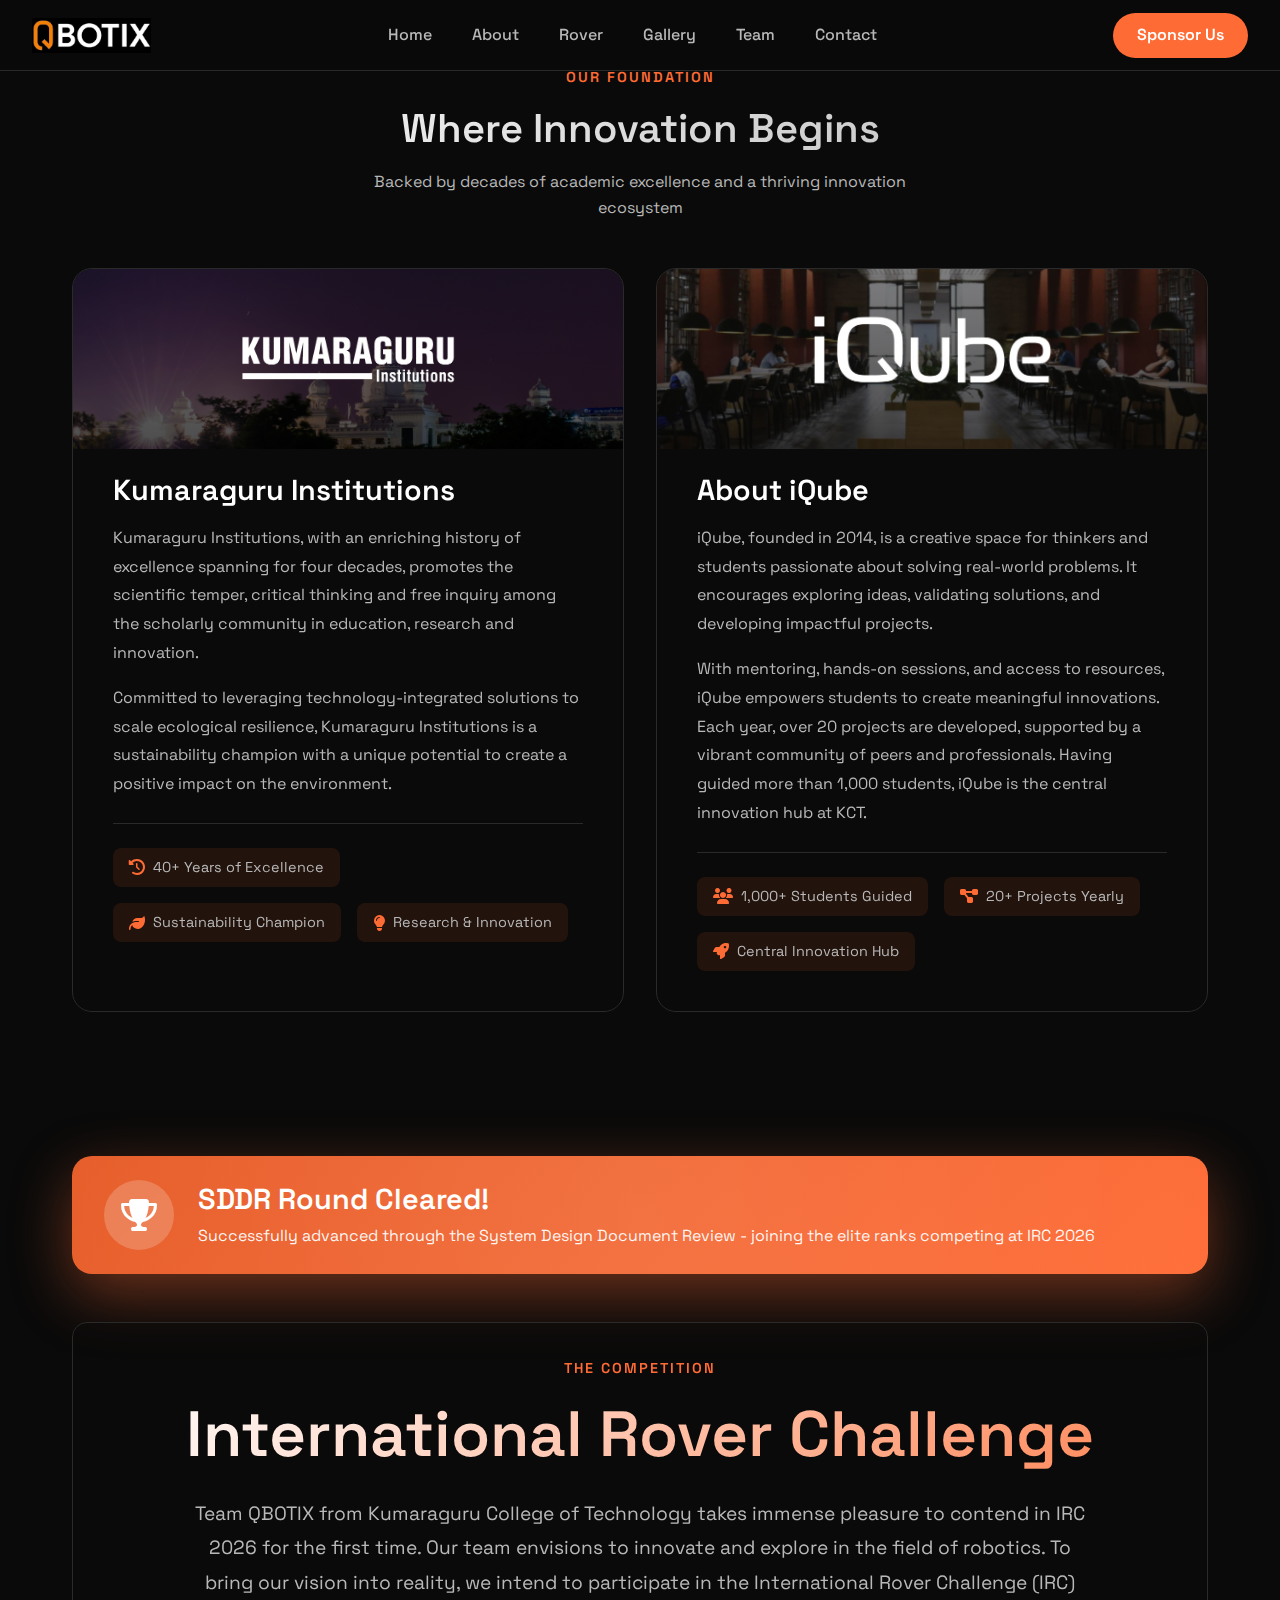
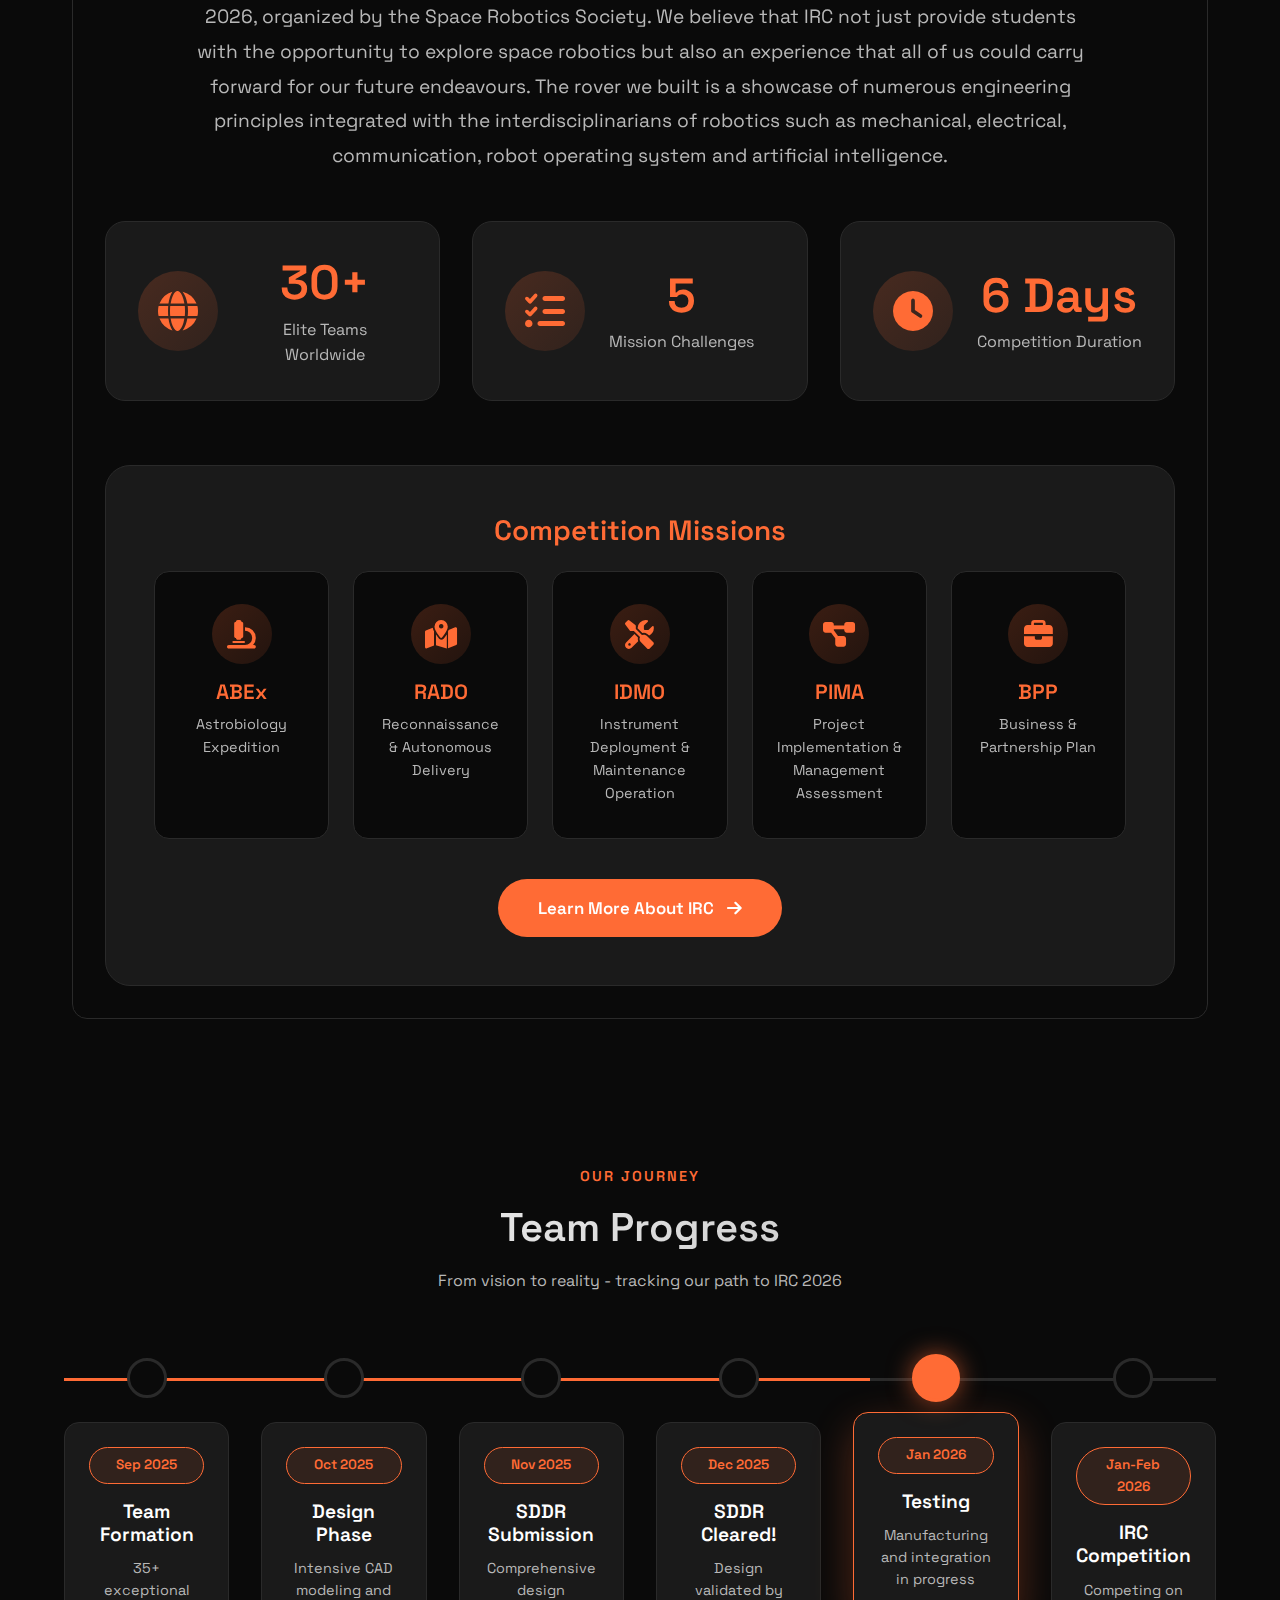
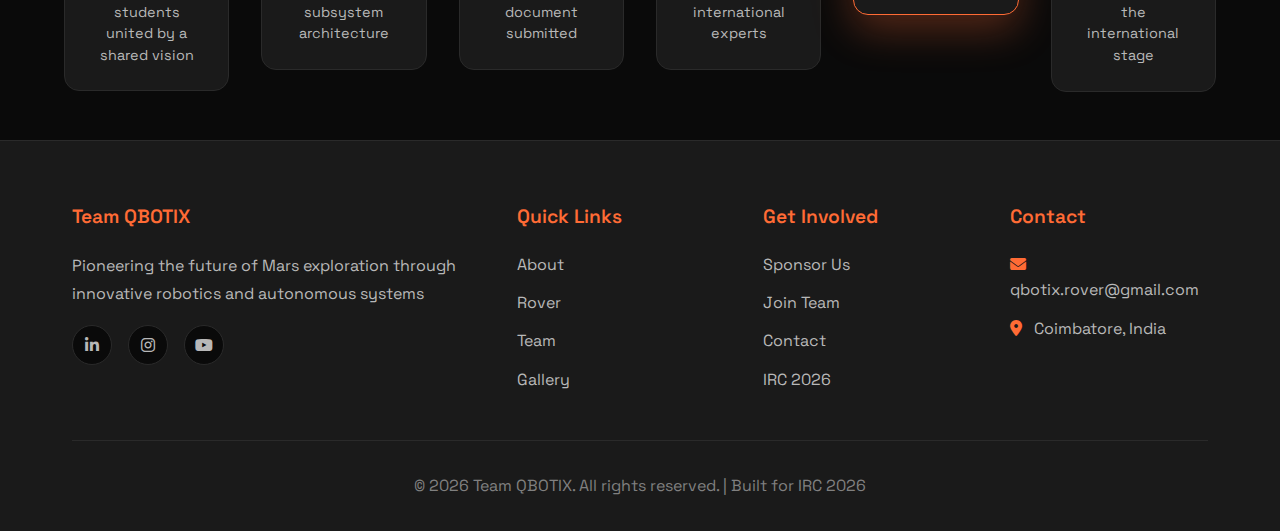
<file: about.html>
<!DOCTYPE html>
<html lang="en">
<head>
    <meta charset="UTF-8">
    <meta name="viewport" content="width=device-width, initial-scale=1.0">
    <title>About - QBOTIX</title>
    <meta name="description" content="Learn about Team QBOTIX and the International Rover Challenge">
    <link href="https://fonts.googleapis.com/css2?family=Space+Grotesk:wght@300;400;500;600;700&family=Poppins:wght@300;400;500;600;700&display=swap" rel="stylesheet">
    <link rel="stylesheet" href="styles.css">
    <link rel="stylesheet" href="https://cdnjs.cloudflare.com/ajax/libs/font-awesome/6.5.0/css/all.min.css">
</head>
<body class="about-page">
    <!-- Navigation -->
    <nav class="navbar">
        <div class="nav-container">
            <a href="index.html" class="logo">
                <img src="images/Qbotix logo.jpeg" alt="QBOTIX Logo" class="logo-img">
            </a>
            <ul class="nav-links" id="navLinks">
                <li><a href="index.html" class="nav-link">Home</a></li>
                <li><a href="about.html" class="nav-link">About</a></li>
                <li><a href="rover.html" class="nav-link">Rover</a></li>
                <li><a href="gallery.html" class="nav-link">Gallery</a></li>
                <li><a href="team.html" class="nav-link">Team</a></li>
                <li><a href="index.html#contact" class="nav-link">Contact</a></li>
            </ul>
            <a href="index.html#contact" class="nav-cta">Sponsor Us</a>
            <div class="hamburger" id="hamburger">
                <span></span>
                <span></span>
                <span></span>
            </div>
        </div>
    </nav>

    <!-- Institution & Innovation Hub Section -->
    <section class="institution-section">
        <div class="container">
            <div class="section-header">
                <span class="section-label">Our Foundation</span>
                <h2 class="section-title">Where Innovation Begins</h2>
                <p class="section-description">
                    Backed by decades of academic excellence and a thriving innovation ecosystem
                </p>
            </div>

            <div class="institution-grid">
                <!-- Kumaraguru Institutions Card -->
                <div class="institution-card">
                    <div class="institution-logo kumaraguru-logo">
                        <img src="images/kumaraguru logo.png" alt="Kumaraguru Institutions Logo">
                    </div>
                    <div class="institution-content">
                        <h3>Kumaraguru Institutions</h3>
                        <p>
                            Kumaraguru Institutions, with an enriching history of excellence spanning for four decades, promotes the scientific temper, critical thinking and free inquiry among the scholarly community in education, research and innovation.
                        </p>
                        <p>
                            Committed to leveraging technology-integrated solutions to scale ecological resilience, Kumaraguru Institutions is a sustainability champion with a unique potential to create a positive impact on the environment.
                        </p>
                        <div class="institution-highlights">
                            <div class="highlight-item">
                                <i class="fas fa-history"></i>
                                <span>40+ Years of Excellence</span>
                            </div>
                            <div class="highlight-item">
                                <i class="fas fa-leaf"></i>
                                <span>Sustainability Champion</span>
                            </div>
                            <div class="highlight-item">
                                <i class="fas fa-lightbulb"></i>
                                <span>Research & Innovation</span>
                            </div>
                        </div>
                    </div>
                </div>

                <!-- iQube Card -->
                <div class="institution-card">
                    <div class="institution-logo iqube-logo">
                        <img src="images/iqube logo.png" alt="iQube Logo">
                    </div>
                    <div class="institution-content">
                        <h3>About iQube</h3>
                        <p>
                            iQube, founded in 2014, is a creative space for thinkers and students passionate about solving real-world problems. It encourages exploring ideas, validating solutions, and developing impactful projects.
                        </p>
                        <p>
                            With mentoring, hands-on sessions, and access to resources, iQube empowers students to create meaningful innovations. Each year, over 20 projects are developed, supported by a vibrant community of peers and professionals. Having guided more than 1,000 students, iQube is the central innovation hub at KCT.
                        </p>
                        <div class="institution-highlights">
                            <div class="highlight-item">
                                <i class="fas fa-users"></i>
                                <span>1,000+ Students Guided</span>
                            </div>
                            <div class="highlight-item">
                                <i class="fas fa-project-diagram"></i>
                                <span>20+ Projects Yearly</span>
                            </div>
                            <div class="highlight-item">
                                <i class="fas fa-rocket"></i>
                                <span>Central Innovation Hub</span>
                            </div>
                        </div>
                    </div>
                </div>
            </div>
        </div>
    </section>

    <!-- About IRC Hero Section -->
    <section id="about" class="about-irc-hero">
        <div class="container">
            <!-- SDDR Achievement Banner -->
            <div class="sddr-achievement-banner">
                <div class="achievement-glow"></div>
                <div class="sddr-badge">
                    <i class="fas fa-trophy"></i>
                </div>
                <div class="sddr-content">
                    <h3>SDDR Round Cleared! </h3>
                    <p>Successfully advanced through the System Design Document Review - joining the elite ranks competing at IRC 2026</p>
                </div>
            </div>

            <!-- IRC Main Content -->
            <div class="irc-main-content">
                <div class="section-label">The Competition</div>
                <h1 class="page-main-title">International Rover Challenge</h1>
                <p class="page-main-description">
                    Team QBOTIX from Kumaraguru College of Technology takes immense pleasure to contend in IRC 2026 for the
                    first time. Our team envisions to innovate and explore in the field of robotics. To bring our vision into reality, we
                    intend to participate in the International Rover Challenge (IRC) 2026, organized by the Space Robotics Society.
                    We believe that IRC not just provide students with the opportunity to explore space robotics but also an experience
                    that all of us could carry forward for our future endeavours. The rover we built is a showcase of numerous
                    engineering principles integrated with the interdisciplinarians of robotics such as mechanical, electrical,
                    communication, robot operating system and artificial intelligence.
                </p>

                <!-- IRC Stats Grid -->
                <div class="irc-stats-grid">
                    <div class="irc-stat-card">
                        <div class="stat-icon-large">
                            <i class="fas fa-globe"></i>
                        </div>
                        <div class="stat-info-large">
                            <h3>30+</h3>
                            <p>Elite Teams Worldwide</p>
                        </div>
                    </div>
                    <div class="irc-stat-card">
                        <div class="stat-icon-large">
                            <i class="fas fa-tasks"></i>
                        </div>
                        <div class="stat-info-large">
                            <h3>5</h3>
                            <p>Mission Challenges</p>
                        </div>
                    </div>
                    <div class="irc-stat-card">
                        <div class="stat-icon-large">
                            <i class="fas fa-clock"></i>
                        </div>
                        <div class="stat-info-large">
                            <h3>6 Days</h3>
                            <p>Competition Duration</p>
                        </div>
                    </div>
                </div>

                <!-- IRC Missions Overview -->
                <div class="irc-missions-overview">
                    <h2 class="missions-title">Competition Missions</h2>
                    <div class="missions-grid">
                        <div class="mission-overview-card">
                            <div class="mission-icon-wrap">
                                <i class="fas fa-microscope"></i>
                            </div>
                            <h4>ABEx</h4>
                            <p>Astrobiology Expedition</p>
                        </div>
                        <div class="mission-overview-card">
                            <div class="mission-icon-wrap">
                                <i class="fas fa-map-marked-alt"></i>
                            </div>
                            <h4>RADO</h4>
                            <p>Reconnaissance & Autonomous Delivery</p>
                        </div>
                        <div class="mission-overview-card">
                            <div class="mission-icon-wrap">
                                <i class="fas fa-tools"></i>
                            </div>
                            <h4>IDMO</h4>
                            <p>Instrument Deployment & Maintenance Operation</p>
                        </div>
                        <div class="mission-overview-card">
                            <div class="mission-icon-wrap">
                                <i class="fas fa-project-diagram"></i>
                            </div>
                            <h4>PIMA</h4>
                            <p>Project Implementation & Management Assessment</p>
                        </div>
                        <div class="mission-overview-card">
                            <div class="mission-icon-wrap">
                                <i class="fas fa-briefcase"></i>
                            </div>
                            <h4>BPP</h4>
                            <p>Business & Partnership Plan</p>
                        </div>
                    </div>
                    <a href="https://www.roverchallenge.org" target="_blank" class="irc-website-btn">
                        <span>Learn More About IRC</span>
                        <i class="fas fa-arrow-right"></i>
                    </a>
                </div>
            </div>
        </div>
    </section>

    <!-- Horizontal Timeline Section -->
    <section class="horizontal-timeline-section">
        <div class="container-wide">
            <div class="section-header">
                <span class="section-label">Our Journey</span>
                <h2 class="section-title">Team Progress</h2>
                <p class="section-description">
                    From vision to reality - tracking our path to IRC 2026
                </p>
            </div>

            <div class="horizontal-timeline">
                <div class="timeline-track"></div>
                
                <div class="h-timeline-item">
                    <div class="h-timeline-dot"></div>
                    <div class="h-timeline-card">
                        <div class="h-timeline-date">Sep 2025</div>
                        <h3>Team Formation</h3>
                        <p>35+ exceptional students united by a shared vision</p>
                    </div>
                </div>

                <div class="h-timeline-item">
                    <div class="h-timeline-dot"></div>
                    <div class="h-timeline-card">
                        <div class="h-timeline-date">Oct 2025</div>
                        <h3>Design Phase</h3>
                        <p>Intensive CAD modeling and subsystem architecture</p>
                    </div>
                </div>

                <div class="h-timeline-item">
                    <div class="h-timeline-dot"></div>
                    <div class="h-timeline-card">
                        <div class="h-timeline-date">Nov 2025</div>
                        <h3>SDDR Submission</h3>
                        <p>Comprehensive design document submitted</p>
                    </div>
                </div>

                <div class="h-timeline-item">
                    <div class="h-timeline-dot"></div>
                    <div class="h-timeline-card">
                        <div class="h-timeline-date">Dec 2025</div>
                        <h3>SDDR Cleared! </h3>
                        <p>Design validated by international experts</p>
                    </div>
                </div>

                <div class="h-timeline-item active">
                    <div class="h-timeline-dot"></div>
                    <div class="h-timeline-card">
                        <div class="h-timeline-date">Jan 2026</div>
                        <h3>Testing</h3>
                        <p>Manufacturing and integration in progress</p>
                    </div>
                </div>

                <div class="h-timeline-item">
                    <div class="h-timeline-dot"></div>
                    <div class="h-timeline-card">
                        <div class="h-timeline-date">Jan-Feb 2026</div>
                        <h3>IRC Competition</h3>
                        <p>Competing on the international stage</p>
                    </div>
                </div>
            </div>
        </div>
    </section>

    <!-- Footer -->
    <footer class="footer">
        <div class="container">
            <div class="footer-grid">
                <div class="footer-col">
                    <h4>Team QBOTIX</h4>
                    <p>Pioneering the future of Mars exploration through innovative robotics and autonomous systems</p>
                    <div class="footer-social">
                        <a href="https://www.linkedin.com/company/team-qbotix-rover" target="_blank"><i class="fab fa-linkedin-in"></i></a>
                        <a href="https://www.instagram.com/team_qbotix.rover/" target="_blank"><i class="fab fa-instagram"></i></a>
                        <a href="https://www.youtube.com/@qbotix-rover" target="_blank"><i class="fab fa-youtube"></i></a>
                    </div>
                </div>
                <div class="footer-col">
                    <h4>Quick Links</h4>
                    <ul>
                        <li><a href="about.html">About</a></li>
                        <li><a href="rover.html">Rover</a></li>
                        <li><a href="team.html">Team</a></li>
                        <li><a href="gallery.html">Gallery</a></li>
                    </ul>
                </div>
                <div class="footer-col">
                    <h4>Get Involved</h4>
                    <ul>
                        <li><a href="index.html#contact">Sponsor Us</a></li>
                        <li><a href="index.html#contact">Join Team</a></li>
                        <li><a href="index.html#contact">Contact</a></li>
                        <li><a href="index.html">IRC 2026</a></li>
                    </ul>
                </div>
                <div class="footer-col">
                    <h4>Contact</h4>
                    <ul>
                        <li><i class="fas fa-envelope"></i> qbotix.rover@gmail.com</li>
                        <li><i class="fas fa-map-marker-alt"></i> Coimbatore, India</li>
                    </ul>
                </div>
            </div>
            <div class="footer-bottom">
                <p>&copy; 2026 Team QBOTIX. All rights reserved. | Built for IRC 2026</p>
            </div>
        </div>
    </footer>

    <script src="script.js"></script>
</body>
</html>
</file>
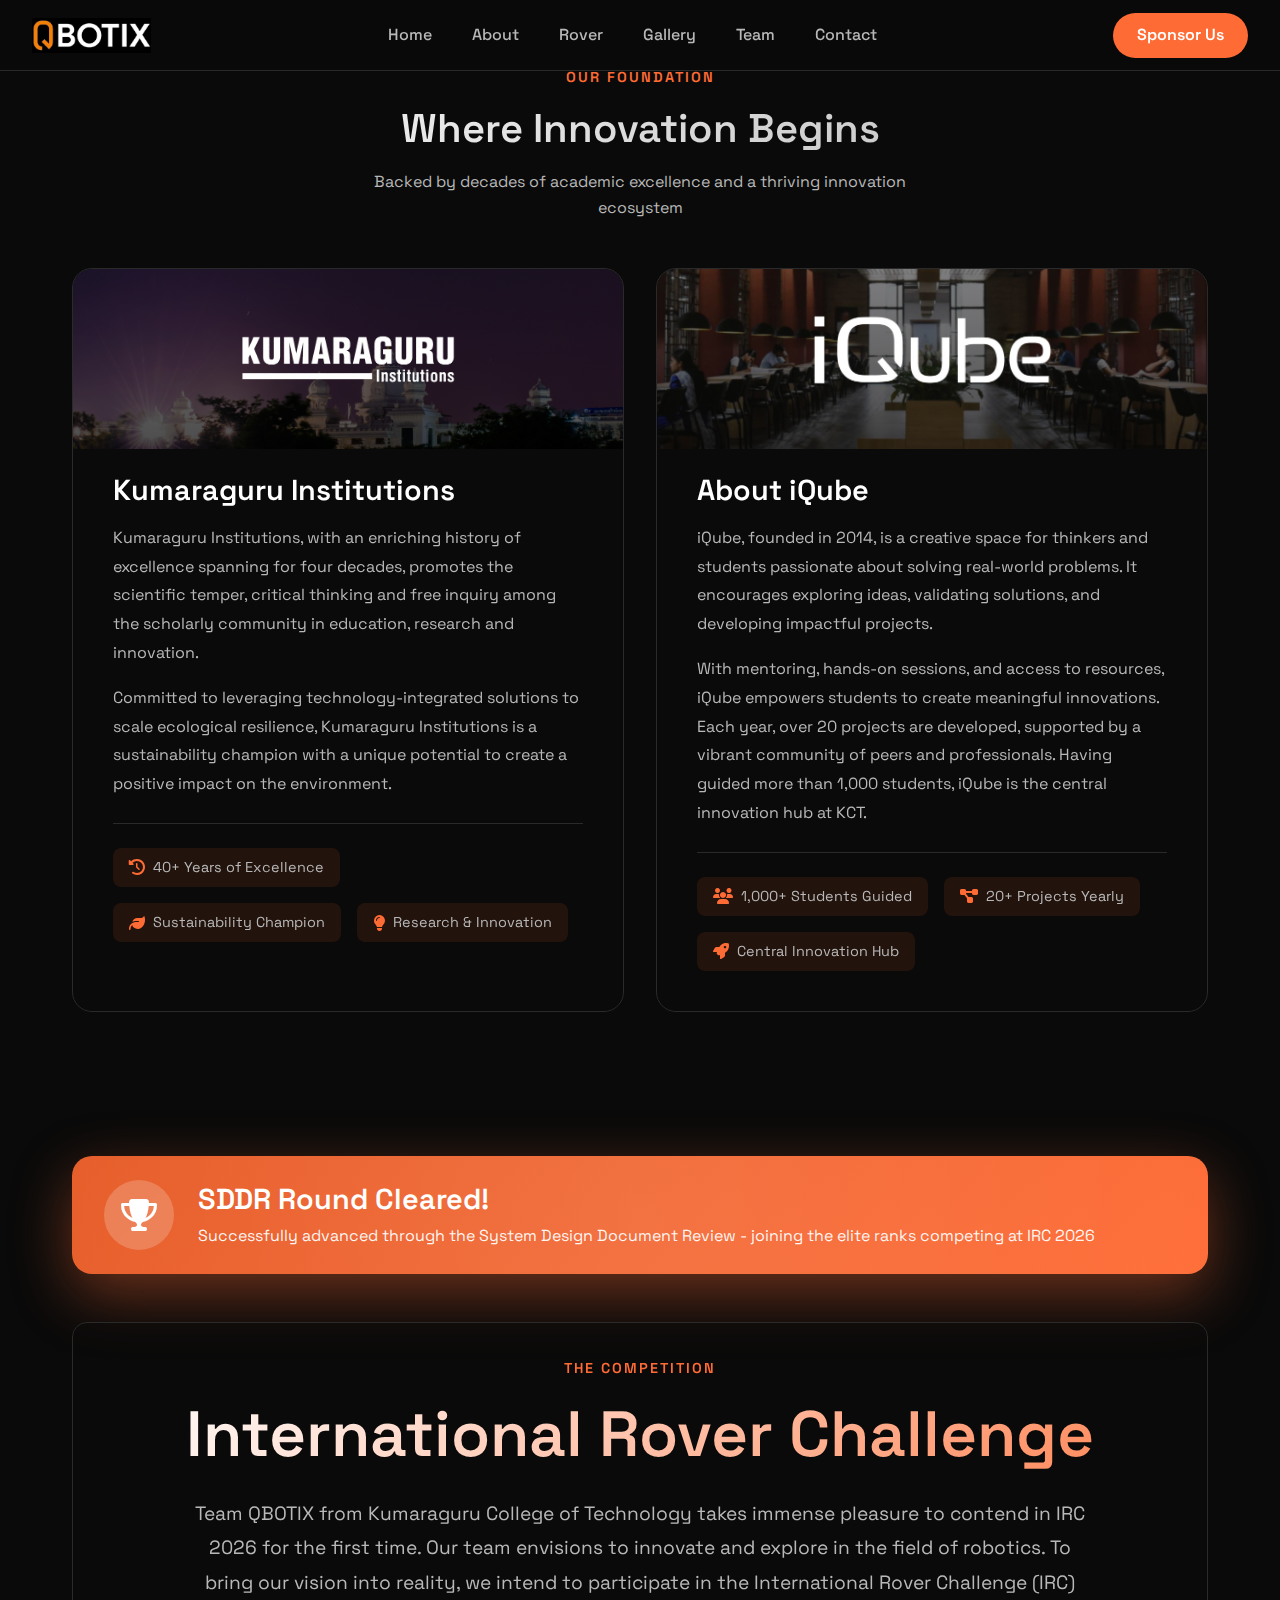
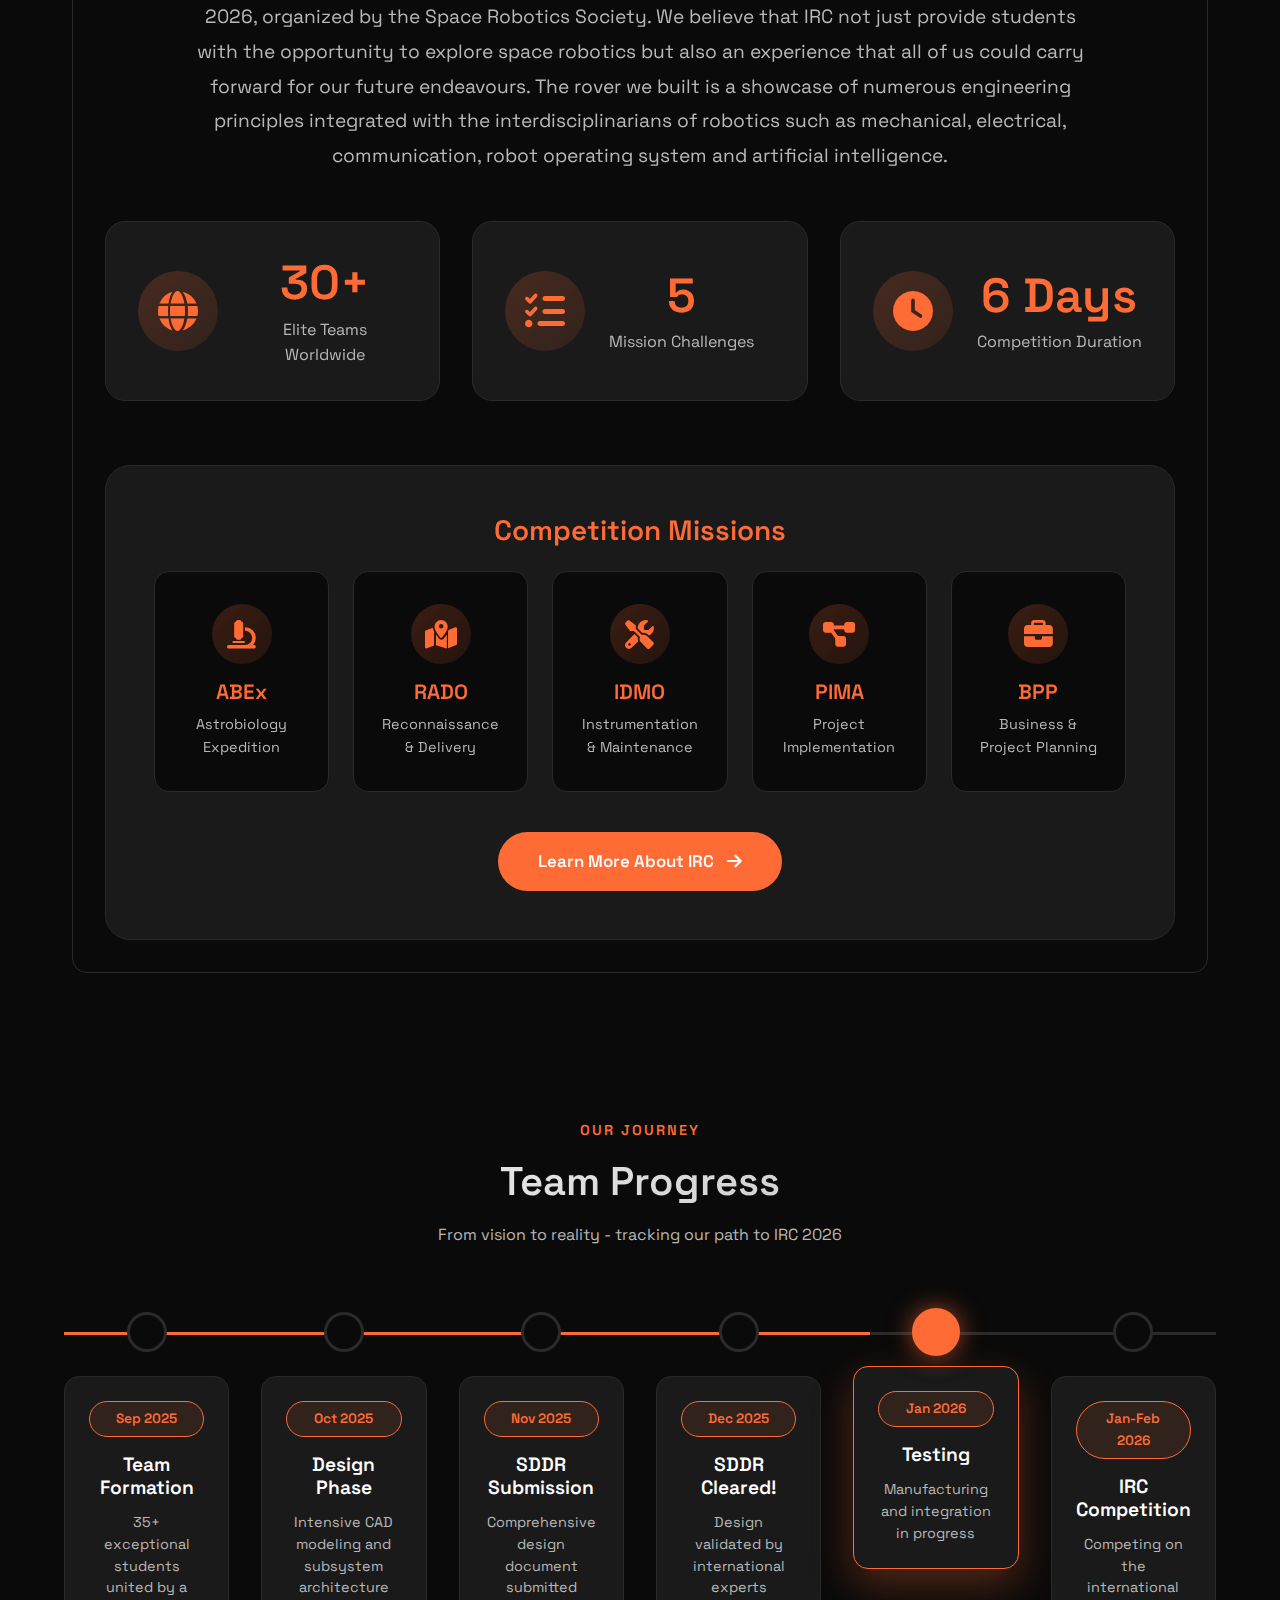
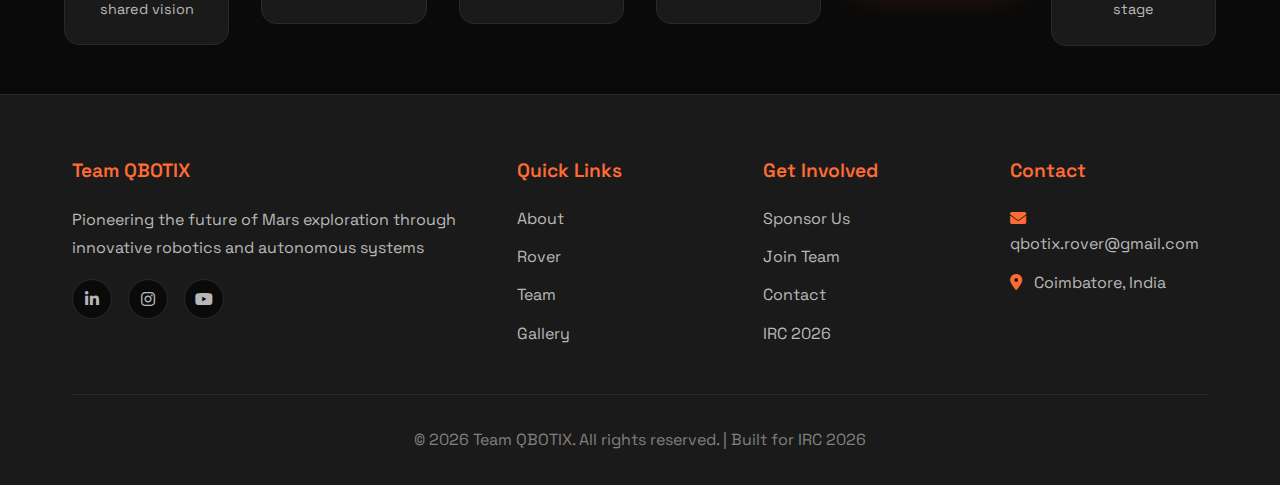
<file: rover/about.html>
<!DOCTYPE html>
<html lang="en">
<head>
    <meta charset="UTF-8">
    <meta name="viewport" content="width=device-width, initial-scale=1.0">
    <title>About - QBOTIX</title>
    <meta name="description" content="Learn about Team QBOTIX and the International Rover Challenge">
    <link href="https://fonts.googleapis.com/css2?family=Space+Grotesk:wght@300;400;500;600;700&family=Poppins:wght@300;400;500;600;700&display=swap" rel="stylesheet">
    <link rel="stylesheet" href="styles.css">
    <link rel="stylesheet" href="https://cdnjs.cloudflare.com/ajax/libs/font-awesome/6.5.0/css/all.min.css">
</head>
<body class="about-page">
    <!-- Navigation -->
    <nav class="navbar">
        <div class="nav-container">
            <a href="index.html" class="logo">
                <img src="images/Qbotix logo.jpeg" alt="QBOTIX Logo" class="logo-img">
            </a>
            <ul class="nav-links" id="navLinks">
                <li><a href="index.html" class="nav-link">Home</a></li>
                <li><a href="about.html" class="nav-link">About</a></li>
                <li><a href="rover.html" class="nav-link">Rover</a></li>
                <li><a href="gallery.html" class="nav-link">Gallery</a></li>
                <li><a href="team.html" class="nav-link">Team</a></li>
                <li><a href="index.html#contact" class="nav-link">Contact</a></li>
            </ul>
            <a href="index.html#contact" class="nav-cta">Sponsor Us</a>
            <div class="hamburger" id="hamburger">
                <span></span>
                <span></span>
                <span></span>
            </div>
        </div>
    </nav>

    <!-- Institution & Innovation Hub Section -->
    <section class="institution-section">
        <div class="container">
            <div class="section-header">
                <span class="section-label">Our Foundation</span>
                <h2 class="section-title">Where Innovation Begins</h2>
                <p class="section-description">
                    Backed by decades of academic excellence and a thriving innovation ecosystem
                </p>
            </div>

            <div class="institution-grid">
                <!-- Kumaraguru Institutions Card -->
                <div class="institution-card">
                    <div class="institution-logo kumaraguru-logo">
                        <img src="images/kumaraguru logo.png" alt="Kumaraguru Institutions Logo">
                    </div>
                    <div class="institution-content">
                        <h3>Kumaraguru Institutions</h3>
                        <p>
                            Kumaraguru Institutions, with an enriching history of excellence spanning for four decades, promotes the scientific temper, critical thinking and free inquiry among the scholarly community in education, research and innovation.
                        </p>
                        <p>
                            Committed to leveraging technology-integrated solutions to scale ecological resilience, Kumaraguru Institutions is a sustainability champion with a unique potential to create a positive impact on the environment.
                        </p>
                        <div class="institution-highlights">
                            <div class="highlight-item">
                                <i class="fas fa-history"></i>
                                <span>40+ Years of Excellence</span>
                            </div>
                            <div class="highlight-item">
                                <i class="fas fa-leaf"></i>
                                <span>Sustainability Champion</span>
                            </div>
                            <div class="highlight-item">
                                <i class="fas fa-lightbulb"></i>
                                <span>Research & Innovation</span>
                            </div>
                        </div>
                    </div>
                </div>

                <!-- iQube Card -->
                <div class="institution-card">
                    <div class="institution-logo iqube-logo">
                        <img src="images/iqube logo.png" alt="iQube Logo">
                    </div>
                    <div class="institution-content">
                        <h3>About iQube</h3>
                        <p>
                            iQube, founded in 2014, is a creative space for thinkers and students passionate about solving real-world problems. It encourages exploring ideas, validating solutions, and developing impactful projects.
                        </p>
                        <p>
                            With mentoring, hands-on sessions, and access to resources, iQube empowers students to create meaningful innovations. Each year, over 20 projects are developed, supported by a vibrant community of peers and professionals. Having guided more than 1,000 students, iQube is the central innovation hub at KCT.
                        </p>
                        <div class="institution-highlights">
                            <div class="highlight-item">
                                <i class="fas fa-users"></i>
                                <span>1,000+ Students Guided</span>
                            </div>
                            <div class="highlight-item">
                                <i class="fas fa-project-diagram"></i>
                                <span>20+ Projects Yearly</span>
                            </div>
                            <div class="highlight-item">
                                <i class="fas fa-rocket"></i>
                                <span>Central Innovation Hub</span>
                            </div>
                        </div>
                    </div>
                </div>
            </div>
        </div>
    </section>

    <!-- About IRC Hero Section -->
    <section id="about" class="about-irc-hero">
        <div class="container">
            <!-- SDDR Achievement Banner -->
            <div class="sddr-achievement-banner">
                <div class="achievement-glow"></div>
                <div class="sddr-badge">
                    <i class="fas fa-trophy"></i>
                </div>
                <div class="sddr-content">
                    <h3>SDDR Round Cleared! </h3>
                    <p>Successfully advanced through the System Design Document Review - joining the elite ranks competing at IRC 2026</p>
                </div>
            </div>

            <!-- IRC Main Content -->
            <div class="irc-main-content">
                <div class="section-label">The Competition</div>
                <h1 class="page-main-title">International Rover Challenge</h1>
                <p class="page-main-description">
                    Team QBOTIX from Kumaraguru College of Technology takes immense pleasure to contend in IRC 2026 for the
                    first time. Our team envisions to innovate and explore in the field of robotics. To bring our vision into reality, we
                    intend to participate in the International Rover Challenge (IRC) 2026, organized by the Space Robotics Society.
                    We believe that IRC not just provide students with the opportunity to explore space robotics but also an experience
                    that all of us could carry forward for our future endeavours. The rover we built is a showcase of numerous
                    engineering principles integrated with the interdisciplinarians of robotics such as mechanical, electrical,
                    communication, robot operating system and artificial intelligence.
                </p>

                <!-- IRC Stats Grid -->
                <div class="irc-stats-grid">
                    <div class="irc-stat-card">
                        <div class="stat-icon-large">
                            <i class="fas fa-globe"></i>
                        </div>
                        <div class="stat-info-large">
                            <h3>30+</h3>
                            <p>Elite Teams Worldwide</p>
                        </div>
                    </div>
                    <div class="irc-stat-card">
                        <div class="stat-icon-large">
                            <i class="fas fa-tasks"></i>
                        </div>
                        <div class="stat-info-large">
                            <h3>5</h3>
                            <p>Mission Challenges</p>
                        </div>
                    </div>
                    <div class="irc-stat-card">
                        <div class="stat-icon-large">
                            <i class="fas fa-clock"></i>
                        </div>
                        <div class="stat-info-large">
                            <h3>6 Days</h3>
                            <p>Competition Duration</p>
                        </div>
                    </div>
                </div>

                <!-- IRC Missions Overview -->
                <div class="irc-missions-overview">
                    <h2 class="missions-title">Competition Missions</h2>
                    <div class="missions-grid">
                        <div class="mission-overview-card">
                            <div class="mission-icon-wrap">
                                <i class="fas fa-microscope"></i>
                            </div>
                            <h4>ABEx</h4>
                            <p>Astrobiology Expedition</p>
                        </div>
                        <div class="mission-overview-card">
                            <div class="mission-icon-wrap">
                                <i class="fas fa-map-marked-alt"></i>
                            </div>
                            <h4>RADO</h4>
                            <p>Reconnaissance & Delivery</p>
                        </div>
                        <div class="mission-overview-card">
                            <div class="mission-icon-wrap">
                                <i class="fas fa-tools"></i>
                            </div>
                            <h4>IDMO</h4>
                            <p>Instrumentation & Maintenance</p>
                        </div>
                        <div class="mission-overview-card">
                            <div class="mission-icon-wrap">
                                <i class="fas fa-project-diagram"></i>
                            </div>
                            <h4>PIMA</h4>
                            <p>Project Implementation</p>
                        </div>
                        <div class="mission-overview-card">
                            <div class="mission-icon-wrap">
                                <i class="fas fa-briefcase"></i>
                            </div>
                            <h4>BPP</h4>
                            <p>Business & Project Planning</p>
                        </div>
                    </div>
                    <a href="https://www.roverchallenge.org" target="_blank" class="irc-website-btn">
                        <span>Learn More About IRC</span>
                        <i class="fas fa-arrow-right"></i>
                    </a>
                </div>
            </div>
        </div>
    </section>

    <!-- Horizontal Timeline Section -->
    <section class="horizontal-timeline-section">
        <div class="container-wide">
            <div class="section-header">
                <span class="section-label">Our Journey</span>
                <h2 class="section-title">Team Progress</h2>
                <p class="section-description">
                    From vision to reality - tracking our path to IRC 2026
                </p>
            </div>

            <div class="horizontal-timeline">
                <div class="timeline-track"></div>
                
                <div class="h-timeline-item">
                    <div class="h-timeline-dot"></div>
                    <div class="h-timeline-card">
                        <div class="h-timeline-date">Sep 2025</div>
                        <h3>Team Formation</h3>
                        <p>35+ exceptional students united by a shared vision</p>
                    </div>
                </div>

                <div class="h-timeline-item">
                    <div class="h-timeline-dot"></div>
                    <div class="h-timeline-card">
                        <div class="h-timeline-date">Oct 2025</div>
                        <h3>Design Phase</h3>
                        <p>Intensive CAD modeling and subsystem architecture</p>
                    </div>
                </div>

                <div class="h-timeline-item">
                    <div class="h-timeline-dot"></div>
                    <div class="h-timeline-card">
                        <div class="h-timeline-date">Nov 2025</div>
                        <h3>SDDR Submission</h3>
                        <p>Comprehensive design document submitted</p>
                    </div>
                </div>

                <div class="h-timeline-item">
                    <div class="h-timeline-dot"></div>
                    <div class="h-timeline-card">
                        <div class="h-timeline-date">Dec 2025</div>
                        <h3>SDDR Cleared! </h3>
                        <p>Design validated by international experts</p>
                    </div>
                </div>

                <div class="h-timeline-item active">
                    <div class="h-timeline-dot"></div>
                    <div class="h-timeline-card">
                        <div class="h-timeline-date">Jan 2026</div>
                        <h3>Testing</h3>
                        <p>Manufacturing and integration in progress</p>
                    </div>
                </div>

                <div class="h-timeline-item">
                    <div class="h-timeline-dot"></div>
                    <div class="h-timeline-card">
                        <div class="h-timeline-date">Jan-Feb 2026</div>
                        <h3>IRC Competition</h3>
                        <p>Competing on the international stage</p>
                    </div>
                </div>
            </div>
        </div>
    </section>

    <!-- Footer -->
    <footer class="footer">
        <div class="container">
            <div class="footer-grid">
                <div class="footer-col">
                    <h4>Team QBOTIX</h4>
                    <p>Pioneering the future of Mars exploration through innovative robotics and autonomous systems</p>
                    <div class="footer-social">
                        <a href="https://www.linkedin.com/company/team-qbotix-rover" target="_blank"><i class="fab fa-linkedin-in"></i></a>
                        <a href="https://www.instagram.com/team_qbotix.rover/" target="_blank"><i class="fab fa-instagram"></i></a>
                        <a href="https://www.youtube.com/@qbotix-rover" target="_blank"><i class="fab fa-youtube"></i></a>
                    </div>
                </div>
                <div class="footer-col">
                    <h4>Quick Links</h4>
                    <ul>
                        <li><a href="about.html">About</a></li>
                        <li><a href="rover.html">Rover</a></li>
                        <li><a href="team.html">Team</a></li>
                        <li><a href="gallery.html">Gallery</a></li>
                    </ul>
                </div>
                <div class="footer-col">
                    <h4>Get Involved</h4>
                    <ul>
                        <li><a href="index.html#contact">Sponsor Us</a></li>
                        <li><a href="index.html#contact">Join Team</a></li>
                        <li><a href="index.html#contact">Contact</a></li>
                        <li><a href="index.html">IRC 2026</a></li>
                    </ul>
                </div>
                <div class="footer-col">
                    <h4>Contact</h4>
                    <ul>
                        <li><i class="fas fa-envelope"></i> qbotix.rover@gmail.com</li>
                        <li><i class="fas fa-map-marker-alt"></i> Coimbatore, India</li>
                    </ul>
                </div>
            </div>
            <div class="footer-bottom">
                <p>&copy; 2026 Team QBOTIX. All rights reserved. | Built for IRC 2026</p>
            </div>
        </div>
    </footer>

    <script src="script.js"></script>
</body>
</html>
</file>
<file: styles.css>
/* Mentor Card Customization */


.player-card.mentor .player-info {
    display: flex;
    flex-direction: column;
    align-items: center;
    justify-content: center;
    margin-top: 18px;
}

.player-card.mentor .player-name {
    font-weight: bold;
    color: #fff;
    font-size: 1.02rem;
    text-align: center;
    margin-bottom: 0.3em;
    line-height: 1.2;
}

.player-card.captain .player-name {
    font-weight: bold;
    color: #fff;
    font-size: 1.02rem;
    text-align: center;
    margin-bottom: 0.3em;
    line-height: 1.2;
}

.player-card.mentor .player-role-title {
    color: #ffe14a;
    font-size: 1.05rem;
    font-weight: bold;
    text-align: center;
    margin-bottom: 0.3em;
    letter-spacing: 0.5px;
    text-transform: uppercase;
}

.player-card.mentor .player-role-description {
    color: #fff;
    font-size: 1.05rem;
    font-weight: 400;
    text-align: center;
    margin-bottom: 0.3em;
    letter-spacing: 0.5px;
}

/* Ensure all mentor text is vertically stacked and centered */
.player-card.mentor {
    display: flex;
    flex-direction: column;
    align-items: center;
    justify-content: flex-start;
}

/* Captain/Lead Highlight */
.player-card.captain .player-role {
    color: #ffe14a;
    font-weight: bold;
    text-transform: uppercase;
    font-size: 1.05rem;
    margin-top: 8px;
    letter-spacing: 1px;
}
/* ===== RESET & ROOT ===== */
* {
    margin: 0;
    padding: 0;
    box-sizing: border-box;
}

:root {
    --orange: #FF6B35;
    --orange-light: #FF8555;
    --orange-dark: #E55A25;
    --black: #0A0A0A;
    --black-light: #1A1A1A;
    --white: #FFFFFF;
    --white-dim: #F5F5F5;
    --gray: #808080;
    --gray-light: #B8B8B8;
    --gray-dark: #2A2A2A;
}

html {
    scroll-behavior: smooth;
}

body {
    font-family: 'Space Grotesk', sans-serif;
    background: var(--black);
    color: var(--white);
    line-height: 1.6;
}

h1, h2, h3, h4, h5, h6 {
    font-family: 'Space Grotesk', sans-serif;
    font-weight: 600;
    line-height: 1.2;
}

a {
    text-decoration: none;
    color: inherit;
}

img {
    max-width: 100%;
    display: block;
}

/* ===== UTILITIES ===== */
.container {
    max-width: 1200px;
    margin: 0 auto;
    padding: 0 2rem;
}

.section-header {
    text-align: center;
    margin-bottom: 3rem;
}

.section-label {
    display: inline-block;
    color: var(--orange);
    font-size: 0.9rem;
    font-weight: 600;
    letter-spacing: 2px;
    text-transform: uppercase;
    margin-bottom: 1rem;
}

.section-title {
    font-size: 2.5rem;
    margin-bottom: 1rem;
    background: linear-gradient(135deg, var(--white) 0%, var(--gray-light) 100%);
    -webkit-background-clip: text;
    -webkit-text-fill-color: transparent;
    background-clip: text;
}

.section-description {
    color: var(--gray-light);
    font-size: 1rem;
    max-width: 600px;
    margin: 0 auto;
}

/* ===== BUTTONS ===== */
.btn {
    display: inline-flex;
    align-items: center;
    gap: 0.5rem;
    padding: 0.9rem 2rem;
    border-radius: 50px;
    font-family: 'Space Grotesk', sans-serif;
    font-weight: 600;
    font-size: 1rem;
    border: none;
    cursor: pointer;
    transition: all 0.3s ease;
    position: relative;
    overflow: hidden;
}

.btn::before {
    content: '';
    position: absolute;
    top: 50%;
    left: 50%;
    width: 0;
    height: 0;
    border-radius: 50%;
    background: rgba(255, 255, 255, 0.1);
    transform: translate(-50%, -50%);
    transition: width 0.6s, height 0.6s;
}

.btn:hover::before {
    width: 300px;
    height: 300px;
}

.btn-primary {
    background: var(--orange);
    color: var(--white);
    box-shadow: 0 4px 15px rgba(255, 107, 53, 0.3);
}

.btn-primary:hover {
    background: var(--orange-dark);
    transform: translateY(-2px);
    box-shadow: 0 6px 20px rgba(255, 107, 53, 0.4);
}

.btn-secondary {
    background: transparent;
    color: var(--white);
    border: 2px solid var(--orange);
}

.btn-secondary:hover {
    background: var(--orange);
    transform: translateY(-2px);
}

/* ===== ANIMATED BACKGROUND ===== */
.bg-animation {
    position: fixed;
    top: 0;
    left: 0;
    width: 100%;
    height: 100%;
    z-index: 1;
    overflow: hidden;
}

/* Particles removed */

/* ===== NAVIGATION ===== */
.navbar {
    position: fixed;
    top: 0;
    width: 100%;
    z-index: 1000;
    background: rgba(10, 10, 10, 0.95);
    backdrop-filter: blur(10px);
    border-bottom: 1px solid var(--gray-dark);
    transition: all 0.3s ease;
}

.nav-container {
    max-width: 1400px;
    margin: 0 auto;
    padding: 0.8rem 2rem;
    display: flex;
    align-items: center;
    justify-content: space-between;
}

.logo {
    font-size: 1.8rem;
    font-weight: 700;
    display: flex;
    align-items: center;
    gap: 0.2rem;
}

.logo-img {
    height: 35px;
    width: auto;
    object-fit: contain;
    transition: transform 0.3s ease;
}

.logo-img:hover {
    transform: scale(1.05);
}

.logo-q {
    color: var(--orange);
}

.logo-text {
    color: var(--white);
}

.nav-links {
    display: flex;
    gap: 2.5rem;
    list-style: none;
}

.nav-link {
    color: var(--gray-light);
    font-weight: 500;
    position: relative;
    transition: color 0.3s ease;
}

.nav-link::after {
    content: '';
    position: absolute;
    bottom: -5px;
    left: 0;
    width: 0;
    height: 2px;
    background: var(--orange);
    transition: width 0.3s ease;
}

.nav-link:hover,
.nav-link.active {
    color: var(--white);
}

.nav-link:hover::after,
.nav-link.active::after {
    width: 100%;
}

.nav-cta {
    display: inline-block;
    background: var(--orange);
    color: var(--white);
    padding: 0.6rem 1.5rem;
    border-radius: 50px;
    font-family: 'Space Grotesk', sans-serif;
    font-weight: 600;
    border: none;
    cursor: pointer;
    transition: all 0.3s ease;
}

.nav-cta:hover {
    background: var(--orange-dark);
    transform: translateY(-2px);
    box-shadow: 0 4px 15px rgba(255, 107, 53, 0.4);
}

.hamburger {
    display: none;
    flex-direction: column;
    gap: 5px;
    cursor: pointer;
}

.hamburger span {
    width: 25px;
    height: 3px;
    background: var(--orange);
    border-radius: 2px;
    transition: all 0.3s ease;
}

/* ===== HERO SECTION ===== */
.hero {
    min-height: 100vh;
    display: flex;
    align-items: center;
    justify-content: center;
    position: relative;
    padding: 2rem 2rem 4rem;
    overflow: hidden;
    background: url('images/rover website background.png') no-repeat center center/cover;
}

.hero-overlay {
    position: absolute;
    top: 0;
    left: 0;
    right: 0;
    bottom: 0;
    background: transparent;
    z-index: 1;
}

.hero-container {
    max-width: 1200px;
    margin: 0 auto;
    display: grid;
    grid-template-columns: 1fr 1.2fr;
    gap: 3rem;
    align-items: center;
    position: relative;
    z-index: 2;
}

.hero-content {
    animation: fadeInLeft 1s ease;
}

.hero-badge {
    display: inline-flex;
    align-items: center;
    gap: 0.5rem;
    background: rgba(255, 107, 53, 0.1);
    border: 1px solid var(--orange);
    padding: 0.5rem 1rem;
    border-radius: 50px;
    font-size: 0.85rem;
    color: var(--orange);
    margin-bottom: 2rem;
}

.pulse-dot {
    width: 8px;
    height: 8px;
    background: var(--orange);
    border-radius: 50%;
    animation: pulse 2s infinite;
}

@keyframes pulse {
    0%, 100% {
        opacity: 1;
        transform: scale(1);
    }
    50% {
        opacity: 0.5;
        transform: scale(1.2);
    }
}

.hero-title {
    font-size: 3rem;
    line-height: 1.1;
    margin-bottom: 1.5rem;
    display: flex;
    flex-direction: column;
    gap: 0.3rem;
}

.title-line {
    display: block;
}

.title-highlight {
    color: var(--orange);
    display: block;
}

.hero-description {
    font-size: 1.1rem;
    color: var(--gray-light);
    margin-bottom: 2rem;
    max-width: 600px;
}

.hero-buttons {
    display: flex;
    gap: 1rem;
    margin-bottom: 2.5rem;
}

.hero-stats {
    display: flex;
    align-items: center;
    gap: 2rem;
}

.stat-item {
    display: flex;
    flex-direction: column;
}

.stat-number {
    font-size: 1.75rem;
    font-weight: 700;
    color: var(--orange);
}

.stat-label {
    font-size: 0.9rem;
    color: var(--gray-light);
}

.stat-divider {
    width: 1px;
    height: 40px;
    background: var(--gray-dark);
}

.rover-placeholder,
.gallery-placeholder,
.about-placeholder {
    background: var(--black-light);
    border: 2px dashed var(--gray-dark);
    border-radius: 20px;
    aspect-ratio: 1;
    display: flex;
    flex-direction: column;
    align-items: center;
    justify-content: center;
    color: var(--gray);
    transition: all 0.3s ease;
}

.rover-placeholder:hover,
.gallery-placeholder:hover,
.about-placeholder:hover {
    border-color: var(--orange);
    background: rgba(255, 107, 53, 0.05);
}

.rover-placeholder i,
.gallery-placeholder i,
.about-placeholder i {
    font-size: 5rem;
    margin-bottom: 1rem;
    color: var(--orange);
}

.scroll-indicator {
    position: absolute;
    bottom: 2rem;
    left: 50%;
    transform: translateX(-50%);
    display: flex;
    flex-direction: column;
    align-items: center;
    gap: 0.5rem;
    color: var(--gray-light);
    font-size: 0.85rem;
    z-index: 2;
}

.scroll-arrow {
    width: 20px;
    height: 30px;
    border: 2px solid var(--orange);
    border-radius: 15px;
    position: relative;
}

.scroll-arrow::after {
    content: '';
    position: absolute;
    top: 8px;
    left: 50%;
    transform: translateX(-50%);
    width: 4px;
    height: 8px;
    background: var(--orange);
    border-radius: 2px;
    animation: scroll-down 2s infinite;
}

@keyframes scroll-down {
    0%, 100% {
        transform: translateX(-50%) translateY(0);
        opacity: 1;
    }
    50% {
        transform: translateX(-50%) translateY(10px);
        opacity: 0;
    }
}

/* ===== IRC SECTION ===== */
.irc-section {
    padding: 4rem 0;
    padding-top: 8rem;
    background: var(--black-light);
}

.irc-grid {
    display: grid;
    grid-template-columns: repeat(auto-fit, minmax(250px, 1fr));
    gap: 1.5rem;
    margin-bottom: 3rem;
}

.irc-card {
    background: var(--black);
    border: 1px solid var(--gray-dark);
    border-radius: 15px;
    padding: 2rem 1.5rem;
    text-align: center;
    transition: all 0.3s ease;
    position: relative;
    overflow: hidden;
}

.irc-card::before {
    content: '';
    position: absolute;
    top: 0;
    left: 0;
    right: 0;
    height: 3px;
    background: var(--orange);
    transform: scaleX(0);
    transition: transform 0.3s ease;
}

.irc-card:hover {
    transform: translateY(-5px);
    border-color: var(--orange);
    box-shadow: 0 10px 30px rgba(255, 107, 53, 0.2);
}

.irc-card:hover::before {
    transform: scaleX(1);
}

.irc-icon {
    width: 80px;
    height: 80px;
    margin: 0 auto 1.5rem;
    background: linear-gradient(135deg, rgba(255, 107, 53, 0.1), rgba(255, 107, 53, 0.05));
    border-radius: 50%;
    display: flex;
    align-items: center;
    justify-content: center;
    font-size: 2rem;
    color: var(--orange);
}

.irc-number {
    font-size: 2.5rem;
    color: var(--orange);
    margin-bottom: 0.5rem;
}

.irc-label {
    color: var(--gray-light);
    font-size: 1rem;
}

.achievement-card {
    background: linear-gradient(135deg, var(--orange-dark), var(--orange));
    border-radius: 15px;
    padding: 2.5rem;
    display: flex;
    align-items: center;
    gap: 2rem;
    max-width: 1000px;
    margin: 0 auto;
}

.achievement-icon {
    font-size: 4rem;
    color: var(--white);
}

.achievement-content h3 {
    font-size: 1.8rem;
    margin-bottom: 0.5rem;
}

.achievement-content p {
    font-size: 1.05rem;
    line-height: 1.6;
}

/* ===== INSTITUTION SECTION ===== */
.institution-section {
    padding: 4rem 0 3rem;
    position: relative;
    z-index: 2;
    background: transparent;
}

.institution-grid {
    display: grid;
    grid-template-columns: repeat(2, 1fr);
    gap: 2rem;
    margin-top: 3rem;
}

.institution-card {
    background: rgba(10, 10, 10, 0.6);
    border: 1px solid var(--gray-dark);
    border-radius: 20px;
    padding: 2.5rem;
    transition: all 0.4s ease;
    backdrop-filter: blur(10px);
}

.institution-card:hover {
    transform: translateY(-5px);
    border-color: var(--orange);
    box-shadow: 0 20px 40px rgba(255, 107, 53, 0.15);
}

.institution-logo {
    width: 100%;
    height: 180px;
    margin: 0 0 1.5rem 0;
    margin-top: -2.5rem;
    margin-left: -2.5rem;
    margin-right: -2.5rem;
    width: calc(100% + 5rem);
    display: flex;
    align-items: center;
    justify-content: center;
    background-size: cover;
    background-position: center;
    background-repeat: no-repeat;
    border-radius: 20px 20px 0 0;
    overflow: hidden;
    position: relative;
}

.institution-logo::before {
    content: '';
    position: absolute;
    top: 0;
    left: 0;
    right: 0;
    bottom: 0;
    background: linear-gradient(to bottom, rgba(0, 0, 0, 0.5), rgba(0, 0, 0, 0.7));
    z-index: 0;
}

.kumaraguru-logo {
    background-image: url('images/kumaraguru logo background.png');
}

.iqube-logo {
    background-image: url('images/iqube logo background.jpg');
}

.institution-logo img {
    max-width: 60%;
    max-height: 60%;
    object-fit: contain;
    position: relative;
    z-index: 1;
}

.institution-content h3 {
    font-family: var(--font-heading);
    font-size: 1.8rem;
    font-weight: 600;
    color: var(--white);
    margin-bottom: 1rem;
}

.institution-content p {
    color: var(--gray-light);
    font-size: 1rem;
    line-height: 1.8;
    margin-bottom: 1rem;
}

.institution-highlights {
    display: flex;
    flex-wrap: wrap;
    gap: 1rem;
    margin-top: 1.5rem;
    padding-top: 1.5rem;
    border-top: 1px solid var(--gray-dark);
}

.highlight-item {
    display: flex;
    align-items: center;
    gap: 0.5rem;
    padding: 0.5rem 1rem;
    background: rgba(255, 107, 53, 0.1);
    border-radius: 8px;
    font-size: 0.9rem;
    color: var(--orange);
    transition: all 0.3s ease;
}

.highlight-item:hover {
    background: rgba(255, 107, 53, 0.2);
    transform: translateX(5px);
}

.highlight-item i {
    font-size: 1rem;
}

.highlight-item span {
    color: var(--gray-light);
}

/* ColorBends Background Container */
#colorbends-bg {
    position: fixed;
    top: 0;
    left: 0;
    width: 100vw;
    height: 100vh;
    z-index: 0;
    pointer-events: none;
    display: block;
}

#colorbends-bg canvas {
    position: absolute;
    top: 0;
    left: 0;
    width: 100% !important;
    height: 100%;
    display: block;
}

/* ===== ABOUT IRC HERO SECTION (REVAMPED) ===== */
.about-irc-hero {
    padding: 6rem 0 4rem;
    min-height: 100vh;
    background: transparent;
    position: relative;
    z-index: 2;
}

/* IRC Main Content */
.irc-main-content {
    text-align: center;
    max-width: 1200px;
    margin: 0 auto 4rem;
    background: rgba(10, 10, 10, 0.5);
    padding: 2rem;
    border-radius: 15px;
    border: 1px solid var(--gray-dark);
    backdrop-filter: blur(5px);
}

.page-main-title {
    font-size: 4rem;
    background: linear-gradient(135deg, var(--white) 0%, var(--orange-light) 100%);
    -webkit-background-clip: text;
    -webkit-text-fill-color: transparent;
    background-clip: text;
    margin-bottom: 1.5rem;
}

.page-main-description {
    font-size: 1.2rem;
    color: var(--gray-light);
    line-height: 1.8;
    max-width: 900px;
    margin: 0 auto 3rem;
}

/* IRC Stats Grid */
.irc-stats-grid {
    display: grid;
    grid-template-columns: repeat(auto-fit, minmax(250px, 1fr));
    gap: 2rem;
    margin-bottom: 4rem;
}

.irc-stat-card {
    background: var(--black-light);
    border: 1px solid var(--gray-dark);
    border-radius: 20px;
    padding: 2rem;
    display: flex;
    align-items: center;
    gap: 1.5rem;
    transition: all 0.3s ease;
}

.irc-stat-card:hover {
    border-color: var(--orange);
    transform: translateY(-10px);
    box-shadow: 0 15px 40px rgba(255, 107, 53, 0.3);
}

.stat-icon-large {
    width: 80px;
    height: 80px;
    background: linear-gradient(135deg, rgba(255, 107, 53, 0.2), rgba(255, 107, 53, 0.1));
    border-radius: 50%;
    display: flex;
    align-items: center;
    justify-content: center;
    font-size: 2.5rem;
    color: var(--orange);
    flex-shrink: 0;
}

.stat-info-large h3 {
    font-size: 3rem;
    color: var(--orange);
    margin-bottom: 0.3rem;
}

.stat-info-large p {
    color: var(--gray-light);
    font-size: 1rem;
}

/* IRC Missions Overview */
.irc-missions-overview {
    background: var(--black-light);
    border: 1px solid var(--gray-dark);
    border-radius: 25px;
    padding: 3rem;
    margin-top: 3rem;
}

.missions-title {
    font-size: 2.5rem;
    text-align: center;
    margin-bottom: 2.5rem;
    color: var(--white);
}

.missions-grid {
    display: grid;
    grid-template-columns: repeat(5, 1fr);
    gap: 1.5rem;
    margin-bottom: 2.5rem;
}

.mission-overview-card {
    background: var(--black);
    border: 1px solid var(--gray-dark);
    border-radius: 15px;
    padding: 2rem 1.5rem;
    text-align: center;
    transition: all 0.3s ease;
}

.mission-overview-card:hover {
    border-color: var(--orange);
    transform: translateY(-5px);
    box-shadow: 0 10px 25px rgba(255, 107, 53, 0.2);
}

.mission-icon-wrap {
    width: 60px;
    height: 60px;
    background: linear-gradient(135deg, rgba(255, 107, 53, 0.2), rgba(255, 107, 53, 0.1));
    border-radius: 50%;
    display: flex;
    align-items: center;
    justify-content: center;
    margin: 0 auto 1rem;
    font-size: 1.8rem;
    color: var(--orange);
}

.mission-overview-card h4 {
    font-size: 1.3rem;
    margin-bottom: 0.5rem;
    color: var(--orange);
}

.mission-overview-card p {
    font-size: 0.9rem;
    color: var(--gray-light);
}

.irc-website-btn {
    display: inline-flex;
    align-items: center;
    gap: 0.8rem;
    background: var(--orange);
    color: var(--white);
    padding: 1rem 2.5rem;
    border-radius: 50px;
    font-weight: 600;
    font-size: 1.05rem;
    text-decoration: none;
    transition: all 0.3s ease;
}

.irc-website-btn:hover {
    background: var(--orange-dark);
    transform: translateY(-3px);
    box-shadow: 0 8px 25px rgba(255, 107, 53, 0.5);
}

/* ===== HORIZONTAL TIMELINE SECTION ===== */
.horizontal-timeline-section {
    padding: 1rem 0 3rem;
    background: transparent;
    position: relative;
    z-index: 2;
}

.horizontal-timeline {
    position: relative;
    display: flex;
    justify-content: space-between;
    align-items: flex-start;
    gap: 2rem;
    margin-top: 4rem;
    padding: 0 2rem;
}

.timeline-track {
    position: absolute;
    top: 20px;
    left: 2rem;
    right: 2rem;
    height: 3px;
    background: var(--gray-dark);
}

.timeline-track::before {
    content: '';
    position: absolute;
    top: 0;
    left: 0;
    width: 70%;
    height: 100%;
    background: var(--orange);
    transition: width 1s ease;
}

.h-timeline-item {
    flex: 1;
    display: flex;
    flex-direction: column;
    align-items: center;
    position: relative;
    z-index: 1;
}

.h-timeline-dot {
    width: 40px;
    height: 40px;
    background: var(--black);
    border: 3px solid var(--gray-dark);
    border-radius: 50%;
    margin-bottom: 1.5rem;
    transition: all 0.3s ease;
    position: relative;
    z-index: 2;
}

.h-timeline-item:hover .h-timeline-dot,
.h-timeline-item.active .h-timeline-dot {
    border-color: var(--orange);
    background: var(--orange);
    transform: scale(1.2);
    box-shadow: 0 0 20px rgba(255, 107, 53, 0.6);
}

.h-timeline-card {
    background: var(--black-light);
    border: 1px solid var(--gray-dark);
    border-radius: 15px;
    padding: 1.5rem;
    text-align: center;
    transition: all 0.3s ease;
    min-height: 180px;
    display: flex;
    flex-direction: column;
    justify-content: center;
}

.h-timeline-item:hover .h-timeline-card,
.h-timeline-item.active .h-timeline-card {
    border-color: var(--orange);
    transform: translateY(-10px);
    box-shadow: 0 15px 40px rgba(255, 107, 53, 0.3);
}

.h-timeline-date {
    display: inline-block;
    background: rgba(255, 107, 53, 0.1);
    border: 1px solid var(--orange);
    color: var(--orange);
    padding: 0.4rem 1rem;
    border-radius: 50px;
    font-size: 0.85rem;
    font-weight: 600;
    margin-bottom: 1rem;
}

.h-timeline-card h3 {
    font-size: 1.2rem;
    margin-bottom: 0.8rem;
    color: var(--white);
}

.h-timeline-card p {
    font-size: 0.9rem;
    color: var(--gray-light);
    line-height: 1.5;
}

/* Vertical timeline for mobile */
@media screen and (max-width: 768px) {
    .horizontal-timeline {
        display: block;
        padding-left: 20px;
        position: relative;
    }

    .horizontal-timeline::before {
        content: '';
        position: absolute;
        left: 20px;
        top: 0;
        bottom: 0;
        width: 3px;
        background: var(--gray-dark);
    }
    
    .timeline-track {
        display: none;
    }

    .h-timeline-item {
        display: block;
        position: relative;
        padding-left: 40px;
        margin-bottom: 3rem;
    }

    .h-timeline-dot {
        position: absolute;
        left: 0;
        top: 0;
        transform: translateX(-50%);
        margin-bottom: 0;
        width: 20px;
        height: 20px;
    }
    
    .h-timeline-item.active .h-timeline-dot {
         transform: translateX(-50%) scale(1.2);
    }

    .h-timeline-card {
        min-height: auto;
        text-align: left;
    }

    /* Institution Section Mobile */
    .institution-section {
        padding: 2rem 0 2rem;
    }

    .institution-grid {
        grid-template-columns: 1fr;
        gap: 1.5rem;
    }

    .institution-card {
        padding: 1.5rem;
    }

    .institution-logo {
        width: calc(100% + 3rem);
        height: 140px;
        margin-top: -1.5rem;
        margin-left: -1.5rem;
        margin-right: -1.5rem;
        margin-bottom: 1.5rem;
    }

    .institution-logo img {
        max-width: 50%;
        max-height: 50%;
    }

    .institution-content h3 {
        font-size: 1.4rem;
    }

    .institution-content p {
        font-size: 0.95rem;
    }

    .institution-highlights {
        flex-direction: column;
        gap: 0.75rem;
    }

    .highlight-item {
        width: fit-content;
    }

    .hero-description {
        display: none;
    }
}


.container-wide {
    max-width: 1400px;
    margin: 0 auto;
    padding: 0 2rem;
    position: relative;
    z-index: 1;
}

/* SDDR Achievement Banner */
.sddr-achievement-banner {
    background: linear-gradient(135deg, var(--orange-dark), var(--orange));
    border-radius: 20px;
    padding: 1.5rem 2rem;
    display: flex;
    align-items: center;
    gap: 1.5rem;
    margin-bottom: 3rem;
    position: relative;
    overflow: hidden;
    box-shadow: 0 20px 60px rgba(255, 107, 53, 0.4);
}

.achievement-glow {
    position: absolute;
    top: -50%;
    left: -50%;
    width: 200%;
    height: 200%;
    background: radial-gradient(circle, rgba(255, 255, 255, 0.1) 0%, transparent 70%);
}

.sddr-badge {
    width: 70px;
    height: 70px;
    background: rgba(255, 255, 255, 0.2);
    border-radius: 50%;
    display: flex;
    align-items: center;
    justify-content: center;
    font-size: 2rem;
    color: var(--white);
    flex-shrink: 0;
    backdrop-filter: blur(10px);
    position: relative;
    z-index: 1;
}

.sddr-content {
    position: relative;
    z-index: 1;
}

.sddr-content h3 {
    font-size: 1.8rem;
    color: var(--white);
    margin-bottom: 0.5rem;
}

.sddr-content p {
    font-size: 1rem;
    color: rgba(255, 255, 255, 0.95);
    line-height: 1.5;
}

/* Main Content Layout */

/* ===== RESPONSIVE: HORIZONTAL TIMELINE ===== */
.why-mars-section {
    padding: 4rem 0;
    background: transparent;
}

.why-mars-grid {
    display: grid;
    grid-template-columns: repeat(auto-fit, minmax(280px, 1fr));
    gap: 2rem;
}

.why-mars-card {
    background: var(--black-light);
    border: 1px solid var(--gray-dark);
    border-radius: 20px;
    padding: 2.5rem;
    transition: all 0.3s ease;
}

.why-mars-card:hover {
    transform: translateY(-10px);
    border-color: var(--orange);
    box-shadow: 0 15px 40px rgba(255, 107, 53, 0.2);
}

.mars-icon {
    width: 80px;
    height: 80px;
    background: linear-gradient(135deg, rgba(255, 107, 53, 0.2), rgba(255, 107, 53, 0.1));
    border-radius: 50%;
    display: flex;
    align-items: center;
    justify-content: center;
    font-size: 2.2rem;
    color: var(--orange);
    margin-bottom: 1.5rem;
}

.why-mars-card h3 {
    font-size: 1.5rem;
    margin-bottom: 1rem;
    color: var(--white);
}

.why-mars-card p {
    color: var(--gray-light);
    line-height: 1.7;
}

/* ===== TIMELINE SECTION ===== */
.timeline-section {
    padding: 4rem 0;
    background: transparent;
}

.timeline {
    max-width: 900px;
    margin: 0 auto;
    position: relative;
}

.timeline::before {
    content: '';
    position: absolute;
    left: 50%;
    top: 0;
    bottom: 0;
    width: 2px;
    background: var(--gray-dark);
    transform: translateX(-50%);
}

.timeline-item {
    display: flex;
    margin-bottom: 3rem;
    position: relative;
}

.timeline-item:nth-child(odd) {
    flex-direction: row;
}

.timeline-item:nth-child(even) {
    flex-direction: row-reverse;
}

.timeline-dot {
    width: 20px;
    height: 20px;
    background: var(--orange);
    border-radius: 50%;
    position: absolute;
    left: 50%;
    transform: translateX(-50%);
    z-index: 2;
    box-shadow: 0 0 0 6px var(--black-light);
}

.timeline-content {
    width: calc(50% - 40px);
    background: var(--black);
    border: 1px solid var(--gray-dark);
    border-radius: 15px;
    padding: 2rem;
    transition: all 0.3s ease;
}

.timeline-item:nth-child(odd) .timeline-content {
    margin-right: auto;
    text-align: right;
}

.timeline-item:nth-child(even) .timeline-content {
    margin-left: auto;
    text-align: left;
}

.timeline-content:hover {
    border-color: var(--orange);
    transform: scale(1.03);
    box-shadow: 0 10px 30px rgba(255, 107, 53, 0.2);
}

.timeline-date {
    color: var(--orange);
    font-weight: 600;
    font-size: 0.9rem;
    margin-bottom: 0.5rem;
    text-transform: uppercase;
    letter-spacing: 1px;
}

.timeline-content h3 {
    font-size: 1.4rem;
    margin-bottom: 0.8rem;
    color: var(--white);
}

.timeline-content p {
    color: var(--gray-light);
    line-height: 1.7;
}

/* ===== TEAM HERO SECTION ===== */
.team-hero-section {
    padding: 6rem 0 4rem;
    padding-top: 8rem;
    background: var(--black-light);
}

.team-overview-content {
    display: grid;
    grid-template-columns: 1fr 1fr;
    gap: 3rem;
    margin-top: 3rem;
    align-items: start;
}

.team-overview-left {
    display: flex;
    flex-direction: column;
    gap: 2rem;
}

.team-stats-compact {
    display: grid;
    grid-template-columns: repeat(3, 1fr);
    gap: 1.5rem;
}

.compact-stat {
    background: var(--black);
    border: 1px solid var(--gray-dark);
    border-radius: 15px;
    padding: 1.5rem;
    text-align: center;
    transition: all 0.3s ease;
}

.compact-stat:hover {
    border-color: var(--orange);
    transform: translateY(-5px);
    box-shadow: 0 10px 30px rgba(255, 107, 53, 0.2);
}

.compact-stat h3 {
    font-size: 2.5rem;
    color: var(--orange);
    margin-bottom: 0.5rem;
}

.compact-stat p {
    color: var(--gray-light);
    font-size: 0.95rem;
}

.team-image-container {
    position: relative;
    border-radius: 20px;
    overflow: hidden;
    border: 1px solid var(--gray-dark);
    background: var(--black);
    transition: all 0.3s ease;
}

.team-image-container:hover {
    transform: translateY(-5px);
    box-shadow: 0 15px 50px rgba(255, 107, 53, 0.3);
    border-color: var(--orange);
}

.team-image-placeholder {
    width: 100%;
    aspect-ratio: 16/10;
    display: flex;
    flex-direction: column;
    align-items: center;
    justify-content: center;
    gap: 1rem;
    background: linear-gradient(135deg, rgba(255, 107, 53, 0.1), rgba(255, 107, 53, 0.05));
}

.team-image-placeholder i {
    font-size: 4rem;
    color: var(--orange);
}

.team-image-placeholder p {
    color: var(--gray-light);
    font-size: 1.1rem;
}

.team-image-caption {
    position: absolute;
    bottom: 0;
    left: 0;
    right: 0;
    background: linear-gradient(to top, rgba(10, 10, 10, 0.95), transparent);
    padding: 1.5rem;
    display: flex;
    align-items: center;
    gap: 0.8rem;
    color: var(--white);
    font-weight: 600;
}

.team-image-caption i {
    color: var(--orange);
    font-size: 1.2rem;
}

.team-overview-right {
    display: flex;
    flex-direction: column;
    gap: 2rem;
}

.sddr-video-container {
    position: relative;
    border-radius: 20px;
    overflow: hidden;
    border: 1px solid var(--gray-dark);
    transition: all 0.3s ease;
}

.sddr-video-container:hover {
    transform: translateY(-5px);
    box-shadow: 0 15px 50px rgba(255, 107, 53, 0.3);
    border-color: var(--orange);
}

.sddr-video {
    width: 100%;
    aspect-ratio: 16/9;
    display: block;
    border: none;
    border-radius: 20px;
}

.video-caption {
    position: absolute;
    bottom: 0;
    left: 0;
    right: 0;
    background: linear-gradient(to top, rgba(10, 10, 10, 0.95), transparent);
    padding: 1.5rem;
    display: flex;
    align-items: center;
    gap: 0.8rem;
    color: var(--white);
    font-weight: 600;
}

.video-caption i {
    color: var(--orange);
    font-size: 1.2rem;
}

.team-description-card {
    background: var(--black);
    border: 1px solid var(--gray-dark);
    border-radius: 20px;
    padding: 2rem;
    transition: all 0.3s ease;
}

.team-description-card:hover {
    border-color: var(--orange);
    transform: translateY(-5px);
    box-shadow: 0 15px 40px rgba(255, 107, 53, 0.2);
}

.team-description-card h3 {
    font-size: 1.6rem;
    margin-bottom: 1rem;
    color: var(--white);
}

.team-description-card p {
    color: var(--gray-light);
    line-height: 1.8;
    margin-bottom: 1rem;
}

.team-description-card p:last-child {
    margin-bottom: 0;
}

/* ===== TEAM DOMAINS SECTION ===== */
.team-section {
    padding: 4rem 0;
    background: var(--black-light);
}

.domains-grid {
    display: grid;
    grid-template-columns: repeat(auto-fit, minmax(320px, 1fr));
    gap: 1.5rem;
}

.domain-card {
    background: var(--black);
    border: 1px solid var(--gray-dark);
    border-radius: 15px;
    padding: 2rem;
    transition: all 0.3s ease;
    position: relative;
    overflow: hidden;
}

.domain-card::before {
    content: '';
    position: absolute;
    top: 0;
    left: 0;
    right: 0;
    height: 3px;
    background: var(--orange);
    transform: scaleX(0);
    transition: transform 0.3s ease;
}

.domain-card:hover {
    transform: translateY(-5px);
    border-color: var(--orange);
    box-shadow: 0 10px 30px rgba(255, 107, 53, 0.2);
}

.domain-card:hover::before {
    transform: scaleX(1);
}

.domain-icon {
    width: 70px;
    height: 70px;
    background: linear-gradient(135deg, rgba(255, 107, 53, 0.2), rgba(255, 107, 53, 0.1));
    border-radius: 50%;
    display: flex;
    align-items: center;
    justify-content: center;
    font-size: 2rem;
    color: var(--orange);
    margin-bottom: 1.5rem;
}

.domain-card h3 {
    font-size: 1.5rem;
    margin-bottom: 1rem;
}

.domain-card > p {
    color: var(--gray-light);
    margin-bottom: 1.5rem;
    line-height: 1.6;
}

.domain-list {
    list-style: none;
    display: flex;
    flex-direction: column;
    gap: 0.8rem;
}

.domain-list li {
    color: var(--gray-light);
    padding-left: 1.5rem;
    position: relative;
}

.domain-list li::before {
    content: '▹';
    position: absolute;
    left: 0;
    color: var(--orange);
    font-weight: bold;
}

/* ===== RECRUITMENT SECTION ===== */
.recruitment-section {
    padding: 4rem 0;
    background: var(--black);
}

.recruitment-flow {
    display: grid;
    grid-template-columns: repeat(auto-fit, minmax(250px, 1fr));
    gap: 2rem;
    margin-bottom: 3rem;
}

.recruitment-step {
    background: var(--black-light);
    border: 1px solid var(--gray-dark);
    border-radius: 15px;
    padding: 2rem;
    transition: all 0.3s ease;
    position: relative;
}

.recruitment-step:hover {
    transform: translateY(-10px);
    border-color: var(--orange);
    box-shadow: 0 15px 40px rgba(255, 107, 53, 0.2);
}

.step-number {
    position: absolute;
    top: -15px;
    left: 20px;
    width: 50px;
    height: 50px;
    background: var(--orange);
    border-radius: 50%;
    display: flex;
    align-items: center;
    justify-content: center;
    font-size: 1.2rem;
    font-weight: 700;
    color: var(--white);
    box-shadow: 0 5px 15px rgba(255, 107, 53, 0.4);
}

.step-content {
    margin-top: 25px;
}

.step-content h3 {
    font-size: 1.4rem;
    margin-bottom: 1rem;
    color: var(--white);
}

.step-content p {
    color: var(--gray-light);
    line-height: 1.7;
}

.looking-for-section {
    background: var(--black-light);
    border: 1px solid var(--gray-dark);
    border-radius: 20px;
    padding: 2.5rem;
}

.looking-title {
    text-align: center;
    font-size: 1.8rem;
    margin-bottom: 2rem;
    color: var(--orange);
}

.qualities-grid {
    display: grid;
    grid-template-columns: repeat(auto-fit, minmax(180px, 1fr));
    gap: 1.5rem;
}

.quality-item {
    display: flex;
    flex-direction: column;
    align-items: center;
    gap: 0.8rem;
    padding: 1.5rem;
    background: var(--black);
    border: 1px solid var(--gray-dark);
    border-radius: 15px;
    transition: all 0.3s ease;
}

.quality-item:hover {
    border-color: var(--orange);
    transform: scale(1.05);
}

.quality-item i {
    font-size: 2.5rem;
    color: var(--orange);
}

.quality-item span {
    color: var(--white);
    font-weight: 600;
    text-align: center;
}

/* ===== CULTURE SECTION ===== */
.culture-section {
    padding: 4rem 0;
    background: var(--black-light);
}

.culture-grid {
    display: grid;
    grid-template-columns: repeat(auto-fit, minmax(350px, 1fr));
    gap: 2rem;
    margin-bottom: 3rem;
}

.culture-card {
    background: var(--black);
    border: 1px solid var(--gray-dark);
    border-radius: 20px;
    padding: 2.5rem;
    transition: all 0.3s ease;
}

.culture-card:hover {
    border-color: var(--orange);
    transform: translateY(-8px);
    box-shadow: 0 15px 40px rgba(255, 107, 53, 0.2);
}

.culture-icon {
    width: 80px;
    height: 80px;
    background: linear-gradient(135deg, rgba(255, 107, 53, 0.2), rgba(255, 107, 53, 0.1));
    border-radius: 50%;
    display: flex;
    align-items: center;
    justify-content: center;
    font-size: 2.2rem;
    color: var(--orange);
    margin-bottom: 1.5rem;
}

.culture-card h3 {
    font-size: 1.5rem;
    margin-bottom: 1rem;
    color: var(--white);
}

.culture-card > p {
    color: var(--gray-light);
    line-height: 1.7;
    margin-bottom: 1.5rem;
}

.culture-features {
    list-style: none;
    display: flex;
    flex-direction: column;
    gap: 0.7rem;
}

.culture-features li {
    color: var(--gray-light);
    padding-left: 1.5rem;
    position: relative;
    font-size: 0.95rem;
}

.culture-features li::before {
    content: '✓';
    position: absolute;
    left: 0;
    color: var(--orange);
    font-weight: bold;
}

.stats-banner {
    display: grid;
    grid-template-columns: repeat(auto-fit, minmax(200px, 1fr));
    gap: 2rem;
    background: linear-gradient(135deg, var(--orange-dark), var(--orange));
    border-radius: 20px;
    padding: 2.5rem;
}

.stat-item {
    text-align: center;
}

.stat-number {
    font-size: 2.8rem;
    font-weight: 700;
    color: var(--white);
    margin-bottom: 0.5rem;
}

.stat-label {
    font-size: 1rem;
    color: var(--white);
    opacity: 0.9;
}

/* ===== ROVER SECTION ===== */
.rover-section {
    padding-top: 5.5rem;
    padding-bottom: 1rem;
    background: #000000;
    position: relative;
    overflow: hidden;
    isolation: isolate;
    min-height: 100vh;
}

.rover-section > .container {
    position: relative;
    z-index: 10;
}

#floating-lines-bg {
    opacity: 0.5;
    pointer-events: all;
}

#floating-lines-bg canvas {
    display: block;
    filter: blur(0.5px);
}

.rover-section .section-header {
    margin-bottom: 1.5rem;
}

.rover-section .section-title {
    margin-bottom: 0.5rem;
}

.rover-section .section-description {
    margin-bottom: 0;
}

.rover-showcase {
    display: grid;
    grid-template-columns: 1.2fr 1fr;
    gap: 1.5rem;
    margin-bottom: 0;
    align-items: center;
    max-height: calc(100vh - 8rem);
}

.rover-main {
    border-radius: 20px;
    overflow: hidden;
    max-height: calc(100vh - 8rem);
}

.rover-image {
    width: 100%;
    height: 100%;
    max-height: calc(100vh - 8rem);
    object-fit: contain;
    display: block;
}

.rover-placeholder {
    width: 100%;
    height: 100%;
    min-height: 280px;
    max-height: calc(100vh - 8rem);
}

.rover-specs-card {
    background: var(--black-light);
    border: 1px solid var(--gray-dark);
    border-radius: 20px;
    padding: 1.25rem;
    max-height: calc(100vh - 8rem);
    overflow-y: auto;
    scrollbar-width: none;
    -ms-overflow-style: none;
}

.rover-specs-card::-webkit-scrollbar {
    display: none;
}

.rover-specs-card h3 {
    font-size: 1.4rem;
    margin-bottom: 0.9rem;
    color: var(--orange);
}

.specs-grid {
    display: flex;
    flex-direction: column;
    gap: 0.6rem;
}

.spec-item {
    display: flex;
    align-items: center;
    gap: 0.75rem;
    padding: 0.65rem;
    background: var(--black);
    border-radius: 10px;
    transition: all 0.3s ease;
}

.spec-item:hover {
    transform: translateX(5px);
    background: rgba(255, 107, 53, 0.05);
}

.spec-icon {
    width: 45px;
    height: 45px;
    background: linear-gradient(135deg, rgba(255, 107, 53, 0.2), rgba(255, 107, 53, 0.1));
    border-radius: 10px;
    display: flex;
    align-items: center;
    justify-content: center;
    color: var(--orange);
    font-size: 1.2rem;
    flex-shrink: 0;
}

.spec-info {
    flex: 1;
    display: flex;
    flex-direction: column;
}

.spec-label {
    font-size: 0.8rem;
    color: var(--gray);
}

.spec-value {
    font-size: 1.05rem;
    font-weight: 600;
    color: var(--white);
}

/* Component Explorer Section */
.component-explorer-section {
    margin: 2rem 0;
    padding: 2rem 0;
    border-top: 1px solid var(--gray-dark);
    border-bottom: 1px solid var(--gray-dark);
}

.explorer-title {
    text-align: center;
    font-size: 1.8rem;
    margin-bottom: 0.5rem;
    color: var(--orange);
}

.explorer-subtitle {
    text-align: center;
    color: var(--gray-light);
    margin-bottom: 2rem;
    font-size: 0.95rem;
}

.component-explorer {
    display: grid;
    grid-template-columns: 280px 40% 1fr;
    gap: 1rem;
    align-items: stretch;
    height: 480px;
}

/* Component Menu (Left) */
.component-menu {
    display: flex;
    flex-direction: column;
    gap: 0.6rem;
    padding-right: 10px;
    box-sizing: border-box;
    overflow-y: auto;
}

.component-menu::-webkit-scrollbar {
    display: none;
}

.component-menu-item {
    display: flex;
    align-items: center;
    gap: 1rem;
    padding: 0.9rem 1.25rem;
    background: var(--black-light);
    border: 1px solid var(--gray-dark);
    border-radius: 12px;
    color: var(--gray-light);
    font-weight: 500;
    font-family: 'Space Grotesk', sans-serif;
    cursor: pointer;
    transition: all 0.3s ease;
    text-align: left;
    position: relative;
    flex-shrink: 0;
}

.component-menu-item i:first-child {
    font-size: 1.2rem;
    color: var(--orange);
    transition: all 0.3s ease;
}

.component-menu-item span {
    flex: 1;
}

.component-menu-item i:last-child {
    font-size: 0.9rem;
    opacity: 0;
    transform: translateX(-10px);
    transition: all 0.3s ease;
}

.component-menu-item:hover,
.component-menu-item.active {
    background: linear-gradient(135deg, rgba(255, 107, 53, 0.15), rgba(255, 107, 53, 0.05));
    border-color: var(--orange);
    color: var(--white);
    transform: translateX(5px);
}

.component-menu-item:hover i:last-child,
.component-menu-item.active i:last-child {
    opacity: 1;
    transform: translateX(0);
}

.component-menu-item.active {
    background: linear-gradient(135deg, rgba(255, 107, 53, 0.2), rgba(255, 107, 53, 0.1));
    box-shadow: 0 5px 20px rgba(255, 107, 53, 0.2);
}

/* Component Display (Center) */
.component-display {
    position: relative;
    border-radius: 20px;
    overflow: hidden;
    border: 1px solid var(--gray-dark);
    background: var(--black-light);
    box-sizing: border-box;
    display: flex;
    align-items: center;
    justify-content: center;
}

.component-image-container {
    width: 100%;
    height: 100%;
    display: flex;
    align-items: center;
    justify-content: center;
    position: absolute;
    top: 0;
    left: 0;
    opacity: 1;
    transition: opacity 0.4s ease;
}

.component-image-container.hidden {
    opacity: 0;
    pointer-events: none;
}

.component-placeholder {
    display: flex;
    flex-direction: column;
    align-items: center;
    justify-content: center;
    gap: 1.5rem;
    padding: 3rem;
    text-align: center;
}

.component-placeholder i {
    font-size: 5rem;
    color: var(--orange);
    opacity: 0.7;
}

.component-placeholder p {
    font-size: 1.3rem;
    color: var(--gray-light);
    font-weight: 500;
}

/* Component Details (Right) */
.component-details {
    background: var(--black-light);
    border: 1px solid var(--gray-dark);
    border-radius: 20px;
    padding: 2rem;
    position: relative;
    display: flex;
    flex-direction: column;
    overflow-y: auto;
    scrollbar-width: thin;
    scrollbar-color: var(--orange) var(--black);
    box-sizing: border-box;
    text-align: left;
}

.component-details::-webkit-scrollbar {
    display: none;
}

.component-details::-webkit-scrollbar-track {
    background: var(--black);
}

.component-details::-webkit-scrollbar-thumb {
    background: var(--orange);
    border-radius: 3px;
}

.component-detail-content {
    display: none;
    animation: slideInRight 0.4s ease;
    flex-shrink: 0;
}

.component-detail-content.active {
    display: block;
    flex-shrink: 0;
}


.component-detail-content h4 {
    font-size: 1.5rem;
    margin-bottom: 0.5rem;
    color: var(--white);
}

.detail-badge {
    display: inline-block;
    background: var(--orange);
    color: var(--white);
    padding: 0.4rem 1rem;
    border-radius: 50px;
    font-size: 0.8rem;
    font-weight: 600;
    margin-bottom: 1rem;
}

.detail-description {
    color: var(--gray-light);
    line-height: 1.6;
    margin-bottom: 1rem;
    font-size: 0.9rem;
}

.detail-specs {
    display: grid;
    grid-template-columns: 1fr 1fr;
    gap: 0.75rem;
    margin-bottom: 1.5rem;
}

.detail-spec-item {
    background: var(--black);
    padding: 0.75rem 1rem;
    border-radius: 10px;
    border: 1px solid var(--gray-dark);
    display: flex;
    flex-direction: column;
    gap: 0.25rem;
}

.detail-spec-item .spec-label {
    font-size: 0.75rem;
    color: var(--gray);
    text-transform: uppercase;
    letter-spacing: 0.5px;
}

.detail-spec-item .spec-value {
    font-size: 1rem;
    color: var(--white);
    font-weight: 600;
}

.detail-features {
    border-top: 1px solid var(--gray-dark);
    padding-top: 1.5rem;
}

.detail-features h5 {
    font-size: 1rem;
    margin-bottom: 0.5rem;
}

.detail-features li {
    font-size: 0.85rem;
    margin-bottom: 0.3rem;
    display: flex;
    align-items: center;
}

.detail-features ul li i {
    color: var(--orange);
}
@keyframes slideInRight {
    from {
        opacity: 0;
        transform: translateX(20px);
    }
    to {
        opacity: 1;
        transform: translateX(0);
    }
}

.missions-section {
    margin-top: 0;
    margin-bottom: 3rem;
}

.missions-title {
    text-align: center;
    font-size: 1.75rem;
    margin-bottom: 1.5rem;
    margin-top: 0;
    color: var(--orange);
}

.mission-tabs {
    display: flex;
    justify-content: center;
    gap: 0.75rem;
    margin-bottom: 2rem;
    flex-wrap: wrap;
}

.mission-tab {
    display: flex;
    align-items: center;
    gap: 0.5rem;
    padding: 0.8rem 1.5rem;
    background: var(--black-light);
    border: 1px solid var(--gray-dark);
    border-radius: 50px;
    color: var(--gray-light);
    font-family: 'Space Grotesk', sans-serif;
    font-weight: 600;
    cursor: pointer;
    transition: all 0.3s ease;
}

.mission-tab i {
    font-size: 1.2rem;
}

.mission-tab:hover,
.mission-tab.active {
    background: var(--orange);
    color: var(--white);
    border-color: var(--orange);
    transform: translateY(-2px);
}

.mission-contents {
    position: relative;
}

.mission-content {
    display: none;
    background: var(--black-light);
    border: 1px solid var(--gray-dark);
    border-radius: 20px;
    padding: 2rem;
    animation: fadeIn 0.5s ease;
}

.mission-content.active {
    display: block;
}

.mission-header {
    display: flex;
    align-items: center;
    justify-content: space-between;
    margin-bottom: 1.5rem;
}

.mission-header h4 {
    font-size: 1.8rem;
}

.mission-badge {
    background: var(--orange);
    color: var(--white);
    padding: 0.4rem 1rem;
    border-radius: 50px;
    font-size: 0.85rem;
    font-weight: 600;
}

.mission-objective {
    color: var(--gray-light);
    margin-bottom: 1.5rem;
    line-height: 1.8;
}

.mission-features {
    display: grid;
    grid-template-columns: repeat(auto-fit, minmax(250px, 1fr));
    gap: 1rem;
}

.mission-features .feature-item {
    display: flex;
    align-items: center;
    gap: 0.8rem;
    padding: 1rem;
    background: var(--black);
    border-radius: 10px;
    color: var(--gray-light);
}

.mission-features .feature-item i {
    color: var(--orange);
    font-size: 1.2rem;
}

/* ===== GALLERY SECTION ===== */
.gallery-section {
    padding-top: 6rem;
    padding-bottom: 4rem;
    background: var(--black-light);
}

.gallery-filters {
    display: flex;
    justify-content: center;
    gap: 0.75rem;
    margin-bottom: 2rem;
    flex-wrap: wrap;
}

.filter-btn {
    padding: 0.7rem 1.5rem;
    background: var(--black);
    border: 1px solid var(--gray-dark);
    border-radius: 50px;
    color: var(--gray-light);
    font-family: 'Space Grotesk', sans-serif;
    font-weight: 600;
    cursor: pointer;
    transition: all 0.3s ease;
}

.filter-btn:hover,
.filter-btn.active {
    background: var(--orange);
    color: var(--white);
    border-color: var(--orange);
}

.gallery-grid {
    display: grid;
    grid-template-columns: repeat(2, 1fr);
    gap: 1.5rem;
}

.gallery-item {
    position: relative;
    border-radius: 15px;
    overflow: hidden;
    background: var(--black-light);
    border: 1px solid var(--gray-dark);
    transition: all 0.3s ease;
    aspect-ratio: 16 / 9; /* 16:9 ratio for images */
}

.gallery-item img {
    width: 100%;
    height: 100%;
    object-fit: cover;
    display: block;
}

.gallery-placeholder {
    width: 100%;
    height: 100%;
}

.gallery-overlay {
    position: absolute;
    bottom: 0;
    left: 0;
    right: 0;
    padding: 1.5rem;
    background: linear-gradient(to top, rgba(10, 10, 10, 0.95), transparent);
    transform: translateY(100%);
    transition: transform 0.3s ease;
}

.gallery-item:hover {
    transform: translateY(-5px);
    box-shadow: 0 10px 30px rgba(255, 107, 53, 0.3);
}

.gallery-item:hover .gallery-overlay {
    transform: translateY(0);
}

.gallery-overlay h3 {
    font-size: 1.2rem;
    margin-bottom: 0.5rem;
    color: var(--orange);
}

.gallery-overlay p {
    font-size: 0.9rem;
    color: var(--gray-light);
}

/* ===== BEHIND SCENES SECTION ===== */
.behind-scenes-section {
    padding: 4rem 0;
    background: var(--black);
}

.scenes-grid {
    display: grid;
    grid-template-columns: repeat(3, 1fr);
    gap: 1.5rem;
}

.scene-card {
    position: relative;
    border-radius: 15px;
    overflow: hidden;
    background: var(--black-light);
    border: 1px solid var(--gray-dark);
    transition: all 0.3s ease;
    min-height: 250px; /* Adjust as needed */
    display: flex;
    flex-direction: column;
}

.scene-card img,
.scene-card video {
    width: 100%;
    aspect-ratio: 16 / 9;
    object-fit: cover;
    display: block;
    flex-shrink: 0;
}

.scene-card.large {
    grid-column: span 2;
    grid-row: span 2;
}

.scene-card:hover {
    transform: translateY(-5px);
    border-color: var(--orange);
    box-shadow: 0 10px 30px rgba(255, 107, 53, 0.2);
}

.scene-placeholder {
    aspect-ratio: 16/9;
    background: var(--black);
    display: flex;
    flex-direction: column;
    align-items: center;
    justify-content: center;
    gap: 1rem;
    padding: 2rem;
}

.scene-placeholder i {
    font-size: 3rem;
    color: var(--orange);
}

.scene-placeholder p {
    color: var(--gray-light);
    font-size: 0.9rem;
}

.scene-info {
    padding: 1.5rem;
}

.scene-info h3 {
    font-size: 1.3rem;
    margin-bottom: 0.8rem;
    color: var(--white);
}

.scene-info p {
    color: var(--gray-light);
    line-height: 1.6;
}

/* ===== MILESTONES GALLERY SECTION ===== */
.milestones-gallery-section {
    padding: 4rem 0;
    background: var(--black-light);
}

.milestones-grid {
    display: grid;
    grid-template-columns: repeat(2, 1fr);
    gap: 2rem;
}

.milestone-card {
    background: var(--black);
    border: 1px solid var(--gray-dark);
    border-radius: 15px;
    overflow: hidden;
    transition: all 0.3s ease;
}

.milestone-card:hover {
    transform: translateY(-10px);
    border-color: var(--orange);
    box-shadow: 0 15px 40px rgba(255, 107, 53, 0.25);
}

.milestone-image-container {
    width: 100%;
    aspect-ratio: 16 / 9; /* 16:9 ratio for images */
    border-radius: 10px;
    overflow: hidden;
    margin-bottom: 1.5rem;
    background: var(--black);
    display: flex;
    align-items: center;
    justify-content: center;
    border: 1px solid var(--gray-dark);
}

.milestone-placeholder {
    width: 100%;
    height: 100%;
    display: flex;
    align-items: center;
    justify-content: center;
    font-size: 3.5rem;
    color: var(--orange);
}

.milestone-details {
    padding: 1.5rem;
}

.milestone-badge {
    display: inline-block;
    background: rgba(255, 107, 53, 0.1);
    border: 1px solid var(--orange);
    color: var(--orange);
    padding: 0.4rem 0.9rem;
    border-radius: 50px;
    font-size: 0.8rem;
    font-weight: 600;
    margin-bottom: 1rem;
}

.milestone-details h3 {
    font-size: 1.4rem;
    margin-bottom: 0.8rem;
    color: var(--white);
}

.milestone-details p {
    color: var(--gray-light);
    line-height: 1.6;
}

/* ===== TECHNOLOGY STACK SECTION ===== */
.tech-stack-section {
    padding: 2.5rem 0;
    background: var(--black-light);
}

.tech-stack-section .section-header {
    margin-bottom: 2rem;
}

.tech-stack-section .section-title {
    font-size: 2rem;
}

.tech-categories {
    display: grid;
    grid-template-columns: repeat(2, 1fr);
    gap: 1.5rem;
}

.tech-category {
    background: var(--black);
    border: 1px solid var(--gray-dark);
    border-radius: 15px;
    padding: 1.5rem;
    transition: all 0.3s ease;
}

.tech-category:hover {
    border-color: var(--orange);
    transform: translateY(-3px);
    box-shadow: 0 8px 25px rgba(255, 107, 53, 0.15);
}

.category-header {
    display: flex;
    align-items: center;
    gap: 0.8rem;
    margin-bottom: 1rem;
    padding-bottom: 0.8rem;
    border-bottom: 1px solid var(--gray-dark);
}

.category-header i {
    font-size: 1.5rem;
    color: var(--orange);
}

.category-header h3 {
    font-size: 1.2rem;
    color: var(--white);
}

.tech-items {
    display: grid;
    grid-template-columns: repeat(2, 1fr);
    gap: 0.6rem;
}

.tech-item {
    background: var(--black-light);
    border: 1px solid var(--gray-dark);
    border-radius: 8px;
    padding: 0.7rem 0.9rem;
    transition: all 0.3s ease;
    display: flex;
    flex-direction: column;
    gap: 0.2rem;
}

.tech-item:hover {
    border-color: var(--orange);
    background: rgba(255, 107, 53, 0.05);
}

.tech-name {
    font-weight: 600;
    color: var(--orange);
    font-size: 0.85rem;
}

.tech-desc {
    color: var(--gray-light);
    font-size: 0.75rem;
    line-height: 1.4;
}

/* ===== PROGRESS SECTION ===== */
.progress-section {
    padding: 2.5rem 0;
    background: #000000;
    position: relative;
    overflow: hidden;
    isolation: isolate;
}

.progress-section > .container {
    position: relative;
    z-index: 10;
}

#progress-floating-lines {
    opacity: 0.5;
    pointer-events: all;
}

#progress-floating-lines canvas {
    display: block;
    filter: blur(0.5px);
}

.progress-section .section-header {
    margin-bottom: 2rem;
}

.progress-section .section-title {
    font-size: 2rem;
}

.progress-grid {
    display: grid;
    grid-template-columns: repeat(2, 1fr);
    gap: 1.5rem;
}

.progress-card {
    background: var(--black-light);
    border: 1px solid var(--gray-dark);
    border-radius: 15px;
    padding: 1.5rem;
    transition: all 0.3s ease;
    position: relative;
    overflow: hidden;
}

.progress-card::before {
    content: '';
    position: absolute;
    top: 0;
    left: 0;
    width: 100%;
    height: 3px;
    background: linear-gradient(90deg, var(--orange), var(--orange-dark));
    opacity: 0;
    transition: opacity 0.3s ease;
}

.progress-card:hover::before {
    opacity: 1;
}

.progress-card:hover {
    border-color: var(--orange);
    transform: translateY(-3px);
    box-shadow: 0 8px 25px rgba(255, 107, 53, 0.15);
}

.progress-header {
    display: flex;
    justify-content: space-between;
    align-items: center;
    margin-bottom: 0.8rem;
}

.progress-header h3 {
    font-size: 1.2rem;
    color: var(--white);
}

.progress-percentage {
    font-size: 1.5rem;
    font-weight: 700;
    color: var(--orange);
    font-family: 'Space Grotesk', sans-serif;
}

.progress-bar-container {
    width: 100%;
    height: 8px;
    background: rgba(255, 107, 53, 0.1);
    border-radius: 50px;
    overflow: hidden;
    margin-bottom: 1rem;
    position: relative;
}

.progress-bar {
    height: 100%;
    background: linear-gradient(90deg, var(--orange), var(--orange-dark));
    border-radius: 50px;
    transition: width 1s ease;
    position: relative;
    overflow: hidden;
}

.progress-bar::after {
    content: '';
    position: absolute;
    top: 0;
    left: 0;
    bottom: 0;
    right: 0;
    background: linear-gradient(90deg, transparent, rgba(255, 255, 255, 0.3), transparent);
    animation: shimmer 2s infinite;
}

@keyframes shimmer {
    0% {
        transform: translateX(-100%);
    }
    100% {
        transform: translateX(100%);
    }
}

.progress-status {
    color: var(--gray-light);
    line-height: 1.6;
    margin-bottom: 1rem;
    font-size: 0.85rem;
}

.progress-checklist {
    display: flex;
    flex-direction: column;
    gap: 0.5rem;
}

.checklist-item {
    display: flex;
    align-items: center;
    gap: 0.6rem;
    padding: 0.5rem 0.7rem;
    background: var(--black);
    border-radius: 6px;
    border-left: 2px solid transparent;
    transition: all 0.2s ease;
}

.checklist-item:hover {
    background: rgba(255, 107, 53, 0.05);
}

.checklist-item i {
    font-size: 0.9rem;
}

.checklist-item.completed {
    border-left-color: #4caf50;
}

.checklist-item.completed i {
    color: #4caf50;
}

.checklist-item.in-progress {
    border-left-color: var(--orange);
}

.checklist-item.in-progress i {
    color: var(--orange);
    animation: spin 2s linear infinite;
}

.checklist-item.pending {
    border-left-color: var(--gray);
}

.checklist-item.pending i {
    color: var(--gray);
}

.checklist-item span {
    color: var(--gray-light);
    font-size: 0.8rem;
}

@keyframes spin {
    from {
        transform: rotate(0deg);
    }
    to {
        transform: rotate(360deg);
    }
}

/* ===== CONTACT SECTION ===== */
.contact-section {
    padding: 4rem 0;
    background: var(--black);
    position: relative;
    overflow: hidden;
    isolation: isolate;
}

.contact-section > .container {
    position: relative;
    z-index: 10;
}

.contact-wrapper {
    display: grid;
    grid-template-columns: 1.5fr 1fr;
    gap: 2rem;
}

.contact-form-card,
.contact-info-card {
    background: var(--black-light);
    border: 1px solid var(--gray-dark);
    border-radius: 20px;
    padding: 2.5rem;
}

.contact-form-card h3,
.contact-info-card h3 {
    font-size: 1.8rem;
    margin-bottom: 2rem;
    color: var(--orange);
}

.form-group {
    margin-bottom: 1.5rem;
}

.form-group label {
    display: block;
    margin-bottom: 0.5rem;
    color: var(--gray-light);
    font-weight: 500;
}

.form-group input,
.form-group select,
.form-group textarea {
    width: 100%;
    padding: 0.9rem;
    background: var(--black);
    border: 1px solid var(--gray-dark);
    border-radius: 10px;
    color: var(--white);
    font-family: inherit;
    font-size: 1rem;
    transition: all 0.3s ease;
}

.form-group input:focus,
.form-group select:focus,
.form-group textarea:focus {
    outline: none;
    border-color: var(--orange);
    box-shadow: 0 0 0 3px rgba(255, 107, 53, 0.1);
}

.contact-info-item {
    display: flex;
    gap: 1.5rem;
    margin-bottom: 2.5rem;
}

.contact-icon {
    width: 50px;
    height: 50px;
    background: linear-gradient(135deg, rgba(255, 107, 53, 0.2), rgba(255, 107, 53, 0.1));
    border-radius: 10px;
    display: flex;
    align-items: center;
    justify-content: center;
    color: var(--orange);
    font-size: 1.3rem;
    flex-shrink: 0;
}

.contact-info-item h4 {
    font-size: 1.1rem;
    margin-bottom: 0.5rem;
}

.contact-info-item p {
    color: var(--gray-light);
    line-height: 1.6;
}

.social-links {
    display: flex;
    gap: 1rem;
    margin-top: 1rem;
}

.social-link {
    width: 40px;
    height: 40px;
    background: var(--black);
    border: 1px solid var(--gray-dark);
    border-radius: 50%;
    display: flex;
    align-items: center;
    justify-content: center;
    color: var(--gray-light);
    transition: all 0.3s ease;
}

.social-link:hover {
    background: var(--orange);
    color: var(--white);
    border-color: var(--orange);
    transform: translateY(-3px);
}

.sponsor-cta {
    background: linear-gradient(135deg, rgba(255, 107, 53, 0.1), rgba(255, 107, 53, 0.05));
    border: 1px solid var(--orange);
    border-radius: 15px;
    padding: 2rem;
    text-align: center;
    margin-top: 2rem;
}

.sponsor-cta h4 {
    font-size: 1.3rem;
    margin-bottom: 0.5rem;
    color: var(--orange);
}

.sponsor-cta p {
    color: var(--gray-light);
    margin-bottom: 1.5rem;
}

/* ===== FOOTER ===== */
.footer {
    background: var(--black-light);
    border-top: 1px solid var(--gray-dark);
    padding: 4rem 0 2rem;
}

.footer-grid {
    display: grid;
    grid-template-columns: 2fr 1fr 1fr 1fr;
    gap: 3rem;
    margin-bottom: 3rem;
}

.footer-col h4 {
    font-size: 1.2rem;
    margin-bottom: 1.5rem;
    color: var(--orange);
}

.footer-col p {
    color: var(--gray-light);
    line-height: 1.8;
    margin-bottom: 1rem;
}

.footer-col ul {
    list-style: none;
    display: flex;
    flex-direction: column;
    gap: 0.8rem;
}

.footer-col ul li {
    color: var(--gray-light);
    transition: color 0.3s ease;
}

.footer-col ul li:hover {
    color: var(--orange);
    cursor: pointer;
}

.footer-col ul li i {
    margin-right: 0.5rem;
    color: var(--orange);
}

.footer-social {
    display: flex;
    gap: 1rem;
    margin-top: 1rem;
}

.footer-social a {
    width: 40px;
    height: 40px;
    background: var(--black);
    border: 1px solid var(--gray-dark);
    border-radius: 50%;
    display: flex;
    align-items: center;
    justify-content: center;
    color: var(--gray-light);
    transition: all 0.3s ease;
}

.footer-social a:hover {
    background: var(--orange);
    color: var(--white);
    border-color: var(--orange);
    transform: translateY(-3px);
}

.footer-bottom {
    text-align: center;
    padding-top: 2rem;
    border-top: 1px solid var(--gray-dark);
    color: var(--gray);
}

/* ===== ANIMATIONS ===== */
@keyframes fadeIn {
    from {
        opacity: 0;
    }
    to {
        opacity: 1;
    }
}

@keyframes fadeInLeft {
    from {
        opacity: 0;
        transform: translateX(-30px);
    }
    to {
        opacity: 1;
        transform: translateX(0);
    }
}

@keyframes fadeInRight {
    from {
        opacity: 0;
        transform: translateX(30px);
    }
    to {
        opacity: 1;
        transform: translateX(0);
    }
}

@keyframes fadeInUp {
    from {
        opacity: 0;
        transform: translateY(30px);
    }
    to {
        opacity: 1;
        transform: translateY(0);
    }
}

/* ===== RESPONSIVE ===== */
@media (max-width: 1024px) {
    .section-title {
        font-size: 2.2rem;
    }
    .hero-container {
        grid-template-columns: 1fr;
        text-align: center;
    }
    .hero-content {
        order: 2;
    }
    .hero-visual {
        order: 1;
        margin: 0 auto 2rem;
        max-width: 500px;
    }
    .hero-title {
        font-size: 2.8rem;
    }
    .hero-buttons, .hero-stats {
        justify-content: center;
    }
    .rover-showcase, .about-grid, .mission-vision, .contact-wrapper, .footer-grid, .team-overview-content, .component-explorer, .scenes-grid, .milestones-grid, .tech-categories, .progress-grid, .recruitment-flow, .culture-grid, .stats-banner {
        grid-template-columns: 1fr;
    }
    .footer-grid {
        grid-template-columns: repeat(auto-fit, minmax(250px, 1fr));
    }
    .about-main-title {
        font-size: 2.8rem;
    }
    .horizontal-timeline {
        display: block;
    }
    .h-timeline-item {
        display: block;
        margin-bottom: 2rem;
    }
}

@media (max-width: 768px) {
    .hamburger {
        display: flex;
        z-index: 1001;
    }
    .nav-cta {
        display: none;
    }
    .nav-links {
        position: fixed;
        top: 0;
        right: -100%;
        width: 100%;
        height: 100vh;
        background: var(--black);
        flex-direction: column;
        justify-content: center;
        align-items: center;
        gap: 2rem;
        transition: right 0.4s ease-in-out;
        z-index: 1000;
        display: flex;
    }
    .nav-links.active {
        right: 0;
    }
    .hero {
        padding-top: 6rem;
    }
    .page-main-title {
        font-size: 2.2rem;
    }
    .gallery-grid, .irc-stats-grid, .missions-grid {
        grid-template-columns: repeat(auto-fit, minmax(250px, 1fr));
    }
    .timeline {
        padding-left: 20px;
    }
    .timeline::before {
        left: 20px;
        transform: translateX(-50%);
    }
    .timeline-item {
        flex-direction: row !important;
        margin-left: 0;
    }
    .timeline-content {
        width: 100%;
        margin-left: 30px !important;
        text-align: left !important;
    }
    .timeline-dot {
        left: 20px;
    }
    .domains-grid, .why-mars-grid, .recruitment-flow {
        grid-template-columns: 1fr;
    }
    .footer-grid {
        text-align: center;
    }
    .footer-social {
        justify-content: center;
    }
    .component-menu {
        flex-direction: row;
        overflow-x: auto;
        padding-bottom: 1rem;
    }
    .component-menu-item {
        flex-shrink: 0;
    }
    .scenes-grid .scene-card.large {
        grid-column: span 1;
        grid-row: span 1;
    }
}

@media (max-width: 480px) {
    .container, .container-wide {
        padding: 0 1rem;
    }
    .hero-title {
        font-size: 2rem;
    }
    .section-title {
        font-size: 1.8rem;
    }
    .hero-buttons {
        flex-direction: column;
    }
    .hero-stats {
        flex-direction: column;
        align-items: center;
    }
    .stat-divider {
        display: none;
    }
    .gallery-grid {
        grid-template-columns: 1fr;
    }
    .sddr-achievement-banner {
        flex-direction: column;
        text-align: center;
    }
    .h-timeline-item {
        padding-left: 30px;
    }
    .h-timeline-dot {
        left: 15px;
    }
    .stats-banner {
        grid-template-columns: 1fr;
    }
}

/* ===== REVAMPED TEAM PAGE ===== */

/* Hero Section */
.team-hero-revamped {
    height: 60vh;
    background-size: cover;
    background-position: center;
    display: flex;
    align-items: center;
    justify-content: center;
    text-align: center;
    position: relative;
    color: var(--white);
}

.team-hero-revamped .hero-overlay {
    position: absolute;
    top: 0;
    left: 0;
    right: 0;
    bottom: 0;
    background: rgba(0, 0, 0, 0.6);
    z-index: 1;
}

.team-hero-revamped .hero-content {
    position: relative;
    z-index: 2;
}

.team-hero-revamped h1 {
    font-size: 3.5rem;
    margin-bottom: 1rem;
}

/* Introduction Section */
.team-intro-revamped {
    padding: 4rem 0;
}

.intro-grid {
    display: grid;
    grid-template-columns: 1fr 1fr;
    gap: 3rem;
    align-items: center;
}

.intro-video iframe {
    width: 100%;
    height: 315px;
    border-radius: 15px;
}

.intro-text h2 {
    font-size: 2.5rem;
    color: var(--orange);
    margin-bottom: 1.5rem;
}

/* Domains Section */
.team-domains-revamped {
    padding: 4rem 0;
    background: var(--black-light);
}

/* Meet the Team Section */
.meet-the-team-revamped {
    padding: 4rem 0;
}

.team-grid {
    display: grid;
    grid-template-columns: repeat(auto-fit, minmax(200px, 1fr));
    gap: 2rem;
}

.team-member-card {
    text-align: center;
}

.member-photo-placeholder {
    width: 150px;
    height: 150px;
    background: var(--gray-dark);
    border-radius: 50%;
    margin: 0 auto 1rem;
    overflow: hidden;
}

.member-photo-placeholder img {
    width: 100%;
    height: 100%;
    object-fit: cover;
}

.team-member-card h3 {
    font-size: 1.2rem;
    color: var(--orange);
}

/* Join Us Section */
.join-us-revamped {
    padding: 4rem 0;
    background: var(--black);
    text-align: center;
}

.join-us-revamped h2 {
    font-size: 2.5rem;
    margin-bottom: 1.5rem;
}

.join-us-revamped p {
    max-width: 600px;
    margin: 0 auto 2rem;
    color: var(--gray-light);
}
/* Component Explorer Mobile */
.component-explorer-mobile {
    display: none;
    flex-direction: column;
    gap: 0.75rem;
}

.component-card-mobile {
    background: var(--black-light);
    border: 1px solid var(--gray-dark);
    border-radius: 15px;
    overflow: hidden;
    transition: all 0.3s ease;
}

.component-card-mobile:hover,
.component-card-mobile.active {
    border-color: var(--orange);
    box-shadow: 0 4px 20px rgba(255, 107, 53, 0.15);
}

.component-card-mobile-header {
    display: flex;
    align-items: center;
    padding: 1.25rem 1.5rem;
    cursor: pointer;
    gap: 1rem;
    background: transparent;
    transition: background 0.3s ease;
    min-height: 60px;
}

.component-card-mobile.active .component-card-mobile-header {
    background: rgba(255, 107, 53, 0.05);
    border-bottom: 1px solid var(--gray-dark);
}

.component-card-mobile-header i:first-child {
    color: var(--orange);
    font-size: 1.3rem;
    width: 24px;
    text-align: center;
}

.component-card-mobile-header span {
    flex: 1;
    font-weight: 600;
    font-family: 'Space Grotesk', sans-serif;
    font-size: 1rem;
    color: var(--white);
}

.component-card-mobile-header .fa-chevron-down {
    transition: transform 0.3s ease;
    color: var(--gray-light);
    font-size: 0.9rem;
}

.component-card-mobile.active .fa-chevron-down {
    transform: rotate(180deg);
    color: var(--orange);
}

.component-card-mobile-body {
    max-height: 0;
    overflow: hidden;
    transition: max-height 0.5s ease-out;
    padding: 0 1.5rem;
}

.component-card-mobile.active .component-card-mobile-body {
    max-height: 800px;
    padding: 1.25rem 1.5rem 1.5rem;
}

.component-card-mobile-body img {
    width: 100%;
    border-radius: 12px;
    margin-bottom: 1rem;
    border: 1px solid var(--gray-dark);
    object-fit: contain;
    background: var(--black);
}

/* Mobile Component Badge */
.component-mobile-badge {
    display: inline-block;
    background: var(--orange);
    color: var(--white);
    padding: 0.35rem 0.9rem;
    border-radius: 50px;
    font-size: 0.75rem;
    font-weight: 600;
    margin-bottom: 0.75rem;
    text-transform: uppercase;
    letter-spacing: 0.5px;
}

/* Mobile Component Description */
.component-mobile-description {
    color: var(--gray-light);
    font-size: 0.9rem;
    line-height: 1.6;
    margin-bottom: 1rem;
}

/* Mobile Component Features */
.component-mobile-features {
    background: var(--black);
    border: 1px solid var(--gray-dark);
    border-radius: 10px;
    padding: 1rem;
}

.component-mobile-features h5 {
    font-size: 0.9rem;
    color: var(--white);
    margin-bottom: 0.75rem;
    font-weight: 600;
}

.component-mobile-features ul {
    list-style: none;
    padding: 0;
    margin: 0;
    display: flex;
    flex-direction: column;
    gap: 0.5rem;
}

.component-mobile-features li {
    display: flex;
    align-items: flex-start;
    gap: 0.6rem;
    color: var(--gray-light);
    font-size: 0.85rem;
    line-height: 1.4;
}

.component-mobile-features li i {
    color: var(--orange);
    font-size: 0.7rem;
    margin-top: 0.3rem;
    flex-shrink: 0;
}
@media screen and (max-width: 768px) {
    .component-explorer {
        display: none;
    }
    .component-explorer-mobile {
        display: flex;
    }
}
@keyframes title-fade-in {
    from {
        opacity: 0;
        transform: translateY(20px);
    }
    to {
        opacity: 1;
        transform: translateY(0);
    }
}

@media screen and (max-width: 768px) {
    .hero {
        height: 100vh;
        background-attachment: fixed; /* Parallax effect */
    }

    .hero-container {
        display: flex;
        flex-direction: column;
        justify-content: center;
        align-items: center;
        text-align: center;
        height: 100%;
        padding-top: 0;
    }

    .hero-content {
        animation: title-fade-in 1s ease-out;
    }

    .hero-badge {
        margin-bottom: 1rem;
    }

    .hero-title {
        font-size: 2.2rem;
        gap: 0.5rem;
    }

    .hero-description {
        font-size: 1rem;
        max-width: 90%;
    }

    .hero-buttons {
        margin-top: 1.5rem;
    }

    .hero-stats {
        margin-top: 2rem;
    }

    .contact-wrapper {
        grid-template-columns: 1fr;
    }

    .form-group input,
    .form-group select,
    .form-group textarea {
        padding: 1rem;
        font-size: 1rem;
    }
}

/* ===== TEAM LINEUP SECTION ===== */
.team-lineup-section {
    padding: 3rem 0;
    background: linear-gradient(180deg, var(--black) 0%, var(--black-light) 50%, var(--black) 100%);
    position: relative;
    overflow: hidden;
}

.lineup-field {
    position: relative;
    padding: 0.5rem 0 0.5rem 0;
    min-height: unset;
    height: auto;
}

/* Leadership Row */
.leadership-row {
    display: flex;
    flex-direction: row;
    justify-content: center;
    align-items: flex-start;
    gap: 2rem;
    margin-bottom: 1.2rem;
    flex-wrap: nowrap !important;
    padding: 0.7rem 0.2rem 0.7rem 0.2rem;
    background: linear-gradient(135deg, rgba(255, 107, 53, 0.1) 0%, transparent 100%);
    border-radius: 15px;
    border: 1px solid rgba(255, 107, 53, 0.2);
    width: 100%;
    min-height: 0;
@media (max-width: 900px) {
    .leadership-row {
        gap: 0.7rem;
        padding: 0.4rem 0.1rem 0.4rem 0.1rem;
        flex-wrap: nowrap !important;
    }
    .leadership-row .player-card {
        max-width: 32vw;
        min-width: 120px;
    }
}

@media (max-width: 600px) {
    .leadership-row {
        flex-direction: row !important;
        flex-wrap: nowrap !important;
        gap: 0.2rem;
        padding: 0.1rem 0.1rem 0.1rem 0.1rem;
        width: 100%;
        min-height: 0;
    }
    .leadership-row .player-card {
        max-width: 33vw;
        min-width: 100px;
        margin: 0 1px;
        padding: 0.2rem 0.1rem;
    }
    .player-card.mentor .player-photo,
    .player-card.captain .player-photo {
        width: 80px;
        height: 80px;
    }
    .player-info {
        margin-top: 0.2rem;
    }
    .player-card.mentor .player-name,
    .player-card.captain .player-name {
        font-size: 0.85rem;
    }
    .player-card.mentor .player-role-title,
    .player-card.captain .player-role {
        font-size: 0.85rem;
    }
    .player-card.mentor .player-role-description {
        font-size: 0.75rem;
    }
}
}

/* Player Card */
.player-card {
    display: flex;
    flex-direction: column;
    align-items: center;
    text-decoration: none;
    transition: all 0.4s cubic-bezier(0.175, 0.885, 0.32, 1.275);
    cursor: pointer;
    padding: 0.6rem;
}

.player-card:hover {
    transform: translateY(-8px) scale(1.03);
}

.player-photo {
    position: relative;
    width: 90px;
    height: 90px;
    border-radius: 50%;
    overflow: hidden;
    border: 2px solid var(--gray-dark);
    transition: all 0.3s ease;
    background: var(--gray-dark);
}

.player-card:hover .player-photo {
    border-color: var(--orange);
    box-shadow: 0 0 20px rgba(255, 107, 53, 0.5);
}

.player-card.mentor .player-photo {
    border-color: var(--orange-light);
    width: 150px;
    height: 150px;
}

.player-card.captain .player-photo {
    border-color: gold;
    width: 150px;
    height: 150px;
    box-shadow: 0 0 15px rgba(255, 215, 0, 0.3);
}

.player-photo img {
    width: 100%;
    height: 100%;
    object-fit: cover;
    transition: transform 0.3s ease;
    background: linear-gradient(135deg, var(--gray-dark) 0%, var(--black-light) 100%);
    position: absolute;
    top: 0;
    left: 0;
}

.player-photo {
    position: relative;
    display: flex;
    align-items: center;
    justify-content: center;
    background: linear-gradient(135deg, var(--gray-dark) 0%, var(--black-light) 100%);
}

/* Player Initials (placeholder) */
.player-initials {
    font-family: 'Space Grotesk', sans-serif;
    font-size: 1.3rem;
    font-weight: 700;
    color: var(--white);
    text-transform: uppercase;
    z-index: 1;
}

.player-card.mentor .player-initials,
.player-card.captain .player-initials {
    font-size: 1.5rem;
}

.player-card:hover .player-initials {
    color: var(--orange);
}

.player-card:hover .player-photo img {
    transform: scale(1.1);
}

.player-glow {
    position: absolute;
    top: 0;
    left: 0;
    width: 100%;
    height: 100%;
    background: radial-gradient(circle, rgba(255, 107, 53, 0.3) 0%, transparent 70%);
    opacity: 0;
    transition: opacity 0.3s ease;
}

.player-card:hover .player-glow {
    opacity: 1;
}

.player-info {
    text-align: center;
    margin-top: 0.6rem;
}

.player-name {
    display: block;
    font-family: 'Space Grotesk', sans-serif;
    font-weight: 600;
    font-size: 0.8rem;
    color: var(--white);
    transition: color 0.3s ease;
    max-width: 100px;
    line-height: 1.2;
}

.player-card:hover .player-name {
    color: var(--orange);
}

.player-role {
    display: block;
    font-size: 0.7rem;
    color: var(--orange);
    font-weight: 500;
    margin-top: 0.2rem;
    text-transform: uppercase;
    letter-spacing: 1px;
}

.player-card.captain .player-role {
    color: gold;
}

/* Domain Lineup */
.domain-lineup {
    margin-bottom: 1.5rem;
    padding: 1.5rem;
    background: rgba(26, 26, 26, 0.5);
    border-radius: 15px;
    border: 1px solid var(--gray-dark);
    transition: all 0.3s ease;
}

.domain-lineup:hover {
    border-color: var(--orange);
    background: rgba(255, 107, 53, 0.05);
}

.domain-header {
    display: flex;
    align-items: center;
    justify-content: center;
    gap: 0.8rem;
    margin-bottom: 1rem;
}

.domain-icon-lineup {
    width: 40px;
    height: 40px;
    background: linear-gradient(135deg, var(--orange) 0%, var(--orange-dark) 100%);
    border-radius: 10px;
    display: flex;
    align-items: center;
    justify-content: center;
    font-size: 1.2rem;
    color: var(--white);
}

.domain-header h3 {
    font-family: 'Space Grotesk', sans-serif;
    font-size: 1.4rem;
    color: var(--white);
    margin: 0;
}

.domain-players {
    display: flex;
    justify-content: center;
    flex-wrap: wrap;
    gap: 0.8rem;
}

/* ===== INNOVATIVE EXPANDABLE DOMAIN CARDS WITH 3D HOLOGRAPHIC REVEAL ===== */
.domains-showcase {
    display: grid;
    grid-template-columns: repeat(auto-fit, minmax(320px, 1fr));
    gap: 1.5rem;
    margin-top: 2rem;
    position: relative;
}

.domain-card-expandable {
    position: relative;
    height: 280px;
    cursor: pointer;
    transition: all 0.5s ease;
}

/* When expanded, make the card take full width and move to top */
.domain-card-expandable.active {
    grid-column: 1 / -1;
    height: auto;
    z-index: 10;
    margin-bottom: 2rem;
}

.domain-card-front {
    position: relative;
    width: 100%;
    height: 100%;
    border-radius: 16px;
    overflow: hidden;
    transition: all 0.5s ease;
    border: 1px solid rgba(255, 255, 255, 0.05);
}

/* Simple scale and fade expansion */
.domain-card-expandable.active .domain-card-front {
    height: 100px;
    border-color: rgba(255, 107, 53, 0.3);
    box-shadow: 0 2px 20px rgba(0, 0, 0, 0.3);
}

.domain-card-bg {
    position: absolute;
    top: 0;
    left: 0;
    width: 100%;
    height: 100%;
    background: linear-gradient(135deg, var(--gray-dark) 0%, var(--black-light) 100%);
    background-size: cover;
    background-position: center;
    transition: all 0.5s ease;
}

.domain-card-expandable.active .domain-card-bg {
    filter: brightness(0.5);
    transform: scale(1.05);
}

.domain-card-overlay {
    position: absolute;
    top: 0;
    left: 0;
    width: 100%;
    height: 100%;
    background: linear-gradient(180deg, rgba(0,0,0,0.3) 0%, rgba(0,0,0,0.8) 100%);
    transition: all 0.3s ease;
}

.domain-card-content {
    position: relative;
    z-index: 2;
    height: 100%;
    display: flex;
    flex-direction: column;
    align-items: center;
    justify-content: center;
    padding: 1.5rem;
    text-align: center;
    transition: all 0.4s ease;
}

.domain-card-expandable.active .domain-card-content {
    flex-direction: row;
    justify-content: flex-start;
    padding: 1.2rem 2rem;
    gap: 1.2rem;
}

.domain-icon-badge {
    width: 70px;
    height: 70px;
    min-width: 70px;
    min-height: 70px;
    background: var(--orange);
    border-radius: 50%;
    display: flex;
    align-items: center;
    justify-content: center;
    font-size: 1.8rem;
    color: var(--white);
    margin-bottom: 1rem;
    box-shadow: 0 4px 12px rgba(255, 107, 53, 0.2);
    transition: all 0.3s ease;
    position: relative;
    flex-shrink: 0;
}

.domain-card-expandable.active .domain-icon-badge {
    width: 50px;
    height: 50px;
    min-width: 50px;
    min-height: 50px;
    font-size: 1.4rem;
    margin-bottom: 0;
    box-shadow: 0 2px 8px rgba(255, 107, 53, 0.15);
}

.domain-icon-badge.small {
    width: 35px;
    height: 35px;
    font-size: 1rem;
    margin-bottom: 0;
}

.domain-card-content h3 {
    font-family: 'Space Grotesk', sans-serif;
    font-size: 1.5rem;
    color: var(--white);
    margin-bottom: 0.5rem;
    transition: all 0.3s ease;
}

.domain-card-expandable.active .domain-card-content h3 {
    margin-bottom: 0;
    font-size: 1.6rem;
}

.member-count {
    font-size: 0.85rem;
    color: var(--gray-light);
    margin-bottom: 1rem;
    transition: all 0.3s ease;
}

.domain-card-expandable.active .member-count {
    margin-bottom: 0;
    margin-left: auto;
    font-size: 0.88rem;
    color: rgba(255, 107, 53, 0.8);
}

.expand-hint {
    display: flex;
    align-items: center;
    gap: 0.5rem;
    color: var(--orange);
    font-size: 0.8rem;
    opacity: 0;
    transform: translateY(10px);
    transition: all 0.3s ease;
}

.domain-card-expandable.active .expand-hint {
    display: none;
}

.expand-hint i {
    animation: pulse-hint 1.5s infinite;
}

@keyframes pulse-hint {
    0%, 100% { transform: scale(1); }
    50% { transform: scale(1.2); }
}

/* Scanner line effect */
.card-scanner {
    position: absolute;
    top: 0;
    left: 0;
    width: 100%;
    height: 3px;
    background: linear-gradient(90deg, transparent, var(--orange), transparent);
    opacity: 0;
    transition: opacity 0.3s ease;
}

/* Hover effects */
.domain-card-expandable:not(.active):hover .domain-card-front {
    transform: translateY(-4px);
    box-shadow: 0 8px 24px rgba(255, 107, 53, 0.15);
    border-color: rgba(255, 107, 53, 0.2);
}

.domain-card-expandable:not(.active):hover .domain-card-bg {
    transform: scale(1.05);
}

.domain-card-expandable:not(.active):hover .domain-card-overlay {
    background: linear-gradient(180deg, rgba(255, 107, 53, 0.08) 0%, rgba(0,0,0,0.85) 100%);
}

.domain-card-expandable:not(.active):hover .domain-icon-badge {
    transform: scale(1.08);
    box-shadow: 0 6px 16px rgba(255, 107, 53, 0.25);
}

.domain-card-expandable:not(.active):hover .expand-hint {
    opacity: 1;
    transform: translateY(0);
}

.domain-card-expandable:not(.active):hover .card-scanner {
    opacity: 1;
    animation: scan 1.5s infinite;
}

@keyframes scan {
    0% { top: 0; }
    100% { top: 100%; }
}

/* Members Panel - Minimal Clean Design */
.domain-members-panel {
    max-height: 0;
    opacity: 0;
    overflow: hidden;
    background: transparent;
    padding: 0;
    transition: max-height 0.5s ease, opacity 0.4s ease, padding 0.4s ease;
}

.domain-card-expandable.active .domain-members-panel {
    max-height: 1000px;
    opacity: 1;
    padding: 2rem 2rem 2.5rem;
    margin-top: 1.5rem;
    background: rgba(20, 20, 20, 0.4);
    border-radius: 16px;
    border: 1px solid rgba(255, 255, 255, 0.05);
}

.panel-header {
    display: none;
}

.members-grid {
    display: flex;
    flex-wrap: wrap;
    justify-content: center;
    gap: 1.5rem;
    position: relative;
    width: 100%;
}

.member-item {
    display: flex;
    flex-direction: column;
    align-items: center;
    padding: 1.5rem 1rem;
    background: rgba(255, 255, 255, 0.02);
    border-radius: 12px;
    text-decoration: none;
    transition: all 0.3s ease;
    opacity: 0;
    transform: translateY(20px);
    border: 1px solid rgba(255, 255, 255, 0.05);
}

.domain-card-expandable.active .member-item {
    opacity: 1;
    transform: translateY(0);
}

/* Staggered simple fade-in for members */
.domain-card-expandable.active .member-item:nth-child(1) { transition-delay: 0.05s; }
.domain-card-expandable.active .member-item:nth-child(2) { transition-delay: 0.1s; }
.domain-card-expandable.active .member-item:nth-child(3) { transition-delay: 0.15s; }
.domain-card-expandable.active .member-item:nth-child(4) { transition-delay: 0.2s; }
.domain-card-expandable.active .member-item:nth-child(5) { transition-delay: 0.25s; }
.domain-card-expandable.active .member-item:nth-child(6) { transition-delay: 0.3s; }
.domain-card-expandable.active .member-item:nth-child(7) { transition-delay: 0.35s; }

.member-item:hover {
    background: rgba(255, 255, 255, 0.05);
    transform: translateY(-4px);
    border-color: rgba(255, 107, 53, 0.3);
}

.member-avatar {
    width: 120px;
    height: 120px;
    background: rgba(255, 255, 255, 0.05);
    border-radius: 50%;
    display: flex;
    align-items: center;
    justify-content: center;
    margin-bottom: 0.8rem;
    border: 2px solid rgba(255, 255, 255, 0.08);
    transition: all 0.3s ease;
    overflow: hidden;
}

.member-avatar img {
    width: 100%;
    height: 100%;
    object-fit: cover;
    border-radius: 50%;
}

.member-item:hover .member-avatar {
    border-color: rgba(255, 107, 53, 0.4);
    background: rgba(255, 107, 53, 0.08);
}

.member-item:hover .member-avatar img {
    transform: scale(1.1);
}

.member-avatar span {
    font-family: 'Space Grotesk', sans-serif;
    font-size: 1.1rem;
    font-weight: 700;
    color: var(--white);
    position: relative;
    z-index: 1;
}

.member-name {
    font-size: 0.85rem;
    color: var(--gray-light);
    text-align: center;
    line-height: 1.3;
    transition: color 0.3s ease;
}

.member-item:hover .member-name {
    color: var(--white);
}

/* Close button for expanded card */
.close-panel {
    display: none;
}

.domain-card-expandable.active .domain-card-front {
    cursor: pointer;
}

/* Responsive */
@media screen and (max-width: 992px) {
    .domains-showcase {
        grid-template-columns: repeat(2, 1fr);
    }
    
    .domain-card-expandable.active .domain-card-content {
        flex-direction: column;
        align-items: center;
        text-align: center;
    }
    
    .domain-card-expandable.active .member-count {
        margin-left: 0;
        margin-top: 0.5rem;
    }
    
    .members-grid {
        gap: 1rem;
    }
}

@media screen and (max-width: 576px) {
    .domains-showcase {
        grid-template-columns: 1fr;
    }
    
    .domain-card-expandable {
        height: 250px;
    }
    
    .domain-card-expandable.active .domain-card-front {
        height: 100px;
    }
    
    .domain-card-expandable.active .domain-card-content {
        padding: 1rem;
    }
    
    .domain-card-expandable.active .domain-icon-badge {
        width: 45px;
        height: 45px;
        min-width: 45px;
        min-height: 45px;
        font-size: 1.2rem;
    }
    
    .domain-card-expandable.active .domain-card-content h3 {
        font-size: 1.3rem;
    }
    
    .domain-card-expandable.active .member-count {
        font-size: 0.8rem;
    }
    
    .domain-card-expandable.active .domain-members-panel {
        padding: 1.5rem;
    }
    
    .members-grid {
        gap: 0.8rem;
    }
    
    .member-item {
        padding: 0.8rem;
    }
    
    .member-avatar {
        width: 80px;
        height: 80px;
    }
    
    .member-name {
        font-size: 0.75rem;
    }
}
    



/* LinkedIn indicator */

.player-card::after,
.member-item::after {
    content: '\f0e1';
    font-family: 'Font Awesome 6 Brands';
    position: absolute;
    bottom: 20px;
    left: 50%;
    transform: translateX(-50%);
    width: 20px;
    height: 20px;
    background: #0077B5;
    border-radius: 50%;
    display: flex;
    align-items: center;
    justify-content: center;
    font-size: 0.6rem;
    color: white;
    opacity: 0;
    transition: all 0.3s ease;
    z-index: 10;
}

.player-card:hover::after,
.member-item:hover::after {
    opacity: 1;
    bottom: 25px;
}

.player-card.mentor::after,
.player-card.captain::after {
    bottom: 15px;
}

.player-card.mentor:hover::after,
.player-card.captain:hover::after {
    bottom: 20px;
}

/* Responsive */
@media screen and (max-width: 768px) {

    .leadership-row {
        display: flex;
        flex-wrap: wrap;
        justify-content: center;
        align-items: flex-start;
        gap: 2.5rem;
        padding: 2.5rem 1rem 2rem 1rem;
    }

    .leadership-row .player-card {
        flex: 1 1 260px;
        max-width: 320px;
        min-width: 220px;
        margin: 0 10px;
    }

    @media (max-width: 900px) {
        .leadership-row {
            gap: 1.2rem;
            padding: 1.5rem 0.5rem 1.2rem 0.5rem;
        }
        .leadership-row .player-card {
            max-width: 90vw;
            min-width: 180px;
        }
    }

    @media (max-width: 600px) {
        .leadership-row {
            flex-direction: column;
            align-items: center;
            gap: 1.5rem;
            padding: 1.2rem 0.2rem 1.2rem 0.2rem;
        }
        .leadership-row .player-card {
            max-width: 98vw;
            min-width: 0;
            margin: 0;
        }
    }
    
    .player-photo {
        width: 60px;
        height: 60px;
    }
    
    .player-card.mentor .player-photo {
        width: 65px;
        height: 65px;
    }
    
    .player-card.captain .player-photo {
        width: 70px;
        height: 70px;
    }
    
    .player-name {
        font-size: 0.7rem;
        max-width: 80px;
    }
    
    .domain-header h3 {
        font-size: 1.2rem;
    }
    
    .domain-players {
        gap: 0.5rem;
    }
    
    .domain-lineup {
        padding: 1rem 0.8rem;
    }
    
        .player-card::after,
        .member-item::after {
            bottom: 18px;
        }    
        .player-card:hover::after,
        .member-item:hover::after {
            bottom: 23px;
        }}

@media screen and (max-width: 480px) {
    .leadership-row {
        gap: 0.8rem;
    }
    
    .player-photo {
        width: 55px;
        height: 55px;
    }
    
    .player-card.mentor .player-photo {
        width: 58px;
        height: 58px;
    }
    
    .player-card.captain .player-photo {
        width: 62px;
        height: 62px;
    }
    
    .player-name {
        font-size: 0.65rem;
        max-width: 70px;
    }
    
    .player-role {
        font-size: 0.6rem;
    }
    
    .player-initials {
        font-size: 1rem;
    }
}

/* Remove duplicate - this is already defined above */

.milestone-image-container img {
    width: 100%;
    height: 100%;
    object-fit: cover;
    display: block;
}

/* ============================================= */
/* ===== COMPREHENSIVE RESPONSIVE STYLES ===== */
/* ============================================= */

/* ===== TABLET STYLES (max-width: 1024px) ===== */
@media screen and (max-width: 1024px) {
    /* Container adjustments */
    .container,
    .container-wide {
        padding: 0 1.5rem;
    }

    /* Typography scaling */
    h1 {
        font-size: 2.8rem;
    }
    
    h2, .section-title {
        font-size: 2rem;
    }

    /* Navigation */
    .nav-links {
        gap: 1.5rem;
    }

    /* Rover showcase grid */
    .rover-showcase {
        grid-template-columns: 1fr;
        max-height: none;
    }

    .rover-main,
    .rover-image,
    .rover-placeholder,
    .rover-specs-card {
        max-height: none;
    }

    /* Component explorer */
    .component-explorer {
        grid-template-columns: 1fr;
        height: auto;
    }

    .component-menu {
        flex-direction: row;
        flex-wrap: wrap;
        justify-content: center;
        gap: 0.5rem;
        padding-right: 0;
        padding-bottom: 1rem;
    }

    .component-menu-item {
        padding: 0.7rem 1rem;
    }

    .component-display {
        min-height: 350px;
    }

    .component-details {
        min-height: 300px;
    }

    /* Gallery grid */
    .gallery-grid {
        grid-template-columns: repeat(2, 1fr);
    }

    /* Scenes grid */
    .scenes-grid {
        grid-template-columns: repeat(2, 1fr);
    }

    .scene-card.large {
        grid-column: span 2;
        grid-row: span 1;
    }

    /* Tech categories */
    .tech-categories {
        grid-template-columns: 1fr;
    }

    /* Progress grid */
    .progress-grid {
        grid-template-columns: 1fr;
    }

    /* Contact wrapper */
    .contact-wrapper {
        grid-template-columns: 1fr;
    }

    /* Footer grid */
    .footer-grid {
        grid-template-columns: repeat(2, 1fr);
        gap: 2rem;
    }

    /* Team intro grid */
    .intro-grid {
        grid-template-columns: 1fr;
    }

    .intro-video iframe {
        height: 280px;
    }

    /* Milestones grid */
    .milestones-grid {
        grid-template-columns: 1fr;
    }

    /* SDDR banner */
    .sddr-achievement-banner {
        flex-direction: column;
        text-align: center;
        padding: 2rem 1.5rem;
    }

    /* Horizontal timeline adjustments */
    .horizontal-timeline {
        flex-wrap: wrap;
        justify-content: center;
    }

    .h-timeline-item {
        flex: 0 0 calc(33.33% - 1rem);
        margin-bottom: 2rem;
    }

    .h-timeline-card {
        min-height: 150px;
    }
}

/* ===== MOBILE STYLES (max-width: 768px) ===== */
@media screen and (max-width: 768px) {
    /* Prevent horizontal overflow */
    html, body {
        overflow-x: hidden;
    }

    /* ===== NAVBAR OVERLAP FIX ===== */
    /* Add padding to body to prevent fixed navbar from covering content */
    body {
        padding-top: 80px;
    }

    /* Sections with their own padding-top need adjustment */
    .rover-section,
    .gallery-section,
    .about-irc-hero,
    .team-hero-revamped {
        padding-top: 2rem;
    }

    /* Global container adjustments */
    .container,
    .container-wide {
        padding: 0 1rem;
    }

    /* Global typography scaling */
    h1 {
        font-size: 2.5rem;
    }
    
    h2, .section-title {
        font-size: 2rem;
    }
    
    h3 {
        font-size: 1.4rem;
    }

    body {
        font-size: 1rem;
        line-height: 1.6;
    }

    .section-description {
        font-size: 0.95rem;
    }

    /* ===== NAVIGATION (Mobile Menu) ===== */
    .hamburger {
        display: flex;
        z-index: 1002;
    }

    .nav-cta {
        display: none;
    }

    .nav-links {
        position: fixed;
        top: 0;
        left: 0;
        right: 0;
        bottom: 0;
        width: 100vw;
        height: 100vh;
        background: var(--black);
        flex-direction: column;
        justify-content: center;
        align-items: center;
        gap: 2rem;
        z-index: 1001;
        transform: translateX(100%);
        transition: transform 0.4s ease-in-out;
        display: flex;
    }

    .nav-links.active {
        transform: translateX(0);
    }

    .nav-link {
        font-size: 1.5rem;
        padding: 0.75rem 1.5rem;
        min-height: 44px;
        display: flex;
        align-items: center;
    }

    .hamburger.active span:nth-child(1) {
        transform: rotate(45deg) translate(5px, 5px);
    }

    .hamburger.active span:nth-child(2) {
        opacity: 0;
    }

    .hamburger.active span:nth-child(3) {
        transform: rotate(-45deg) translate(7px, -6px);
    }

    /* ===== CANVAS/BACKGROUNDS ===== */
    .bg-animation,
    #floating-lines-bg,
    #progress-floating-lines {
        width: 100%;
        max-width: 100vw;
        overflow: hidden;
    }

    .bg-animation canvas,
    #floating-lines-bg canvas,
    #progress-floating-lines canvas {
        width: 100% !important;
        max-width: 100vw;
    }

    /* Particles removed */

    /* ===== HERO SECTION ===== */
    .hero {
        padding: 6rem 1rem 3rem;
        min-height: auto;
        background: url('images/rover mobile background.JPG') no-repeat center center/cover;
    }

    .hero-container {
        grid-template-columns: 1fr;
        text-align: center;
        gap: 2rem;
    }

    .hero-title {
        font-size: 2rem;
    }

    .hero-badge {
        margin-bottom: 1.5rem;
        font-size: 0.75rem;
    }

    .hero-description {
        font-size: 1rem;
        max-width: 100%;
    }

    .hero-buttons {
        flex-direction: column;
        gap: 1rem;
        margin-bottom: 2rem;
    }

    .hero-buttons .btn {
        width: 100%;
        justify-content: center;
        min-height: 44px;
    }

    .hero-stats {
        flex-direction: column;
        gap: 1.5rem;
    }

    .stat-divider {
        display: none;
    }

    .stat-item {
        text-align: center;
    }

    .scroll-indicator {
        display: none;
    }

    /* ===== BUTTONS - Touch Optimization ===== */
    .btn {
        padding: 1rem 2rem;
        min-height: 44px;
        font-size: 1rem;
    }

    .btn-primary,
    .btn-secondary {
        min-height: 48px;
    }

    .filter-btn {
        padding: 0.9rem 1.5rem;
        min-height: 44px;
        font-size: 0.9rem;
    }

    .mission-tab {
        padding: 0.9rem 1.2rem;
        min-height: 44px;
        font-size: 0.9rem;
    }

    .irc-website-btn {
        padding: 1rem 2rem;
        min-height: 48px;
    }

    /* ===== GRID LAYOUTS - Stack to 1fr ===== */
    .gallery-grid,
    .irc-stats-grid,
    .progress-grid,
    .milestones-grid {
        grid-template-columns: 1fr;
    }

    /* Keep missions in a row with equal sizing */
    .missions-grid {
        grid-template-columns: repeat(auto-fit, minmax(140px, 1fr));
        gap: 1rem;
    }

    /* ===== FLEX CONTAINERS - Stack vertically ===== */
    .hero-container,
    .about-grid,
    .contact-wrapper,
    .footer-grid {
        display: flex;
        flex-direction: column;
    }

    /* ===== IRC SECTION ===== */
    .irc-section {
        padding: 2rem 0;
        padding-top: 3rem;
    }

    .irc-grid {
        grid-template-columns: 1fr;
    }

    .irc-card {
        padding: 1.5rem 1rem;
    }

    .irc-icon {
        width: 60px;
        height: 60px;
        font-size: 1.5rem;
    }

    .achievement-card {
        flex-direction: column;
        text-align: center;
        padding: 2rem 1.5rem;
    }

    /* ===== ABOUT IRC HERO ===== */
    .about-irc-hero {
        padding: 2rem 0 2rem;
    }

    .page-main-title {
        font-size: 2rem;
    }

    .page-main-description {
        font-size: 1rem;
    }

    .irc-stat-card {
        padding: 1.5rem;
        flex-direction: column;
        text-align: center;
    }

    .stat-icon-large {
        width: 60px;
        height: 60px;
        font-size: 2rem;
    }

    .stat-info-large h3 {
        font-size: 2.2rem;
    }

    .irc-missions-overview {
        padding: 2rem 1rem;
    }

    .missions-title {
        font-size: 1.8rem;
    }

    .mission-overview-card {
        padding: 1.5rem 1rem;
        min-height: 140px;
        display: flex;
        flex-direction: column;
        justify-content: center;
    }

    /* ===== HORIZONTAL TIMELINE - Vertical on Mobile ===== */
    .horizontal-timeline-section {
        padding: 1rem 0 1.5rem;
    }

    .horizontal-timeline {
        display: flex;
        flex-direction: column;
        padding-left: 0;
        position: relative;
        gap: 0;
    }

    .horizontal-timeline::before {
        content: '';
        position: absolute;
        left: 20px;
        top: 0;
        bottom: 0;
        width: 3px;
        background: var(--gray-dark);
    }

    .timeline-track {
        display: none;
    }

    .h-timeline-item {
        display: flex;
        flex-direction: row;
        align-items: flex-start;
        position: relative;
        padding-left: 50px;
        margin-bottom: 2rem;
        flex: none;
        width: 100%;
    }

    .h-timeline-dot {
        position: absolute;
        left: 11.5px;
        top: 0;
        width: 18px;
        height: 18px;
        margin-bottom: 0;
        border-width: 2px;
        transform: translateX(0);
    }

    .h-timeline-item.active .h-timeline-dot {
        transform: scale(1.2);
    }

    .h-timeline-card {
        min-height: auto;
        text-align: left;
        width: 100%;
        padding: 1.2rem;
    }

    .h-timeline-date {
        font-size: 0.75rem;
        padding: 0.3rem 0.8rem;
    }

    .h-timeline-card h3 {
        font-size: 1.1rem;
    }

    .h-timeline-card p {
        font-size: 0.85rem;
    }

    /* ===== ROVER SECTION ===== */
    .rover-section {
        padding-top: 5rem;
        padding-bottom: 2rem;
    }

    .rover-showcase {
        grid-template-columns: 1fr;
        max-height: none;
        gap: 1.5rem;
    }

    .rover-main,
    .rover-image,
    .rover-specs-card {
        max-height: none;
    }

    .rover-specs-card {
        padding: 1.5rem;
    }

    .specs-grid {
        gap: 0.8rem;
    }

    .spec-item {
        padding: 0.8rem;
    }

    .spec-icon {
        width: 40px;
        height: 40px;
        font-size: 1rem;
    }

    /* ===== COMPONENT EXPLORER ===== */
    .component-explorer-section {
        padding: 1.5rem 0;
    }

    .explorer-title {
        font-size: 1.5rem;
    }

    .explorer-subtitle {
        font-size: 0.85rem;
    }

    /* Desktop explorer hidden, mobile shown */
    .component-explorer {
        display: none !important;
    }

    .component-explorer-mobile {
        display: flex !important;
        flex-direction: column;
    }

    .component-card-mobile-header {
        min-height: 44px;
    }

    /* ===== MISSIONS SECTION ===== */
    .missions-section {
        margin-bottom: 2rem;
    }

    .missions-title {
        font-size: 1.5rem;
    }

    .mission-tabs {
        gap: 0.5rem;
    }

    .mission-tab {
        padding: 0.7rem 1rem;
        font-size: 0.85rem;
    }

    .mission-tab span {
        display: none;
    }

    .mission-tab i {
        font-size: 1.3rem;
    }

    .mission-content {
        padding: 1.5rem;
    }

    .mission-header {
        flex-direction: column;
        align-items: flex-start;
        gap: 0.8rem;
    }

    .mission-header h4 {
        font-size: 1.3rem;
    }

    .mission-features {
        grid-template-columns: 1fr;
    }

    /* ===== GALLERY SECTION ===== */
    .gallery-section {
        padding-top: 5rem;
        padding-bottom: 3rem;
    }

    .gallery-filters {
        gap: 0.5rem;
        flex-wrap: wrap;
    }

    .filter-btn {
        padding: 0.6rem 1rem;
        font-size: 0.85rem;
    }

    .gallery-grid {
        grid-template-columns: 1fr;
        gap: 1rem;
    }

    .gallery-item {
        aspect-ratio: 16/10;
    }

    .gallery-overlay {
        transform: translateY(0);
        padding: 1rem;
    }

    .gallery-overlay h3 {
        font-size: 1rem;
    }

    /* ===== BEHIND SCENES SECTION ===== */
    .behind-scenes-section {
        padding: 3rem 0;
    }

    .scenes-grid {
        grid-template-columns: 1fr;
        gap: 1rem;
    }

    .scene-card.large {
        grid-column: span 1;
        grid-row: span 1;
    }

    .scene-card {
        min-height: auto;
    }

    .scene-info {
        padding: 1rem;
    }

    .scene-info h3 {
        font-size: 1.1rem;
    }

    /* ===== MILESTONES SECTION ===== */
    .milestones-gallery-section {
        padding: 3rem 0;
    }

    .milestones-grid {
        grid-template-columns: 1fr;
        gap: 1.5rem;
    }

    .milestone-details {
        padding: 1rem;
    }

    .milestone-details h3 {
        font-size: 1.2rem;
    }

    /* ===== TECH STACK SECTION ===== */
    .tech-stack-section {
        padding: 2rem 0;
    }

    .tech-categories {
        grid-template-columns: 1fr;
        gap: 1rem;
    }

    .tech-category {
        padding: 1.2rem;
    }

    .tech-items {
        grid-template-columns: 1fr;
    }

    /* ===== PROGRESS SECTION ===== */
    .progress-section {
        padding: 2rem 0;
    }

    .progress-grid {
        grid-template-columns: 1fr;
        gap: 1rem;
    }

    .progress-card {
        padding: 1.2rem;
    }

    /* ===== CONTACT SECTION ===== */
    .contact-section {
        padding: 3rem 0;
    }

    .contact-wrapper {
        grid-template-columns: 1fr;
        gap: 1.5rem;
    }

    .contact-form-card,
    .contact-info-card {
        padding: 1.5rem;
    }

    .contact-form-card h3,
    .contact-info-card h3 {
        font-size: 1.4rem;
    }

    .form-group input,
    .form-group select,
    .form-group textarea {
        padding: 1rem;
        font-size: 1rem;
        min-height: 48px;
    }

    .contact-info-item {
        flex-direction: column;
        text-align: center;
        margin-bottom: 1.5rem;
    }

    .contact-icon {
        margin: 0 auto 0.8rem;
    }

    .social-links {
        justify-content: center;
    }

    .sponsor-cta {
        padding: 1.5rem;
    }

    /* ===== FOOTER ===== */
    .footer {
        padding: 3rem 0 2rem;
    }

    .footer-grid {
        grid-template-columns: 1fr;
        gap: 2rem;
        text-align: center;
    }

    .footer-col h4 {
        margin-bottom: 1rem;
    }

    .footer-social {
        justify-content: center;
    }

    .footer-bottom {
        font-size: 0.85rem;
    }

    /* ===== TEAM PAGE ===== */
    .team-hero-revamped {
        height: 35vh;
        background-size: contain;
        background-repeat: no-repeat;
        background-position: center center;
        background-color: var(--black);
    }

    .team-hero-revamped h1 {
        font-size: 2.2rem;
    }

    .team-hero-revamped .hero-content {
        transform: translateY(-20px);
    }

    .team-intro-revamped {
        padding: 3rem 0;
    }

    .intro-grid {
        grid-template-columns: 1fr;
        gap: 2rem;
    }

    .intro-video iframe {
        height: 200px;
    }

    .intro-text h2 {
        font-size: 1.8rem;
    }

    /* ===== TEAM DOMAINS - Expandable Cards ===== */
    .domains-showcase {
        grid-template-columns: 1fr;
    }

    .domain-card-expandable {
        height: 220px;
    }

    .domain-card-expandable.active {
        margin-bottom: 1rem;
    }

    .domain-card-expandable.active .domain-card-front {
        height: 80px;
    }

    .domain-card-expandable.active .domain-card-content {
        flex-direction: row;
        padding: 0.8rem 1rem;
    }

    .domain-card-expandable.active .domain-icon-badge {
        width: 40px;
        height: 40px;
        min-width: 40px;
        min-height: 40px;
        font-size: 1.1rem;
    }

    .domain-card-expandable.active .domain-card-content h3 {
        font-size: 1.2rem;
    }

    /* Hide "Hover to reveal" hint on mobile */
    .expand-hint {
        display: none !important;
    }

    /* Show "Click to reveal" instead */
    .domain-card-expandable:not(.active) .domain-card-content::after {
        content: 'Tap to reveal team';
        display: block;
        color: var(--orange);
        font-size: 0.8rem;
        margin-top: 0.5rem;
    }

    .domain-card-expandable.active .domain-members-panel {
        padding: 1.2rem;
    }

    .members-grid {
        gap: 0.8rem;
    }

    .member-item {
        padding: 0.8rem 0.5rem;
        min-width: 90px;
    }

    .member-avatar {
        width: 70px;
        height: 70px;
    }

    .member-name {
        font-size: 0.75rem;
    }

    /* ===== TEAM LINEUP ===== */
    .team-lineup-section {
        padding: 2rem 0;
    }

    .leadership-row {
        gap: 0.8rem;
        padding: 1rem;
    }

    .player-card {
        padding: 0.4rem;
    }

    .player-photo {
        width: 70px;
        height: 70px;
    }

    .player-card.mentor .player-photo {
        width: 110px;
        height: 110px;
    }

    .player-card.captain .player-photo {
        width: 110px;
        height: 110px;
    }

    .player-name {
        font-size: 0.7rem;
        max-width: 90px;
    }

    .player-role {
        font-size: 0.6rem;
    }

    .player-initials {
        font-size: 1rem;
    }

    /* ===== WHY MARS SECTION ===== */
    .why-mars-grid {
        grid-template-columns: 1fr;
    }

    .why-mars-card {
        padding: 2rem 1.5rem;
    }

    .mars-icon {
        width: 60px;
        height: 60px;
        font-size: 1.8rem;
    }

    /* ===== TIMELINE SECTION ===== */
    .timeline-section {
        padding: 3rem 0;
    }

    .timeline {
        padding-left: 20px;
    }

    .timeline::before {
        left: 20px;
    }

    .timeline-item {
        flex-direction: row !important;
    }

    .timeline-content {
        width: 100%;
        margin-left: 30px !important;
        text-align: left !important;
    }

    .timeline-dot {
        left: 20px;
    }

    /* ===== RECRUITMENT SECTION ===== */
    .recruitment-flow {
        grid-template-columns: 1fr;
    }

    .recruitment-step {
        padding: 1.5rem;
    }

    /* ===== CULTURE SECTION ===== */
    .culture-grid {
        grid-template-columns: 1fr;
    }

    .culture-card {
        padding: 2rem 1.5rem;
    }

    .stats-banner {
        grid-template-columns: repeat(2, 1fr);
        padding: 1.5rem;
        gap: 1rem;
    }

    .stat-number {
        font-size: 2rem;
    }

    /* ===== SDDR BANNER ===== */
    .sddr-achievement-banner {
        flex-direction: column;
        text-align: center;
        padding: 1.5rem;
        gap: 1rem;
    }

    .sddr-badge {
        width: 60px;
        height: 60px;
        font-size: 1.5rem;
    }

    .sddr-content h3 {
        font-size: 1.4rem;
    }

    .sddr-content p {
        font-size: 0.9rem;
    }

    /* ===== TEAM OVERVIEW ===== */
    .team-overview-content {
        grid-template-columns: 1fr;
    }

    .team-stats-compact {
        grid-template-columns: repeat(3, 1fr);
        gap: 1rem;
    }

    .compact-stat {
        padding: 1rem;
    }

    .compact-stat h3 {
        font-size: 1.8rem;
    }

    .compact-stat p {
        font-size: 0.8rem;
    }

    /* ===== DOMAINS GRID ===== */
    .domains-grid {
        grid-template-columns: 1fr;
    }

    .domain-card {
        padding: 1.5rem;
    }

    .domain-icon {
        width: 55px;
        height: 55px;
        font-size: 1.6rem;
    }
}

/* ===== TOUCH DEVICE OPTIMIZATIONS ===== */
@media (hover: hover) and (pointer: fine) {
    /* Hover effects only for devices with mouse/trackpad */
    .btn-primary:hover {
        transform: translateY(-2px);
    }

    .btn-secondary:hover {
        transform: translateY(-2px);
    }

    .irc-card:hover {
        transform: translateY(-5px);
    }

    .irc-stat-card:hover {
        transform: translateY(-10px);
    }

    .mission-overview-card:hover {
        transform: translateY(-5px);
    }

    .h-timeline-item:hover .h-timeline-dot {
        transform: scale(1.2);
    }

    .h-timeline-item:hover .h-timeline-card {
        transform: translateY(-10px);
    }

    .gallery-item:hover {
        transform: translateY(-5px);
    }

    .gallery-item:hover .gallery-overlay {
        transform: translateY(0);
    }

    .scene-card:hover {
        transform: translateY(-5px);
    }

    .milestone-card:hover {
        transform: translateY(-10px);
    }

    .tech-category:hover {
        transform: translateY(-3px);
    }

    .progress-card:hover {
        transform: translateY(-3px);
    }

    .why-mars-card:hover {
        transform: translateY(-10px);
    }

    .timeline-content:hover {
        transform: scale(1.03);
    }

    .domain-card:hover {
        transform: translateY(-5px);
    }

    .compact-stat:hover {
        transform: translateY(-5px);
    }

    .culture-card:hover {
        transform: translateY(-8px);
    }

    .recruitment-step:hover {
        transform: translateY(-10px);
    }

    .quality-item:hover {
        transform: scale(1.05);
    }

    .player-card:hover {
        transform: translateY(-8px) scale(1.03);
    }

    .member-item:hover {
        transform: translateY(-4px);
    }

    .social-link:hover {
        transform: translateY(-3px);
    }

    .footer-social a:hover {
        transform: translateY(-3px);
    }

    .spec-item:hover {
        transform: translateX(5px);
    }

    .component-menu-item:hover {
        transform: translateX(5px);
    }
}

/* Remove hover transforms for touch devices */
@media (hover: none) and (pointer: coarse) {
    .btn-primary:hover,
    .btn-secondary:hover,
    .irc-card:hover,
    .irc-stat-card:hover,
    .mission-overview-card:hover,
    .h-timeline-item:hover .h-timeline-card,
    .gallery-item:hover,
    .scene-card:hover,
    .milestone-card:hover,
    .tech-category:hover,
    .progress-card:hover,
    .why-mars-card:hover,
    .timeline-content:hover,
    .domain-card:hover,
    .compact-stat:hover,
    .culture-card:hover,
    .recruitment-step:hover,
    .quality-item:hover,
    .player-card:hover,
    .member-item:hover,
    .social-link:hover,
    .footer-social a:hover,
    .spec-item:hover,
    .component-menu-item:hover {
        transform: none;
    }

    /* Keep active state styling */
    .btn:active {
        transform: scale(0.98);
    }

    /* Gallery overlay always visible on touch */
    .gallery-overlay {
        transform: translateY(0);
        background: linear-gradient(to top, rgba(10, 10, 10, 0.9), transparent 80%);
    }

    /* Ensure tap targets are large enough */
    .nav-link,
    .filter-btn,
    .mission-tab,
    .social-link,
    .footer-social a,
    .component-menu-item,
    .member-item,
    .player-card {
        min-height: 44px;
        min-width: 44px;
    }
}

/* ===== EXTRA SMALL SCREENS (max-width: 480px) ===== */
@media screen and (max-width: 480px) {
    /* Even smaller container padding */
    .container,
    .container-wide {
        padding: 0 0.75rem;
    }

    /* Further reduce typography */
    h1 {
        font-size: 2rem;
    }

    h2, .section-title {
        font-size: 1.6rem;
    }

    .hero-title {
        font-size: 1.8rem;
    }

    .page-main-title {
        font-size: 1.6rem;
    }

    /* Stats banner single column */
    .stats-banner {
        grid-template-columns: 1fr;
    }

    /* Team stats compact */
    .team-stats-compact {
        grid-template-columns: 1fr;
    }

    /* Smaller hero stats */
    .stat-number {
        font-size: 1.5rem;
    }

    /* Mission tabs icons only */
    .mission-tab {
        padding: 0.8rem;
        min-width: 50px;
    }

    .mission-tab i {
        font-size: 1.2rem;
    }

    /* Gallery filters wrap */
    .gallery-filters {
        justify-content: center;
    }

    .filter-btn {
        padding: 0.5rem 0.8rem;
        font-size: 0.8rem;
    }

    /* Player cards even smaller */
    .player-photo {
        width: 55px;
        height: 55px;
    }

    .player-card.mentor .player-photo {
        width: 85px;
        height: 85px;
    }

    .player-card.captain .player-photo {
        width: 85px;
        height: 85px;
    }

    .player-name {
        font-size: 0.65rem;
        max-width: 75px;
    }

    /* IRC stats smaller */
    .stat-info-large h3 {
        font-size: 1.8rem;
    }

    .stat-icon-large {
        width: 50px;
        height: 50px;
        font-size: 1.5rem;
    }

    /* Mission overview cards */
    .mission-icon-wrap {
        width: 50px;
        height: 50px;
        font-size: 1.4rem;
    }

    .mission-overview-card h4 {
        font-size: 1.1rem;
    }

    /* Team hero smaller */
    .team-hero-revamped {
        height: 20vh;
        background-size: contain;
        background-repeat: no-repeat;
        background-position: center center;
        background-color: var(--black);
    }

    .team-hero-revamped h1 {
        font-size: 1.8rem;
    }

    /* Intro video smaller */
    .intro-video iframe {
        height: 180px;
    }

    .intro-text h2 {
        font-size: 1.5rem;
    }

    /* Contact form */
    .contact-form-card,
    .contact-info-card {
        padding: 1.2rem;
    }

    /* Section labels */
    .section-label {
        font-size: 0.8rem;
    }

    /* Section descriptions */
    .section-description {
        font-size: 0.9rem;
    }

    /* Achievement banner */
    .sddr-achievement-banner {
        padding: 1.2rem;
    }

    .sddr-badge {
        width: 50px;
        height: 50px;
        font-size: 1.2rem;
    }

    .sddr-content h3 {
        font-size: 1.2rem;
    }

    .sddr-content p {
        font-size: 0.85rem;
    }

    /* Timeline cards */
    .h-timeline-card {
        padding: 1rem;
    }

    .h-timeline-card h3 {
        font-size: 1rem;
    }

    .h-timeline-card p {
        font-size: 0.8rem;
    }

    /* Spec items */
    .spec-icon {
        width: 35px;
        height: 35px;
        font-size: 0.9rem;
    }

    .spec-label {
        font-size: 0.7rem;
    }

    .spec-value {
        font-size: 0.9rem;
    }
}
</file>
<file: rover/styles.css>
/* ===== RESET & ROOT ===== */
* {
    margin: 0;
    padding: 0;
    box-sizing: border-box;
}

:root {
    --orange: #FF6B35;
    --orange-light: #FF8555;
    --orange-dark: #E55A25;
    --black: #0A0A0A;
    --black-light: #1A1A1A;
    --white: #FFFFFF;
    --white-dim: #F5F5F5;
    --gray: #808080;
    --gray-light: #B8B8B8;
    --gray-dark: #2A2A2A;
}

html {
    scroll-behavior: smooth;
}

body {
    font-family: 'Space Grotesk', sans-serif;
    background: var(--black);
    color: var(--white);
    line-height: 1.6;
}

h1, h2, h3, h4, h5, h6 {
    font-family: 'Space Grotesk', sans-serif;
    font-weight: 600;
    line-height: 1.2;
}

a {
    text-decoration: none;
    color: inherit;
}

img {
    max-width: 100%;
    display: block;
}

/* ===== UTILITIES ===== */
.container {
    max-width: 1200px;
    margin: 0 auto;
    padding: 0 2rem;
}

.section-header {
    text-align: center;
    margin-bottom: 3rem;
}

.section-label {
    display: inline-block;
    color: var(--orange);
    font-size: 0.9rem;
    font-weight: 600;
    letter-spacing: 2px;
    text-transform: uppercase;
    margin-bottom: 1rem;
}

.section-title {
    font-size: 2.5rem;
    margin-bottom: 1rem;
    background: linear-gradient(135deg, var(--white) 0%, var(--gray-light) 100%);
    -webkit-background-clip: text;
    -webkit-text-fill-color: transparent;
    background-clip: text;
}

.section-description {
    color: var(--gray-light);
    font-size: 1rem;
    max-width: 600px;
    margin: 0 auto;
}

/* ===== BUTTONS ===== */
.btn {
    display: inline-flex;
    align-items: center;
    gap: 0.5rem;
    padding: 0.9rem 2rem;
    border-radius: 50px;
    font-family: 'Space Grotesk', sans-serif;
    font-weight: 600;
    font-size: 1rem;
    border: none;
    cursor: pointer;
    transition: all 0.3s ease;
    position: relative;
    overflow: hidden;
}

.btn::before {
    content: '';
    position: absolute;
    top: 50%;
    left: 50%;
    width: 0;
    height: 0;
    border-radius: 50%;
    background: rgba(255, 255, 255, 0.1);
    transform: translate(-50%, -50%);
    transition: width 0.6s, height 0.6s;
}

.btn:hover::before {
    width: 300px;
    height: 300px;
}

.btn-primary {
    background: var(--orange);
    color: var(--white);
    box-shadow: 0 4px 15px rgba(255, 107, 53, 0.3);
}

.btn-primary:hover {
    background: var(--orange-dark);
    transform: translateY(-2px);
    box-shadow: 0 6px 20px rgba(255, 107, 53, 0.4);
}

.btn-secondary {
    background: transparent;
    color: var(--white);
    border: 2px solid var(--orange);
}

.btn-secondary:hover {
    background: var(--orange);
    transform: translateY(-2px);
}

/* ===== ANIMATED BACKGROUND ===== */
.bg-animation {
    position: fixed;
    top: 0;
    left: 0;
    width: 100%;
    height: 100%;
    z-index: 1;
    overflow: hidden;
}

/* Particles removed */

/* ===== NAVIGATION ===== */
.navbar {
    position: fixed;
    top: 0;
    width: 100%;
    z-index: 1000;
    background: rgba(10, 10, 10, 0.95);
    backdrop-filter: blur(10px);
    border-bottom: 1px solid var(--gray-dark);
    transition: all 0.3s ease;
}

.nav-container {
    max-width: 1400px;
    margin: 0 auto;
    padding: 0.8rem 2rem;
    display: flex;
    align-items: center;
    justify-content: space-between;
}

.logo {
    font-size: 1.8rem;
    font-weight: 700;
    display: flex;
    align-items: center;
    gap: 0.2rem;
}

.logo-img {
    height: 35px;
    width: auto;
    object-fit: contain;
    transition: transform 0.3s ease;
}

.logo-img:hover {
    transform: scale(1.05);
}

.logo-q {
    color: var(--orange);
}

.logo-text {
    color: var(--white);
}

.nav-links {
    display: flex;
    gap: 2.5rem;
    list-style: none;
}

.nav-link {
    color: var(--gray-light);
    font-weight: 500;
    position: relative;
    transition: color 0.3s ease;
}

.nav-link::after {
    content: '';
    position: absolute;
    bottom: -5px;
    left: 0;
    width: 0;
    height: 2px;
    background: var(--orange);
    transition: width 0.3s ease;
}

.nav-link:hover,
.nav-link.active {
    color: var(--white);
}

.nav-link:hover::after,
.nav-link.active::after {
    width: 100%;
}

.nav-cta {
    display: inline-block;
    background: var(--orange);
    color: var(--white);
    padding: 0.6rem 1.5rem;
    border-radius: 50px;
    font-family: 'Space Grotesk', sans-serif;
    font-weight: 600;
    border: none;
    cursor: pointer;
    transition: all 0.3s ease;
}

.nav-cta:hover {
    background: var(--orange-dark);
    transform: translateY(-2px);
    box-shadow: 0 4px 15px rgba(255, 107, 53, 0.4);
}

.hamburger {
    display: none;
    flex-direction: column;
    gap: 5px;
    cursor: pointer;
}

.hamburger span {
    width: 25px;
    height: 3px;
    background: var(--orange);
    border-radius: 2px;
    transition: all 0.3s ease;
}

/* ===== HERO SECTION ===== */
.hero {
    min-height: 100vh;
    display: flex;
    align-items: center;
    justify-content: center;
    position: relative;
    padding: 2rem 2rem 4rem;
    overflow: hidden;
    background: url('images/rover website background.png') no-repeat center center/cover;
}

.hero-overlay {
    position: absolute;
    top: 0;
    left: 0;
    right: 0;
    bottom: 0;
    background: transparent;
    z-index: 1;
}

.hero-container {
    max-width: 1200px;
    margin: 0 auto;
    display: grid;
    grid-template-columns: 1fr 1.2fr;
    gap: 3rem;
    align-items: center;
    position: relative;
    z-index: 2;
}

.hero-content {
    animation: fadeInLeft 1s ease;
}

.hero-badge {
    display: inline-flex;
    align-items: center;
    gap: 0.5rem;
    background: rgba(255, 107, 53, 0.1);
    border: 1px solid var(--orange);
    padding: 0.5rem 1rem;
    border-radius: 50px;
    font-size: 0.85rem;
    color: var(--orange);
    margin-bottom: 2rem;
}

.pulse-dot {
    width: 8px;
    height: 8px;
    background: var(--orange);
    border-radius: 50%;
    animation: pulse 2s infinite;
}

@keyframes pulse {
    0%, 100% {
        opacity: 1;
        transform: scale(1);
    }
    50% {
        opacity: 0.5;
        transform: scale(1.2);
    }
}

.hero-title {
    font-size: 3rem;
    line-height: 1.1;
    margin-bottom: 1.5rem;
    display: flex;
    flex-direction: column;
    gap: 0.3rem;
}

.title-line {
    display: block;
}

.title-highlight {
    color: var(--orange);
    display: block;
}

.hero-description {
    font-size: 1.1rem;
    color: var(--gray-light);
    margin-bottom: 2rem;
    max-width: 600px;
}

.hero-buttons {
    display: flex;
    gap: 1rem;
    margin-bottom: 2.5rem;
}

.hero-stats {
    display: flex;
    align-items: center;
    gap: 2rem;
}

.stat-item {
    display: flex;
    flex-direction: column;
}

.stat-number {
    font-size: 1.75rem;
    font-weight: 700;
    color: var(--orange);
}

.stat-label {
    font-size: 0.9rem;
    color: var(--gray-light);
}

.stat-divider {
    width: 1px;
    height: 40px;
    background: var(--gray-dark);
}

.rover-placeholder,
.gallery-placeholder,
.about-placeholder {
    background: var(--black-light);
    border: 2px dashed var(--gray-dark);
    border-radius: 20px;
    aspect-ratio: 1;
    display: flex;
    flex-direction: column;
    align-items: center;
    justify-content: center;
    color: var(--gray);
    transition: all 0.3s ease;
}

.rover-placeholder:hover,
.gallery-placeholder:hover,
.about-placeholder:hover {
    border-color: var(--orange);
    background: rgba(255, 107, 53, 0.05);
}

.rover-placeholder i,
.gallery-placeholder i,
.about-placeholder i {
    font-size: 5rem;
    margin-bottom: 1rem;
    color: var(--orange);
}

.scroll-indicator {
    position: absolute;
    bottom: 2rem;
    left: 50%;
    transform: translateX(-50%);
    display: flex;
    flex-direction: column;
    align-items: center;
    gap: 0.5rem;
    color: var(--gray-light);
    font-size: 0.85rem;
    z-index: 2;
}

.scroll-arrow {
    width: 20px;
    height: 30px;
    border: 2px solid var(--orange);
    border-radius: 15px;
    position: relative;
}

.scroll-arrow::after {
    content: '';
    position: absolute;
    top: 8px;
    left: 50%;
    transform: translateX(-50%);
    width: 4px;
    height: 8px;
    background: var(--orange);
    border-radius: 2px;
    animation: scroll-down 2s infinite;
}

@keyframes scroll-down {
    0%, 100% {
        transform: translateX(-50%) translateY(0);
        opacity: 1;
    }
    50% {
        transform: translateX(-50%) translateY(10px);
        opacity: 0;
    }
}

/* ===== IRC SECTION ===== */
.irc-section {
    padding: 4rem 0;
    padding-top: 8rem;
    background: var(--black-light);
}

.irc-grid {
    display: grid;
    grid-template-columns: repeat(auto-fit, minmax(250px, 1fr));
    gap: 1.5rem;
    margin-bottom: 3rem;
}

.irc-card {
    background: var(--black);
    border: 1px solid var(--gray-dark);
    border-radius: 15px;
    padding: 2rem 1.5rem;
    text-align: center;
    transition: all 0.3s ease;
    position: relative;
    overflow: hidden;
}

.irc-card::before {
    content: '';
    position: absolute;
    top: 0;
    left: 0;
    right: 0;
    height: 3px;
    background: var(--orange);
    transform: scaleX(0);
    transition: transform 0.3s ease;
}

.irc-card:hover {
    transform: translateY(-5px);
    border-color: var(--orange);
    box-shadow: 0 10px 30px rgba(255, 107, 53, 0.2);
}

.irc-card:hover::before {
    transform: scaleX(1);
}

.irc-icon {
    width: 80px;
    height: 80px;
    margin: 0 auto 1.5rem;
    background: linear-gradient(135deg, rgba(255, 107, 53, 0.1), rgba(255, 107, 53, 0.05));
    border-radius: 50%;
    display: flex;
    align-items: center;
    justify-content: center;
    font-size: 2rem;
    color: var(--orange);
}

.irc-number {
    font-size: 2.5rem;
    color: var(--orange);
    margin-bottom: 0.5rem;
}

.irc-label {
    color: var(--gray-light);
    font-size: 1rem;
}

.achievement-card {
    background: linear-gradient(135deg, var(--orange-dark), var(--orange));
    border-radius: 15px;
    padding: 2.5rem;
    display: flex;
    align-items: center;
    gap: 2rem;
    max-width: 1000px;
    margin: 0 auto;
}

.achievement-icon {
    font-size: 4rem;
    color: var(--white);
}

.achievement-content h3 {
    font-size: 1.8rem;
    margin-bottom: 0.5rem;
}

.achievement-content p {
    font-size: 1.05rem;
    line-height: 1.6;
}

/* ===== INSTITUTION SECTION ===== */
.institution-section {
    padding: 4rem 0 3rem;
    position: relative;
    z-index: 2;
    background: transparent;
}

.institution-grid {
    display: grid;
    grid-template-columns: repeat(2, 1fr);
    gap: 2rem;
    margin-top: 3rem;
}

.institution-card {
    background: rgba(10, 10, 10, 0.6);
    border: 1px solid var(--gray-dark);
    border-radius: 20px;
    padding: 2.5rem;
    transition: all 0.4s ease;
    backdrop-filter: blur(10px);
}

.institution-card:hover {
    transform: translateY(-5px);
    border-color: var(--orange);
    box-shadow: 0 20px 40px rgba(255, 107, 53, 0.15);
}

.institution-logo {
    width: 100%;
    height: 180px;
    margin: 0 0 1.5rem 0;
    margin-top: -2.5rem;
    margin-left: -2.5rem;
    margin-right: -2.5rem;
    width: calc(100% + 5rem);
    display: flex;
    align-items: center;
    justify-content: center;
    background-size: cover;
    background-position: center;
    background-repeat: no-repeat;
    border-radius: 20px 20px 0 0;
    overflow: hidden;
    position: relative;
}

.institution-logo::before {
    content: '';
    position: absolute;
    top: 0;
    left: 0;
    right: 0;
    bottom: 0;
    background: linear-gradient(to bottom, rgba(0, 0, 0, 0.5), rgba(0, 0, 0, 0.7));
    z-index: 0;
}

.kumaraguru-logo {
    background-image: url('images/kumaraguru logo background.png');
}

.iqube-logo {
    background-image: url('images/iqube logo background.jpg');
}

.institution-logo img {
    max-width: 60%;
    max-height: 60%;
    object-fit: contain;
    position: relative;
    z-index: 1;
}

.institution-content h3 {
    font-family: var(--font-heading);
    font-size: 1.8rem;
    font-weight: 600;
    color: var(--white);
    margin-bottom: 1rem;
}

.institution-content p {
    color: var(--gray-light);
    font-size: 1rem;
    line-height: 1.8;
    margin-bottom: 1rem;
}

.institution-highlights {
    display: flex;
    flex-wrap: wrap;
    gap: 1rem;
    margin-top: 1.5rem;
    padding-top: 1.5rem;
    border-top: 1px solid var(--gray-dark);
}

.highlight-item {
    display: flex;
    align-items: center;
    gap: 0.5rem;
    padding: 0.5rem 1rem;
    background: rgba(255, 107, 53, 0.1);
    border-radius: 8px;
    font-size: 0.9rem;
    color: var(--orange);
    transition: all 0.3s ease;
}

.highlight-item:hover {
    background: rgba(255, 107, 53, 0.2);
    transform: translateX(5px);
}

.highlight-item i {
    font-size: 1rem;
}

.highlight-item span {
    color: var(--gray-light);
}

/* ColorBends Background Container */
#colorbends-bg {
    position: fixed;
    top: 0;
    left: 0;
    width: 100vw;
    height: 100vh;
    z-index: 0;
    pointer-events: none;
    display: block;
}

#colorbends-bg canvas {
    position: absolute;
    top: 0;
    left: 0;
    width: 100% !important;
    height: 100%;
    display: block;
}

/* ===== ABOUT IRC HERO SECTION (REVAMPED) ===== */
.about-irc-hero {
    padding: 6rem 0 4rem;
    min-height: 100vh;
    background: transparent;
    position: relative;
    z-index: 2;
}

/* IRC Main Content */
.irc-main-content {
    text-align: center;
    max-width: 1200px;
    margin: 0 auto 4rem;
    background: rgba(10, 10, 10, 0.5);
    padding: 2rem;
    border-radius: 15px;
    border: 1px solid var(--gray-dark);
    backdrop-filter: blur(5px);
}

.page-main-title {
    font-size: 4rem;
    background: linear-gradient(135deg, var(--white) 0%, var(--orange-light) 100%);
    -webkit-background-clip: text;
    -webkit-text-fill-color: transparent;
    background-clip: text;
    margin-bottom: 1.5rem;
}

.page-main-description {
    font-size: 1.2rem;
    color: var(--gray-light);
    line-height: 1.8;
    max-width: 900px;
    margin: 0 auto 3rem;
}

/* IRC Stats Grid */
.irc-stats-grid {
    display: grid;
    grid-template-columns: repeat(auto-fit, minmax(250px, 1fr));
    gap: 2rem;
    margin-bottom: 4rem;
}

.irc-stat-card {
    background: var(--black-light);
    border: 1px solid var(--gray-dark);
    border-radius: 20px;
    padding: 2rem;
    display: flex;
    align-items: center;
    gap: 1.5rem;
    transition: all 0.3s ease;
}

.irc-stat-card:hover {
    border-color: var(--orange);
    transform: translateY(-10px);
    box-shadow: 0 15px 40px rgba(255, 107, 53, 0.3);
}

.stat-icon-large {
    width: 80px;
    height: 80px;
    background: linear-gradient(135deg, rgba(255, 107, 53, 0.2), rgba(255, 107, 53, 0.1));
    border-radius: 50%;
    display: flex;
    align-items: center;
    justify-content: center;
    font-size: 2.5rem;
    color: var(--orange);
    flex-shrink: 0;
}

.stat-info-large h3 {
    font-size: 3rem;
    color: var(--orange);
    margin-bottom: 0.3rem;
}

.stat-info-large p {
    color: var(--gray-light);
    font-size: 1rem;
}

/* IRC Missions Overview */
.irc-missions-overview {
    background: var(--black-light);
    border: 1px solid var(--gray-dark);
    border-radius: 25px;
    padding: 3rem;
    margin-top: 3rem;
}

.missions-title {
    font-size: 2.5rem;
    text-align: center;
    margin-bottom: 2.5rem;
    color: var(--white);
}

.missions-grid {
    display: grid;
    grid-template-columns: repeat(5, 1fr);
    gap: 1.5rem;
    margin-bottom: 2.5rem;
}

.mission-overview-card {
    background: var(--black);
    border: 1px solid var(--gray-dark);
    border-radius: 15px;
    padding: 2rem 1.5rem;
    text-align: center;
    transition: all 0.3s ease;
}

.mission-overview-card:hover {
    border-color: var(--orange);
    transform: translateY(-5px);
    box-shadow: 0 10px 25px rgba(255, 107, 53, 0.2);
}

.mission-icon-wrap {
    width: 60px;
    height: 60px;
    background: linear-gradient(135deg, rgba(255, 107, 53, 0.2), rgba(255, 107, 53, 0.1));
    border-radius: 50%;
    display: flex;
    align-items: center;
    justify-content: center;
    margin: 0 auto 1rem;
    font-size: 1.8rem;
    color: var(--orange);
}

.mission-overview-card h4 {
    font-size: 1.3rem;
    margin-bottom: 0.5rem;
    color: var(--orange);
}

.mission-overview-card p {
    font-size: 0.9rem;
    color: var(--gray-light);
}

.irc-website-btn {
    display: inline-flex;
    align-items: center;
    gap: 0.8rem;
    background: var(--orange);
    color: var(--white);
    padding: 1rem 2.5rem;
    border-radius: 50px;
    font-weight: 600;
    font-size: 1.05rem;
    text-decoration: none;
    transition: all 0.3s ease;
}

.irc-website-btn:hover {
    background: var(--orange-dark);
    transform: translateY(-3px);
    box-shadow: 0 8px 25px rgba(255, 107, 53, 0.5);
}

/* ===== HORIZONTAL TIMELINE SECTION ===== */
.horizontal-timeline-section {
    padding: 1rem 0 3rem;
    background: transparent;
    position: relative;
    z-index: 2;
}

.horizontal-timeline {
    position: relative;
    display: flex;
    justify-content: space-between;
    align-items: flex-start;
    gap: 2rem;
    margin-top: 4rem;
    padding: 0 2rem;
}

.timeline-track {
    position: absolute;
    top: 20px;
    left: 2rem;
    right: 2rem;
    height: 3px;
    background: var(--gray-dark);
}

.timeline-track::before {
    content: '';
    position: absolute;
    top: 0;
    left: 0;
    width: 70%;
    height: 100%;
    background: var(--orange);
    transition: width 1s ease;
}

.h-timeline-item {
    flex: 1;
    display: flex;
    flex-direction: column;
    align-items: center;
    position: relative;
    z-index: 1;
}

.h-timeline-dot {
    width: 40px;
    height: 40px;
    background: var(--black);
    border: 3px solid var(--gray-dark);
    border-radius: 50%;
    margin-bottom: 1.5rem;
    transition: all 0.3s ease;
    position: relative;
    z-index: 2;
}

.h-timeline-item:hover .h-timeline-dot,
.h-timeline-item.active .h-timeline-dot {
    border-color: var(--orange);
    background: var(--orange);
    transform: scale(1.2);
    box-shadow: 0 0 20px rgba(255, 107, 53, 0.6);
}

.h-timeline-card {
    background: var(--black-light);
    border: 1px solid var(--gray-dark);
    border-radius: 15px;
    padding: 1.5rem;
    text-align: center;
    transition: all 0.3s ease;
    min-height: 180px;
    display: flex;
    flex-direction: column;
    justify-content: center;
}

.h-timeline-item:hover .h-timeline-card,
.h-timeline-item.active .h-timeline-card {
    border-color: var(--orange);
    transform: translateY(-10px);
    box-shadow: 0 15px 40px rgba(255, 107, 53, 0.3);
}

.h-timeline-date {
    display: inline-block;
    background: rgba(255, 107, 53, 0.1);
    border: 1px solid var(--orange);
    color: var(--orange);
    padding: 0.4rem 1rem;
    border-radius: 50px;
    font-size: 0.85rem;
    font-weight: 600;
    margin-bottom: 1rem;
}

.h-timeline-card h3 {
    font-size: 1.2rem;
    margin-bottom: 0.8rem;
    color: var(--white);
}

.h-timeline-card p {
    font-size: 0.9rem;
    color: var(--gray-light);
    line-height: 1.5;
}

/* Vertical timeline for mobile */
@media screen and (max-width: 768px) {
    .horizontal-timeline {
        display: block;
        padding-left: 20px;
        position: relative;
    }

    .horizontal-timeline::before {
        content: '';
        position: absolute;
        left: 20px;
        top: 0;
        bottom: 0;
        width: 3px;
        background: var(--gray-dark);
    }
    
    .timeline-track {
        display: none;
    }

    .h-timeline-item {
        display: block;
        position: relative;
        padding-left: 40px;
        margin-bottom: 3rem;
    }

    .h-timeline-dot {
        position: absolute;
        left: 0;
        top: 0;
        transform: translateX(-50%);
        margin-bottom: 0;
        width: 20px;
        height: 20px;
    }
    
    .h-timeline-item.active .h-timeline-dot {
         transform: translateX(-50%) scale(1.2);
    }

    .h-timeline-card {
        min-height: auto;
        text-align: left;
    }

    /* Institution Section Mobile */
    .institution-section {
        padding: 2rem 0 2rem;
    }

    .institution-grid {
        grid-template-columns: 1fr;
        gap: 1.5rem;
    }

    .institution-card {
        padding: 1.5rem;
    }

    .institution-logo {
        width: calc(100% + 3rem);
        height: 140px;
        margin-top: -1.5rem;
        margin-left: -1.5rem;
        margin-right: -1.5rem;
        margin-bottom: 1.5rem;
    }

    .institution-logo img {
        max-width: 50%;
        max-height: 50%;
    }

    .institution-content h3 {
        font-size: 1.4rem;
    }

    .institution-content p {
        font-size: 0.95rem;
    }

    .institution-highlights {
        flex-direction: column;
        gap: 0.75rem;
    }

    .highlight-item {
        width: fit-content;
    }

    .hero-description {
        display: none;
    }
}


.container-wide {
    max-width: 1400px;
    margin: 0 auto;
    padding: 0 2rem;
    position: relative;
    z-index: 1;
}

/* SDDR Achievement Banner */
.sddr-achievement-banner {
    background: linear-gradient(135deg, var(--orange-dark), var(--orange));
    border-radius: 20px;
    padding: 1.5rem 2rem;
    display: flex;
    align-items: center;
    gap: 1.5rem;
    margin-bottom: 3rem;
    position: relative;
    overflow: hidden;
    box-shadow: 0 20px 60px rgba(255, 107, 53, 0.4);
}

.achievement-glow {
    position: absolute;
    top: -50%;
    left: -50%;
    width: 200%;
    height: 200%;
    background: radial-gradient(circle, rgba(255, 255, 255, 0.1) 0%, transparent 70%);
}

.sddr-badge {
    width: 70px;
    height: 70px;
    background: rgba(255, 255, 255, 0.2);
    border-radius: 50%;
    display: flex;
    align-items: center;
    justify-content: center;
    font-size: 2rem;
    color: var(--white);
    flex-shrink: 0;
    backdrop-filter: blur(10px);
    position: relative;
    z-index: 1;
}

.sddr-content {
    position: relative;
    z-index: 1;
}

.sddr-content h3 {
    font-size: 1.8rem;
    color: var(--white);
    margin-bottom: 0.5rem;
}

.sddr-content p {
    font-size: 1rem;
    color: rgba(255, 255, 255, 0.95);
    line-height: 1.5;
}

/* Main Content Layout */

/* ===== RESPONSIVE: HORIZONTAL TIMELINE ===== */
.why-mars-section {
    padding: 4rem 0;
    background: transparent;
}

.why-mars-grid {
    display: grid;
    grid-template-columns: repeat(auto-fit, minmax(280px, 1fr));
    gap: 2rem;
}

.why-mars-card {
    background: var(--black-light);
    border: 1px solid var(--gray-dark);
    border-radius: 20px;
    padding: 2.5rem;
    transition: all 0.3s ease;
}

.why-mars-card:hover {
    transform: translateY(-10px);
    border-color: var(--orange);
    box-shadow: 0 15px 40px rgba(255, 107, 53, 0.2);
}

.mars-icon {
    width: 80px;
    height: 80px;
    background: linear-gradient(135deg, rgba(255, 107, 53, 0.2), rgba(255, 107, 53, 0.1));
    border-radius: 50%;
    display: flex;
    align-items: center;
    justify-content: center;
    font-size: 2.2rem;
    color: var(--orange);
    margin-bottom: 1.5rem;
}

.why-mars-card h3 {
    font-size: 1.5rem;
    margin-bottom: 1rem;
    color: var(--white);
}

.why-mars-card p {
    color: var(--gray-light);
    line-height: 1.7;
}

/* ===== TIMELINE SECTION ===== */
.timeline-section {
    padding: 4rem 0;
    background: transparent;
}

.timeline {
    max-width: 900px;
    margin: 0 auto;
    position: relative;
}

.timeline::before {
    content: '';
    position: absolute;
    left: 50%;
    top: 0;
    bottom: 0;
    width: 2px;
    background: var(--gray-dark);
    transform: translateX(-50%);
}

.timeline-item {
    display: flex;
    margin-bottom: 3rem;
    position: relative;
}

.timeline-item:nth-child(odd) {
    flex-direction: row;
}

.timeline-item:nth-child(even) {
    flex-direction: row-reverse;
}

.timeline-dot {
    width: 20px;
    height: 20px;
    background: var(--orange);
    border-radius: 50%;
    position: absolute;
    left: 50%;
    transform: translateX(-50%);
    z-index: 2;
    box-shadow: 0 0 0 6px var(--black-light);
}

.timeline-content {
    width: calc(50% - 40px);
    background: var(--black);
    border: 1px solid var(--gray-dark);
    border-radius: 15px;
    padding: 2rem;
    transition: all 0.3s ease;
}

.timeline-item:nth-child(odd) .timeline-content {
    margin-right: auto;
    text-align: right;
}

.timeline-item:nth-child(even) .timeline-content {
    margin-left: auto;
    text-align: left;
}

.timeline-content:hover {
    border-color: var(--orange);
    transform: scale(1.03);
    box-shadow: 0 10px 30px rgba(255, 107, 53, 0.2);
}

.timeline-date {
    color: var(--orange);
    font-weight: 600;
    font-size: 0.9rem;
    margin-bottom: 0.5rem;
    text-transform: uppercase;
    letter-spacing: 1px;
}

.timeline-content h3 {
    font-size: 1.4rem;
    margin-bottom: 0.8rem;
    color: var(--white);
}

.timeline-content p {
    color: var(--gray-light);
    line-height: 1.7;
}

/* ===== TEAM HERO SECTION ===== */
.team-hero-section {
    padding: 6rem 0 4rem;
    padding-top: 8rem;
    background: var(--black-light);
}

.team-overview-content {
    display: grid;
    grid-template-columns: 1fr 1fr;
    gap: 3rem;
    margin-top: 3rem;
    align-items: start;
}

.team-overview-left {
    display: flex;
    flex-direction: column;
    gap: 2rem;
}

.team-stats-compact {
    display: grid;
    grid-template-columns: repeat(3, 1fr);
    gap: 1.5rem;
}

.compact-stat {
    background: var(--black);
    border: 1px solid var(--gray-dark);
    border-radius: 15px;
    padding: 1.5rem;
    text-align: center;
    transition: all 0.3s ease;
}

.compact-stat:hover {
    border-color: var(--orange);
    transform: translateY(-5px);
    box-shadow: 0 10px 30px rgba(255, 107, 53, 0.2);
}

.compact-stat h3 {
    font-size: 2.5rem;
    color: var(--orange);
    margin-bottom: 0.5rem;
}

.compact-stat p {
    color: var(--gray-light);
    font-size: 0.95rem;
}

.team-image-container {
    position: relative;
    border-radius: 20px;
    overflow: hidden;
    border: 1px solid var(--gray-dark);
    background: var(--black);
    transition: all 0.3s ease;
}

.team-image-container:hover {
    transform: translateY(-5px);
    box-shadow: 0 15px 50px rgba(255, 107, 53, 0.3);
    border-color: var(--orange);
}

.team-image-placeholder {
    width: 100%;
    aspect-ratio: 16/10;
    display: flex;
    flex-direction: column;
    align-items: center;
    justify-content: center;
    gap: 1rem;
    background: linear-gradient(135deg, rgba(255, 107, 53, 0.1), rgba(255, 107, 53, 0.05));
}

.team-image-placeholder i {
    font-size: 4rem;
    color: var(--orange);
}

.team-image-placeholder p {
    color: var(--gray-light);
    font-size: 1.1rem;
}

.team-image-caption {
    position: absolute;
    bottom: 0;
    left: 0;
    right: 0;
    background: linear-gradient(to top, rgba(10, 10, 10, 0.95), transparent);
    padding: 1.5rem;
    display: flex;
    align-items: center;
    gap: 0.8rem;
    color: var(--white);
    font-weight: 600;
}

.team-image-caption i {
    color: var(--orange);
    font-size: 1.2rem;
}

.team-overview-right {
    display: flex;
    flex-direction: column;
    gap: 2rem;
}

.sddr-video-container {
    position: relative;
    border-radius: 20px;
    overflow: hidden;
    border: 1px solid var(--gray-dark);
    transition: all 0.3s ease;
}

.sddr-video-container:hover {
    transform: translateY(-5px);
    box-shadow: 0 15px 50px rgba(255, 107, 53, 0.3);
    border-color: var(--orange);
}

.sddr-video {
    width: 100%;
    aspect-ratio: 16/9;
    display: block;
    border: none;
    border-radius: 20px;
}

.video-caption {
    position: absolute;
    bottom: 0;
    left: 0;
    right: 0;
    background: linear-gradient(to top, rgba(10, 10, 10, 0.95), transparent);
    padding: 1.5rem;
    display: flex;
    align-items: center;
    gap: 0.8rem;
    color: var(--white);
    font-weight: 600;
}

.video-caption i {
    color: var(--orange);
    font-size: 1.2rem;
}

.team-description-card {
    background: var(--black);
    border: 1px solid var(--gray-dark);
    border-radius: 20px;
    padding: 2rem;
    transition: all 0.3s ease;
}

.team-description-card:hover {
    border-color: var(--orange);
    transform: translateY(-5px);
    box-shadow: 0 15px 40px rgba(255, 107, 53, 0.2);
}

.team-description-card h3 {
    font-size: 1.6rem;
    margin-bottom: 1rem;
    color: var(--white);
}

.team-description-card p {
    color: var(--gray-light);
    line-height: 1.8;
    margin-bottom: 1rem;
}

.team-description-card p:last-child {
    margin-bottom: 0;
}

/* ===== TEAM DOMAINS SECTION ===== */
.team-section {
    padding: 4rem 0;
    background: var(--black-light);
}

.domains-grid {
    display: grid;
    grid-template-columns: repeat(auto-fit, minmax(320px, 1fr));
    gap: 1.5rem;
}

.domain-card {
    background: var(--black);
    border: 1px solid var(--gray-dark);
    border-radius: 15px;
    padding: 2rem;
    transition: all 0.3s ease;
    position: relative;
    overflow: hidden;
}

.domain-card::before {
    content: '';
    position: absolute;
    top: 0;
    left: 0;
    right: 0;
    height: 3px;
    background: var(--orange);
    transform: scaleX(0);
    transition: transform 0.3s ease;
}

.domain-card:hover {
    transform: translateY(-5px);
    border-color: var(--orange);
    box-shadow: 0 10px 30px rgba(255, 107, 53, 0.2);
}

.domain-card:hover::before {
    transform: scaleX(1);
}

.domain-icon {
    width: 70px;
    height: 70px;
    background: linear-gradient(135deg, rgba(255, 107, 53, 0.2), rgba(255, 107, 53, 0.1));
    border-radius: 50%;
    display: flex;
    align-items: center;
    justify-content: center;
    font-size: 2rem;
    color: var(--orange);
    margin-bottom: 1.5rem;
}

.domain-card h3 {
    font-size: 1.5rem;
    margin-bottom: 1rem;
}

.domain-card > p {
    color: var(--gray-light);
    margin-bottom: 1.5rem;
    line-height: 1.6;
}

.domain-list {
    list-style: none;
    display: flex;
    flex-direction: column;
    gap: 0.8rem;
}

.domain-list li {
    color: var(--gray-light);
    padding-left: 1.5rem;
    position: relative;
}

.domain-list li::before {
    content: '▹';
    position: absolute;
    left: 0;
    color: var(--orange);
    font-weight: bold;
}

/* ===== RECRUITMENT SECTION ===== */
.recruitment-section {
    padding: 4rem 0;
    background: var(--black);
}

.recruitment-flow {
    display: grid;
    grid-template-columns: repeat(auto-fit, minmax(250px, 1fr));
    gap: 2rem;
    margin-bottom: 3rem;
}

.recruitment-step {
    background: var(--black-light);
    border: 1px solid var(--gray-dark);
    border-radius: 15px;
    padding: 2rem;
    transition: all 0.3s ease;
    position: relative;
}

.recruitment-step:hover {
    transform: translateY(-10px);
    border-color: var(--orange);
    box-shadow: 0 15px 40px rgba(255, 107, 53, 0.2);
}

.step-number {
    position: absolute;
    top: -15px;
    left: 20px;
    width: 50px;
    height: 50px;
    background: var(--orange);
    border-radius: 50%;
    display: flex;
    align-items: center;
    justify-content: center;
    font-size: 1.2rem;
    font-weight: 700;
    color: var(--white);
    box-shadow: 0 5px 15px rgba(255, 107, 53, 0.4);
}

.step-content {
    margin-top: 25px;
}

.step-content h3 {
    font-size: 1.4rem;
    margin-bottom: 1rem;
    color: var(--white);
}

.step-content p {
    color: var(--gray-light);
    line-height: 1.7;
}

.looking-for-section {
    background: var(--black-light);
    border: 1px solid var(--gray-dark);
    border-radius: 20px;
    padding: 2.5rem;
}

.looking-title {
    text-align: center;
    font-size: 1.8rem;
    margin-bottom: 2rem;
    color: var(--orange);
}

.qualities-grid {
    display: grid;
    grid-template-columns: repeat(auto-fit, minmax(180px, 1fr));
    gap: 1.5rem;
}

.quality-item {
    display: flex;
    flex-direction: column;
    align-items: center;
    gap: 0.8rem;
    padding: 1.5rem;
    background: var(--black);
    border: 1px solid var(--gray-dark);
    border-radius: 15px;
    transition: all 0.3s ease;
}

.quality-item:hover {
    border-color: var(--orange);
    transform: scale(1.05);
}

.quality-item i {
    font-size: 2.5rem;
    color: var(--orange);
}

.quality-item span {
    color: var(--white);
    font-weight: 600;
    text-align: center;
}

/* ===== CULTURE SECTION ===== */
.culture-section {
    padding: 4rem 0;
    background: var(--black-light);
}

.culture-grid {
    display: grid;
    grid-template-columns: repeat(auto-fit, minmax(350px, 1fr));
    gap: 2rem;
    margin-bottom: 3rem;
}

.culture-card {
    background: var(--black);
    border: 1px solid var(--gray-dark);
    border-radius: 20px;
    padding: 2.5rem;
    transition: all 0.3s ease;
}

.culture-card:hover {
    border-color: var(--orange);
    transform: translateY(-8px);
    box-shadow: 0 15px 40px rgba(255, 107, 53, 0.2);
}

.culture-icon {
    width: 80px;
    height: 80px;
    background: linear-gradient(135deg, rgba(255, 107, 53, 0.2), rgba(255, 107, 53, 0.1));
    border-radius: 50%;
    display: flex;
    align-items: center;
    justify-content: center;
    font-size: 2.2rem;
    color: var(--orange);
    margin-bottom: 1.5rem;
}

.culture-card h3 {
    font-size: 1.5rem;
    margin-bottom: 1rem;
    color: var(--white);
}

.culture-card > p {
    color: var(--gray-light);
    line-height: 1.7;
    margin-bottom: 1.5rem;
}

.culture-features {
    list-style: none;
    display: flex;
    flex-direction: column;
    gap: 0.7rem;
}

.culture-features li {
    color: var(--gray-light);
    padding-left: 1.5rem;
    position: relative;
    font-size: 0.95rem;
}

.culture-features li::before {
    content: '✓';
    position: absolute;
    left: 0;
    color: var(--orange);
    font-weight: bold;
}

.stats-banner {
    display: grid;
    grid-template-columns: repeat(auto-fit, minmax(200px, 1fr));
    gap: 2rem;
    background: linear-gradient(135deg, var(--orange-dark), var(--orange));
    border-radius: 20px;
    padding: 2.5rem;
}

.stat-item {
    text-align: center;
}

.stat-number {
    font-size: 2.8rem;
    font-weight: 700;
    color: var(--white);
    margin-bottom: 0.5rem;
}

.stat-label {
    font-size: 1rem;
    color: var(--white);
    opacity: 0.9;
}

/* ===== ROVER SECTION ===== */
.rover-section {
    padding-top: 5.5rem;
    padding-bottom: 1rem;
    background: #000000;
    position: relative;
    overflow: hidden;
    isolation: isolate;
    min-height: 100vh;
}

.rover-section > .container {
    position: relative;
    z-index: 10;
}

#floating-lines-bg {
    opacity: 0.5;
    pointer-events: all;
}

#floating-lines-bg canvas {
    display: block;
    filter: blur(0.5px);
}

.rover-section .section-header {
    margin-bottom: 1.5rem;
}

.rover-section .section-title {
    margin-bottom: 0.5rem;
}

.rover-section .section-description {
    margin-bottom: 0;
}

.rover-showcase {
    display: grid;
    grid-template-columns: 1.2fr 1fr;
    gap: 1.5rem;
    margin-bottom: 0;
    align-items: center;
    max-height: calc(100vh - 8rem);
}

.rover-main {
    border-radius: 20px;
    overflow: hidden;
    max-height: calc(100vh - 8rem);
}

.rover-image {
    width: 100%;
    height: 100%;
    max-height: calc(100vh - 8rem);
    object-fit: contain;
    display: block;
}

.rover-placeholder {
    width: 100%;
    height: 100%;
    min-height: 280px;
    max-height: calc(100vh - 8rem);
}

.rover-specs-card {
    background: var(--black-light);
    border: 1px solid var(--gray-dark);
    border-radius: 20px;
    padding: 1.25rem;
    max-height: calc(100vh - 8rem);
    overflow-y: auto;
    scrollbar-width: none;
    -ms-overflow-style: none;
}

.rover-specs-card::-webkit-scrollbar {
    display: none;
}

.rover-specs-card h3 {
    font-size: 1.4rem;
    margin-bottom: 0.9rem;
    color: var(--orange);
}

.specs-grid {
    display: flex;
    flex-direction: column;
    gap: 0.6rem;
}

.spec-item {
    display: flex;
    align-items: center;
    gap: 0.75rem;
    padding: 0.65rem;
    background: var(--black);
    border-radius: 10px;
    transition: all 0.3s ease;
}

.spec-item:hover {
    transform: translateX(5px);
    background: rgba(255, 107, 53, 0.05);
}

.spec-icon {
    width: 45px;
    height: 45px;
    background: linear-gradient(135deg, rgba(255, 107, 53, 0.2), rgba(255, 107, 53, 0.1));
    border-radius: 10px;
    display: flex;
    align-items: center;
    justify-content: center;
    color: var(--orange);
    font-size: 1.2rem;
    flex-shrink: 0;
}

.spec-info {
    flex: 1;
    display: flex;
    flex-direction: column;
}

.spec-label {
    font-size: 0.8rem;
    color: var(--gray);
}

.spec-value {
    font-size: 1.05rem;
    font-weight: 600;
    color: var(--white);
}

/* Component Explorer Section */
.component-explorer-section {
    margin: 2rem 0;
    padding: 2rem 0;
    border-top: 1px solid var(--gray-dark);
    border-bottom: 1px solid var(--gray-dark);
}

.explorer-title {
    text-align: center;
    font-size: 1.8rem;
    margin-bottom: 0.5rem;
    color: var(--orange);
}

.explorer-subtitle {
    text-align: center;
    color: var(--gray-light);
    margin-bottom: 2rem;
    font-size: 0.95rem;
}

.component-explorer {
    display: grid;
    grid-template-columns: 280px 40% 1fr;
    gap: 1rem;
    align-items: stretch;
    height: 480px;
}

/* Component Menu (Left) */
.component-menu {
    display: flex;
    flex-direction: column;
    gap: 0.6rem;
    padding-right: 10px;
    box-sizing: border-box;
    overflow-y: auto;
}

.component-menu::-webkit-scrollbar {
    display: none;
}

.component-menu-item {
    display: flex;
    align-items: center;
    gap: 1rem;
    padding: 0.9rem 1.25rem;
    background: var(--black-light);
    border: 1px solid var(--gray-dark);
    border-radius: 12px;
    color: var(--gray-light);
    font-weight: 500;
    font-family: 'Space Grotesk', sans-serif;
    cursor: pointer;
    transition: all 0.3s ease;
    text-align: left;
    position: relative;
    flex-shrink: 0;
}

.component-menu-item i:first-child {
    font-size: 1.2rem;
    color: var(--orange);
    transition: all 0.3s ease;
}

.component-menu-item span {
    flex: 1;
}

.component-menu-item i:last-child {
    font-size: 0.9rem;
    opacity: 0;
    transform: translateX(-10px);
    transition: all 0.3s ease;
}

.component-menu-item:hover,
.component-menu-item.active {
    background: linear-gradient(135deg, rgba(255, 107, 53, 0.15), rgba(255, 107, 53, 0.05));
    border-color: var(--orange);
    color: var(--white);
    transform: translateX(5px);
}

.component-menu-item:hover i:last-child,
.component-menu-item.active i:last-child {
    opacity: 1;
    transform: translateX(0);
}

.component-menu-item.active {
    background: linear-gradient(135deg, rgba(255, 107, 53, 0.2), rgba(255, 107, 53, 0.1));
    box-shadow: 0 5px 20px rgba(255, 107, 53, 0.2);
}

/* Component Display (Center) */
.component-display {
    position: relative;
    border-radius: 20px;
    overflow: hidden;
    border: 1px solid var(--gray-dark);
    background: var(--black-light);
    box-sizing: border-box;
    display: flex;
    align-items: center;
    justify-content: center;
}

.component-image-container {
    width: 100%;
    height: 100%;
    display: flex;
    align-items: center;
    justify-content: center;
    position: absolute;
    top: 0;
    left: 0;
    opacity: 1;
    transition: opacity 0.4s ease;
}

.component-image-container.hidden {
    opacity: 0;
    pointer-events: none;
}

.component-placeholder {
    display: flex;
    flex-direction: column;
    align-items: center;
    justify-content: center;
    gap: 1.5rem;
    padding: 3rem;
    text-align: center;
}

.component-placeholder i {
    font-size: 5rem;
    color: var(--orange);
    opacity: 0.7;
}

.component-placeholder p {
    font-size: 1.3rem;
    color: var(--gray-light);
    font-weight: 500;
}

/* Component Details (Right) */
.component-details {
    background: var(--black-light);
    border: 1px solid var(--gray-dark);
    border-radius: 20px;
    padding: 2rem;
    position: relative;
    display: flex;
    flex-direction: column;
    overflow-y: auto;
    scrollbar-width: thin;
    scrollbar-color: var(--orange) var(--black);
    box-sizing: border-box;
    text-align: left;
}

.component-details::-webkit-scrollbar {
    display: none;
}

.component-details::-webkit-scrollbar-track {
    background: var(--black);
}

.component-details::-webkit-scrollbar-thumb {
    background: var(--orange);
    border-radius: 3px;
}

.component-detail-content {
    display: none;
    animation: slideInRight 0.4s ease;
    flex-shrink: 0;
}

.component-detail-content.active {
    display: block;
    flex-shrink: 0;
}


.component-detail-content h4 {
    font-size: 1.5rem;
    margin-bottom: 0.5rem;
    color: var(--white);
}

.detail-badge {
    display: inline-block;
    background: var(--orange);
    color: var(--white);
    padding: 0.4rem 1rem;
    border-radius: 50px;
    font-size: 0.8rem;
    font-weight: 600;
    margin-bottom: 1rem;
}

.detail-description {
    color: var(--gray-light);
    line-height: 1.6;
    margin-bottom: 1rem;
    font-size: 0.9rem;
}

.detail-specs {
    display: grid;
    grid-template-columns: 1fr 1fr;
    gap: 0.75rem;
    margin-bottom: 1.5rem;
}

.detail-spec-item {
    background: var(--black);
    padding: 0.75rem 1rem;
    border-radius: 10px;
    border: 1px solid var(--gray-dark);
    display: flex;
    flex-direction: column;
    gap: 0.25rem;
}

.detail-spec-item .spec-label {
    font-size: 0.75rem;
    color: var(--gray);
    text-transform: uppercase;
    letter-spacing: 0.5px;
}

.detail-spec-item .spec-value {
    font-size: 1rem;
    color: var(--white);
    font-weight: 600;
}

.detail-features {
    border-top: 1px solid var(--gray-dark);
    padding-top: 1.5rem;
}

.detail-features h5 {
    font-size: 1rem;
    margin-bottom: 0.5rem;
}

.detail-features li {
    font-size: 0.85rem;
    margin-bottom: 0.3rem;
    display: flex;
    align-items: center;
}

.detail-features ul li i {
    color: var(--orange);
}
@keyframes slideInRight {
    from {
        opacity: 0;
        transform: translateX(20px);
    }
    to {
        opacity: 1;
        transform: translateX(0);
    }
}

.missions-section {
    margin-top: 0;
    margin-bottom: 3rem;
}

.missions-title {
    text-align: center;
    font-size: 1.75rem;
    margin-bottom: 1.5rem;
    margin-top: 0;
    color: var(--orange);
}

.mission-tabs {
    display: flex;
    justify-content: center;
    gap: 0.75rem;
    margin-bottom: 2rem;
    flex-wrap: wrap;
}

.mission-tab {
    display: flex;
    align-items: center;
    gap: 0.5rem;
    padding: 0.8rem 1.5rem;
    background: var(--black-light);
    border: 1px solid var(--gray-dark);
    border-radius: 50px;
    color: var(--gray-light);
    font-family: 'Space Grotesk', sans-serif;
    font-weight: 600;
    cursor: pointer;
    transition: all 0.3s ease;
}

.mission-tab i {
    font-size: 1.2rem;
}

.mission-tab:hover,
.mission-tab.active {
    background: var(--orange);
    color: var(--white);
    border-color: var(--orange);
    transform: translateY(-2px);
}

.mission-contents {
    position: relative;
}

.mission-content {
    display: none;
    background: var(--black-light);
    border: 1px solid var(--gray-dark);
    border-radius: 20px;
    padding: 2rem;
    animation: fadeIn 0.5s ease;
}

.mission-content.active {
    display: block;
}

.mission-header {
    display: flex;
    align-items: center;
    justify-content: space-between;
    margin-bottom: 1.5rem;
}

.mission-header h4 {
    font-size: 1.8rem;
}

.mission-badge {
    background: var(--orange);
    color: var(--white);
    padding: 0.4rem 1rem;
    border-radius: 50px;
    font-size: 0.85rem;
    font-weight: 600;
}

.mission-objective {
    color: var(--gray-light);
    margin-bottom: 1.5rem;
    line-height: 1.8;
}

.mission-features {
    display: grid;
    grid-template-columns: repeat(auto-fit, minmax(250px, 1fr));
    gap: 1rem;
}

.mission-features .feature-item {
    display: flex;
    align-items: center;
    gap: 0.8rem;
    padding: 1rem;
    background: var(--black);
    border-radius: 10px;
    color: var(--gray-light);
}

.mission-features .feature-item i {
    color: var(--orange);
    font-size: 1.2rem;
}

/* ===== GALLERY SECTION ===== */
.gallery-section {
    padding-top: 6rem;
    padding-bottom: 4rem;
    background: var(--black-light);
}

.gallery-filters {
    display: flex;
    justify-content: center;
    gap: 0.75rem;
    margin-bottom: 2rem;
    flex-wrap: wrap;
}

.filter-btn {
    padding: 0.7rem 1.5rem;
    background: var(--black);
    border: 1px solid var(--gray-dark);
    border-radius: 50px;
    color: var(--gray-light);
    font-family: 'Space Grotesk', sans-serif;
    font-weight: 600;
    cursor: pointer;
    transition: all 0.3s ease;
}

.filter-btn:hover,
.filter-btn.active {
    background: var(--orange);
    color: var(--white);
    border-color: var(--orange);
}

.gallery-grid {
    display: grid;
    grid-template-columns: repeat(2, 1fr);
    gap: 1.5rem;
}

.gallery-item {
    position: relative;
    border-radius: 15px;
    overflow: hidden;
    background: var(--black-light);
    border: 1px solid var(--gray-dark);
    transition: all 0.3s ease;
    aspect-ratio: 16 / 9; /* 16:9 ratio for images */
}

.gallery-item img {
    width: 100%;
    height: 100%;
    object-fit: cover;
    display: block;
}

.gallery-placeholder {
    width: 100%;
    height: 100%;
}

.gallery-overlay {
    position: absolute;
    bottom: 0;
    left: 0;
    right: 0;
    padding: 1.5rem;
    background: linear-gradient(to top, rgba(10, 10, 10, 0.95), transparent);
    transform: translateY(100%);
    transition: transform 0.3s ease;
}

.gallery-item:hover {
    transform: translateY(-5px);
    box-shadow: 0 10px 30px rgba(255, 107, 53, 0.3);
}

.gallery-item:hover .gallery-overlay {
    transform: translateY(0);
}

.gallery-overlay h3 {
    font-size: 1.2rem;
    margin-bottom: 0.5rem;
    color: var(--orange);
}

.gallery-overlay p {
    font-size: 0.9rem;
    color: var(--gray-light);
}

/* ===== BEHIND SCENES SECTION ===== */
.behind-scenes-section {
    padding: 4rem 0;
    background: var(--black);
}

.scenes-grid {
    display: grid;
    grid-template-columns: repeat(3, 1fr);
    gap: 1.5rem;
}

.scene-card {
    position: relative;
    border-radius: 15px;
    overflow: hidden;
    background: var(--black-light);
    border: 1px solid var(--gray-dark);
    transition: all 0.3s ease;
    min-height: 250px; /* Adjust as needed */
    display: flex;
    flex-direction: column;
}

.scene-card img,
.scene-card video {
    width: 100%;
    aspect-ratio: 16 / 9;
    object-fit: cover;
    display: block;
    flex-shrink: 0;
}

.scene-card.large {
    grid-column: span 2;
    grid-row: span 2;
}

.scene-card:hover {
    transform: translateY(-5px);
    border-color: var(--orange);
    box-shadow: 0 10px 30px rgba(255, 107, 53, 0.2);
}

.scene-placeholder {
    aspect-ratio: 16/9;
    background: var(--black);
    display: flex;
    flex-direction: column;
    align-items: center;
    justify-content: center;
    gap: 1rem;
    padding: 2rem;
}

.scene-placeholder i {
    font-size: 3rem;
    color: var(--orange);
}

.scene-placeholder p {
    color: var(--gray-light);
    font-size: 0.9rem;
}

.scene-info {
    padding: 1.5rem;
}

.scene-info h3 {
    font-size: 1.3rem;
    margin-bottom: 0.8rem;
    color: var(--white);
}

.scene-info p {
    color: var(--gray-light);
    line-height: 1.6;
}

/* ===== MILESTONES GALLERY SECTION ===== */
.milestones-gallery-section {
    padding: 4rem 0;
    background: var(--black-light);
}

.milestones-grid {
    display: grid;
    grid-template-columns: repeat(2, 1fr);
    gap: 2rem;
}

.milestone-card {
    background: var(--black);
    border: 1px solid var(--gray-dark);
    border-radius: 15px;
    overflow: hidden;
    transition: all 0.3s ease;
}

.milestone-card:hover {
    transform: translateY(-10px);
    border-color: var(--orange);
    box-shadow: 0 15px 40px rgba(255, 107, 53, 0.25);
}

.milestone-image-container {
    width: 100%;
    aspect-ratio: 16 / 9; /* 16:9 ratio for images */
    border-radius: 10px;
    overflow: hidden;
    margin-bottom: 1.5rem;
    background: var(--black);
    display: flex;
    align-items: center;
    justify-content: center;
    border: 1px solid var(--gray-dark);
}

.milestone-placeholder {
    width: 100%;
    height: 100%;
    display: flex;
    align-items: center;
    justify-content: center;
    font-size: 3.5rem;
    color: var(--orange);
}

.milestone-details {
    padding: 1.5rem;
}

.milestone-badge {
    display: inline-block;
    background: rgba(255, 107, 53, 0.1);
    border: 1px solid var(--orange);
    color: var(--orange);
    padding: 0.4rem 0.9rem;
    border-radius: 50px;
    font-size: 0.8rem;
    font-weight: 600;
    margin-bottom: 1rem;
}

.milestone-details h3 {
    font-size: 1.4rem;
    margin-bottom: 0.8rem;
    color: var(--white);
}

.milestone-details p {
    color: var(--gray-light);
    line-height: 1.6;
}

/* ===== TECHNOLOGY STACK SECTION ===== */
.tech-stack-section {
    padding: 2.5rem 0;
    background: var(--black-light);
}

.tech-stack-section .section-header {
    margin-bottom: 2rem;
}

.tech-stack-section .section-title {
    font-size: 2rem;
}

.tech-categories {
    display: grid;
    grid-template-columns: repeat(2, 1fr);
    gap: 1.5rem;
}

.tech-category {
    background: var(--black);
    border: 1px solid var(--gray-dark);
    border-radius: 15px;
    padding: 1.5rem;
    transition: all 0.3s ease;
}

.tech-category:hover {
    border-color: var(--orange);
    transform: translateY(-3px);
    box-shadow: 0 8px 25px rgba(255, 107, 53, 0.15);
}

.category-header {
    display: flex;
    align-items: center;
    gap: 0.8rem;
    margin-bottom: 1rem;
    padding-bottom: 0.8rem;
    border-bottom: 1px solid var(--gray-dark);
}

.category-header i {
    font-size: 1.5rem;
    color: var(--orange);
}

.category-header h3 {
    font-size: 1.2rem;
    color: var(--white);
}

.tech-items {
    display: grid;
    grid-template-columns: repeat(2, 1fr);
    gap: 0.6rem;
}

.tech-item {
    background: var(--black-light);
    border: 1px solid var(--gray-dark);
    border-radius: 8px;
    padding: 0.7rem 0.9rem;
    transition: all 0.3s ease;
    display: flex;
    flex-direction: column;
    gap: 0.2rem;
}

.tech-item:hover {
    border-color: var(--orange);
    background: rgba(255, 107, 53, 0.05);
}

.tech-name {
    font-weight: 600;
    color: var(--orange);
    font-size: 0.85rem;
}

.tech-desc {
    color: var(--gray-light);
    font-size: 0.75rem;
    line-height: 1.4;
}

/* ===== PROGRESS SECTION ===== */
.progress-section {
    padding: 2.5rem 0;
    background: #000000;
    position: relative;
    overflow: hidden;
    isolation: isolate;
}

.progress-section > .container {
    position: relative;
    z-index: 10;
}

#progress-floating-lines {
    opacity: 0.5;
    pointer-events: all;
}

#progress-floating-lines canvas {
    display: block;
    filter: blur(0.5px);
}

.progress-section .section-header {
    margin-bottom: 2rem;
}

.progress-section .section-title {
    font-size: 2rem;
}

.progress-grid {
    display: grid;
    grid-template-columns: repeat(2, 1fr);
    gap: 1.5rem;
}

.progress-card {
    background: var(--black-light);
    border: 1px solid var(--gray-dark);
    border-radius: 15px;
    padding: 1.5rem;
    transition: all 0.3s ease;
    position: relative;
    overflow: hidden;
}

.progress-card::before {
    content: '';
    position: absolute;
    top: 0;
    left: 0;
    width: 100%;
    height: 3px;
    background: linear-gradient(90deg, var(--orange), var(--orange-dark));
    opacity: 0;
    transition: opacity 0.3s ease;
}

.progress-card:hover::before {
    opacity: 1;
}

.progress-card:hover {
    border-color: var(--orange);
    transform: translateY(-3px);
    box-shadow: 0 8px 25px rgba(255, 107, 53, 0.15);
}

.progress-header {
    display: flex;
    justify-content: space-between;
    align-items: center;
    margin-bottom: 0.8rem;
}

.progress-header h3 {
    font-size: 1.2rem;
    color: var(--white);
}

.progress-percentage {
    font-size: 1.5rem;
    font-weight: 700;
    color: var(--orange);
    font-family: 'Space Grotesk', sans-serif;
}

.progress-bar-container {
    width: 100%;
    height: 8px;
    background: rgba(255, 107, 53, 0.1);
    border-radius: 50px;
    overflow: hidden;
    margin-bottom: 1rem;
    position: relative;
}

.progress-bar {
    height: 100%;
    background: linear-gradient(90deg, var(--orange), var(--orange-dark));
    border-radius: 50px;
    transition: width 1s ease;
    position: relative;
    overflow: hidden;
}

.progress-bar::after {
    content: '';
    position: absolute;
    top: 0;
    left: 0;
    bottom: 0;
    right: 0;
    background: linear-gradient(90deg, transparent, rgba(255, 255, 255, 0.3), transparent);
    animation: shimmer 2s infinite;
}

@keyframes shimmer {
    0% {
        transform: translateX(-100%);
    }
    100% {
        transform: translateX(100%);
    }
}

.progress-status {
    color: var(--gray-light);
    line-height: 1.6;
    margin-bottom: 1rem;
    font-size: 0.85rem;
}

.progress-checklist {
    display: flex;
    flex-direction: column;
    gap: 0.5rem;
}

.checklist-item {
    display: flex;
    align-items: center;
    gap: 0.6rem;
    padding: 0.5rem 0.7rem;
    background: var(--black);
    border-radius: 6px;
    border-left: 2px solid transparent;
    transition: all 0.2s ease;
}

.checklist-item:hover {
    background: rgba(255, 107, 53, 0.05);
}

.checklist-item i {
    font-size: 0.9rem;
}

.checklist-item.completed {
    border-left-color: #4caf50;
}

.checklist-item.completed i {
    color: #4caf50;
}

.checklist-item.in-progress {
    border-left-color: var(--orange);
}

.checklist-item.in-progress i {
    color: var(--orange);
    animation: spin 2s linear infinite;
}

.checklist-item.pending {
    border-left-color: var(--gray);
}

.checklist-item.pending i {
    color: var(--gray);
}

.checklist-item span {
    color: var(--gray-light);
    font-size: 0.8rem;
}

@keyframes spin {
    from {
        transform: rotate(0deg);
    }
    to {
        transform: rotate(360deg);
    }
}

/* ===== CONTACT SECTION ===== */
.contact-section {
    padding: 4rem 0;
    background: var(--black);
    position: relative;
    overflow: hidden;
    isolation: isolate;
}

.contact-section > .container {
    position: relative;
    z-index: 10;
}

.contact-wrapper {
    display: grid;
    grid-template-columns: 1.5fr 1fr;
    gap: 2rem;
}

.contact-form-card,
.contact-info-card {
    background: var(--black-light);
    border: 1px solid var(--gray-dark);
    border-radius: 20px;
    padding: 2.5rem;
}

.contact-form-card h3,
.contact-info-card h3 {
    font-size: 1.8rem;
    margin-bottom: 2rem;
    color: var(--orange);
}

.form-group {
    margin-bottom: 1.5rem;
}

.form-group label {
    display: block;
    margin-bottom: 0.5rem;
    color: var(--gray-light);
    font-weight: 500;
}

.form-group input,
.form-group select,
.form-group textarea {
    width: 100%;
    padding: 0.9rem;
    background: var(--black);
    border: 1px solid var(--gray-dark);
    border-radius: 10px;
    color: var(--white);
    font-family: inherit;
    font-size: 1rem;
    transition: all 0.3s ease;
}

.form-group input:focus,
.form-group select:focus,
.form-group textarea:focus {
    outline: none;
    border-color: var(--orange);
    box-shadow: 0 0 0 3px rgba(255, 107, 53, 0.1);
}

.contact-info-item {
    display: flex;
    gap: 1.5rem;
    margin-bottom: 2.5rem;
}

.contact-icon {
    width: 50px;
    height: 50px;
    background: linear-gradient(135deg, rgba(255, 107, 53, 0.2), rgba(255, 107, 53, 0.1));
    border-radius: 10px;
    display: flex;
    align-items: center;
    justify-content: center;
    color: var(--orange);
    font-size: 1.3rem;
    flex-shrink: 0;
}

.contact-info-item h4 {
    font-size: 1.1rem;
    margin-bottom: 0.5rem;
}

.contact-info-item p {
    color: var(--gray-light);
    line-height: 1.6;
}

.social-links {
    display: flex;
    gap: 1rem;
    margin-top: 1rem;
}

.social-link {
    width: 40px;
    height: 40px;
    background: var(--black);
    border: 1px solid var(--gray-dark);
    border-radius: 50%;
    display: flex;
    align-items: center;
    justify-content: center;
    color: var(--gray-light);
    transition: all 0.3s ease;
}

.social-link:hover {
    background: var(--orange);
    color: var(--white);
    border-color: var(--orange);
    transform: translateY(-3px);
}

.sponsor-cta {
    background: linear-gradient(135deg, rgba(255, 107, 53, 0.1), rgba(255, 107, 53, 0.05));
    border: 1px solid var(--orange);
    border-radius: 15px;
    padding: 2rem;
    text-align: center;
    margin-top: 2rem;
}

.sponsor-cta h4 {
    font-size: 1.3rem;
    margin-bottom: 0.5rem;
    color: var(--orange);
}

.sponsor-cta p {
    color: var(--gray-light);
    margin-bottom: 1.5rem;
}

/* ===== FOOTER ===== */
.footer {
    background: var(--black-light);
    border-top: 1px solid var(--gray-dark);
    padding: 4rem 0 2rem;
}

.footer-grid {
    display: grid;
    grid-template-columns: 2fr 1fr 1fr 1fr;
    gap: 3rem;
    margin-bottom: 3rem;
}

.footer-col h4 {
    font-size: 1.2rem;
    margin-bottom: 1.5rem;
    color: var(--orange);
}

.footer-col p {
    color: var(--gray-light);
    line-height: 1.8;
    margin-bottom: 1rem;
}

.footer-col ul {
    list-style: none;
    display: flex;
    flex-direction: column;
    gap: 0.8rem;
}

.footer-col ul li {
    color: var(--gray-light);
    transition: color 0.3s ease;
}

.footer-col ul li:hover {
    color: var(--orange);
    cursor: pointer;
}

.footer-col ul li i {
    margin-right: 0.5rem;
    color: var(--orange);
}

.footer-social {
    display: flex;
    gap: 1rem;
    margin-top: 1rem;
}

.footer-social a {
    width: 40px;
    height: 40px;
    background: var(--black);
    border: 1px solid var(--gray-dark);
    border-radius: 50%;
    display: flex;
    align-items: center;
    justify-content: center;
    color: var(--gray-light);
    transition: all 0.3s ease;
}

.footer-social a:hover {
    background: var(--orange);
    color: var(--white);
    border-color: var(--orange);
    transform: translateY(-3px);
}

.footer-bottom {
    text-align: center;
    padding-top: 2rem;
    border-top: 1px solid var(--gray-dark);
    color: var(--gray);
}

/* ===== ANIMATIONS ===== */
@keyframes fadeIn {
    from {
        opacity: 0;
    }
    to {
        opacity: 1;
    }
}

@keyframes fadeInLeft {
    from {
        opacity: 0;
        transform: translateX(-30px);
    }
    to {
        opacity: 1;
        transform: translateX(0);
    }
}

@keyframes fadeInRight {
    from {
        opacity: 0;
        transform: translateX(30px);
    }
    to {
        opacity: 1;
        transform: translateX(0);
    }
}

@keyframes fadeInUp {
    from {
        opacity: 0;
        transform: translateY(30px);
    }
    to {
        opacity: 1;
        transform: translateY(0);
    }
}

/* ===== RESPONSIVE ===== */
@media (max-width: 1024px) {
    .section-title {
        font-size: 2.2rem;
    }
    .hero-container {
        grid-template-columns: 1fr;
        text-align: center;
    }
    .hero-content {
        order: 2;
    }
    .hero-visual {
        order: 1;
        margin: 0 auto 2rem;
        max-width: 500px;
    }
    .hero-title {
        font-size: 2.8rem;
    }
    .hero-buttons, .hero-stats {
        justify-content: center;
    }
    .rover-showcase, .about-grid, .mission-vision, .contact-wrapper, .footer-grid, .team-overview-content, .component-explorer, .scenes-grid, .milestones-grid, .tech-categories, .progress-grid, .recruitment-flow, .culture-grid, .stats-banner {
        grid-template-columns: 1fr;
    }
    .footer-grid {
        grid-template-columns: repeat(auto-fit, minmax(250px, 1fr));
    }
    .about-main-title {
        font-size: 2.8rem;
    }
    .horizontal-timeline {
        display: block;
    }
    .h-timeline-item {
        display: block;
        margin-bottom: 2rem;
    }
}

@media (max-width: 768px) {
    .hamburger {
        display: flex;
        z-index: 1001;
    }
    .nav-cta {
        display: none;
    }
    .nav-links {
        position: fixed;
        top: 0;
        right: -100%;
        width: 100%;
        height: 100vh;
        background: var(--black);
        flex-direction: column;
        justify-content: center;
        align-items: center;
        gap: 2rem;
        transition: right 0.4s ease-in-out;
        z-index: 1000;
        display: flex;
    }
    .nav-links.active {
        right: 0;
    }
    .hero {
        padding-top: 6rem;
    }
    .page-main-title {
        font-size: 2.2rem;
    }
    .gallery-grid, .irc-stats-grid, .missions-grid {
        grid-template-columns: repeat(auto-fit, minmax(250px, 1fr));
    }
    .timeline {
        padding-left: 20px;
    }
    .timeline::before {
        left: 20px;
        transform: translateX(-50%);
    }
    .timeline-item {
        flex-direction: row !important;
        margin-left: 0;
    }
    .timeline-content {
        width: 100%;
        margin-left: 30px !important;
        text-align: left !important;
    }
    .timeline-dot {
        left: 20px;
    }
    .domains-grid, .why-mars-grid, .recruitment-flow {
        grid-template-columns: 1fr;
    }
    .footer-grid {
        text-align: center;
    }
    .footer-social {
        justify-content: center;
    }
    .component-menu {
        flex-direction: row;
        overflow-x: auto;
        padding-bottom: 1rem;
    }
    .component-menu-item {
        flex-shrink: 0;
    }
    .scenes-grid .scene-card.large {
        grid-column: span 1;
        grid-row: span 1;
    }
}

@media (max-width: 480px) {
    .container, .container-wide {
        padding: 0 1rem;
    }
    .hero-title {
        font-size: 2rem;
    }
    .section-title {
        font-size: 1.8rem;
    }
    .hero-buttons {
        flex-direction: column;
    }
    .hero-stats {
        flex-direction: column;
        align-items: center;
    }
    .stat-divider {
        display: none;
    }
    .gallery-grid {
        grid-template-columns: 1fr;
    }
    .sddr-achievement-banner {
        flex-direction: column;
        text-align: center;
    }
    .h-timeline-item {
        padding-left: 30px;
    }
    .h-timeline-dot {
        left: 15px;
    }
    .stats-banner {
        grid-template-columns: 1fr;
    }
}

/* ===== REVAMPED TEAM PAGE ===== */

/* Hero Section */
.team-hero-revamped {
    height: 60vh;
    background-size: cover;
    background-position: center;
    display: flex;
    align-items: center;
    justify-content: center;
    text-align: center;
    position: relative;
    color: var(--white);
}

.team-hero-revamped .hero-overlay {
    position: absolute;
    top: 0;
    left: 0;
    right: 0;
    bottom: 0;
    background: rgba(0, 0, 0, 0.6);
    z-index: 1;
}

.team-hero-revamped .hero-content {
    position: relative;
    z-index: 2;
}

.team-hero-revamped h1 {
    font-size: 3.5rem;
    margin-bottom: 1rem;
}

/* Introduction Section */
.team-intro-revamped {
    padding: 4rem 0;
}

.intro-grid {
    display: grid;
    grid-template-columns: 1fr 1fr;
    gap: 3rem;
    align-items: center;
}

.intro-video iframe {
    width: 100%;
    height: 315px;
    border-radius: 15px;
}

.intro-text h2 {
    font-size: 2.5rem;
    color: var(--orange);
    margin-bottom: 1.5rem;
}

/* Domains Section */
.team-domains-revamped {
    padding: 4rem 0;
    background: var(--black-light);
}

/* Meet the Team Section */
.meet-the-team-revamped {
    padding: 4rem 0;
}

.team-grid {
    display: grid;
    grid-template-columns: repeat(auto-fit, minmax(200px, 1fr));
    gap: 2rem;
}

.team-member-card {
    text-align: center;
}

.member-photo-placeholder {
    width: 150px;
    height: 150px;
    background: var(--gray-dark);
    border-radius: 50%;
    margin: 0 auto 1rem;
    overflow: hidden;
}

.member-photo-placeholder img {
    width: 100%;
    height: 100%;
    object-fit: cover;
}

.team-member-card h3 {
    font-size: 1.2rem;
    color: var(--orange);
}

/* Join Us Section */
.join-us-revamped {
    padding: 4rem 0;
    background: var(--black);
    text-align: center;
}

.join-us-revamped h2 {
    font-size: 2.5rem;
    margin-bottom: 1.5rem;
}

.join-us-revamped p {
    max-width: 600px;
    margin: 0 auto 2rem;
    color: var(--gray-light);
}
/* Component Explorer Mobile */
.component-explorer-mobile {
    display: none;
    flex-direction: column;
    gap: 0.75rem;
}

.component-card-mobile {
    background: var(--black-light);
    border: 1px solid var(--gray-dark);
    border-radius: 15px;
    overflow: hidden;
    transition: all 0.3s ease;
}

.component-card-mobile:hover,
.component-card-mobile.active {
    border-color: var(--orange);
    box-shadow: 0 4px 20px rgba(255, 107, 53, 0.15);
}

.component-card-mobile-header {
    display: flex;
    align-items: center;
    padding: 1.25rem 1.5rem;
    cursor: pointer;
    gap: 1rem;
    background: transparent;
    transition: background 0.3s ease;
    min-height: 60px;
}

.component-card-mobile.active .component-card-mobile-header {
    background: rgba(255, 107, 53, 0.05);
    border-bottom: 1px solid var(--gray-dark);
}

.component-card-mobile-header i:first-child {
    color: var(--orange);
    font-size: 1.3rem;
    width: 24px;
    text-align: center;
}

.component-card-mobile-header span {
    flex: 1;
    font-weight: 600;
    font-family: 'Space Grotesk', sans-serif;
    font-size: 1rem;
    color: var(--white);
}

.component-card-mobile-header .fa-chevron-down {
    transition: transform 0.3s ease;
    color: var(--gray-light);
    font-size: 0.9rem;
}

.component-card-mobile.active .fa-chevron-down {
    transform: rotate(180deg);
    color: var(--orange);
}

.component-card-mobile-body {
    max-height: 0;
    overflow: hidden;
    transition: max-height 0.5s ease-out;
    padding: 0 1.5rem;
}

.component-card-mobile.active .component-card-mobile-body {
    max-height: 800px;
    padding: 1.25rem 1.5rem 1.5rem;
}

.component-card-mobile-body img {
    width: 100%;
    border-radius: 12px;
    margin-bottom: 1rem;
    border: 1px solid var(--gray-dark);
    object-fit: contain;
    background: var(--black);
}

/* Mobile Component Badge */
.component-mobile-badge {
    display: inline-block;
    background: var(--orange);
    color: var(--white);
    padding: 0.35rem 0.9rem;
    border-radius: 50px;
    font-size: 0.75rem;
    font-weight: 600;
    margin-bottom: 0.75rem;
    text-transform: uppercase;
    letter-spacing: 0.5px;
}

/* Mobile Component Description */
.component-mobile-description {
    color: var(--gray-light);
    font-size: 0.9rem;
    line-height: 1.6;
    margin-bottom: 1rem;
}

/* Mobile Component Features */
.component-mobile-features {
    background: var(--black);
    border: 1px solid var(--gray-dark);
    border-radius: 10px;
    padding: 1rem;
}

.component-mobile-features h5 {
    font-size: 0.9rem;
    color: var(--white);
    margin-bottom: 0.75rem;
    font-weight: 600;
}

.component-mobile-features ul {
    list-style: none;
    padding: 0;
    margin: 0;
    display: flex;
    flex-direction: column;
    gap: 0.5rem;
}

.component-mobile-features li {
    display: flex;
    align-items: flex-start;
    gap: 0.6rem;
    color: var(--gray-light);
    font-size: 0.85rem;
    line-height: 1.4;
}

.component-mobile-features li i {
    color: var(--orange);
    font-size: 0.7rem;
    margin-top: 0.3rem;
    flex-shrink: 0;
}
@media screen and (max-width: 768px) {
    .component-explorer {
        display: none;
    }
    .component-explorer-mobile {
        display: flex;
    }
}
@keyframes title-fade-in {
    from {
        opacity: 0;
        transform: translateY(20px);
    }
    to {
        opacity: 1;
        transform: translateY(0);
    }
}

@media screen and (max-width: 768px) {
    .hero {
        height: 100vh;
        background-attachment: fixed; /* Parallax effect */
    }

    .hero-container {
        display: flex;
        flex-direction: column;
        justify-content: center;
        align-items: center;
        text-align: center;
        height: 100%;
        padding-top: 0;
    }

    .hero-content {
        animation: title-fade-in 1s ease-out;
    }

    .hero-badge {
        margin-bottom: 1rem;
    }

    .hero-title {
        font-size: 2.2rem;
        gap: 0.5rem;
    }

    .hero-description {
        font-size: 1rem;
        max-width: 90%;
    }

    .hero-buttons {
        margin-top: 1.5rem;
    }

    .hero-stats {
        margin-top: 2rem;
    }

    .contact-wrapper {
        grid-template-columns: 1fr;
    }

    .form-group input,
    .form-group select,
    .form-group textarea {
        padding: 1rem;
        font-size: 1rem;
    }
}

/* ===== TEAM LINEUP SECTION ===== */
.team-lineup-section {
    padding: 3rem 0;
    background: linear-gradient(180deg, var(--black) 0%, var(--black-light) 50%, var(--black) 100%);
    position: relative;
    overflow: hidden;
}

.lineup-field {
    position: relative;
    padding: 1rem 0;
}

/* Leadership Row */
.leadership-row {
    display: flex;
    justify-content: center;
    gap: 2rem;
    margin-bottom: 2.5rem;
    flex-wrap: wrap;
    padding: 1.5rem;
    background: linear-gradient(135deg, rgba(255, 107, 53, 0.1) 0%, transparent 100%);
    border-radius: 15px;
    border: 1px solid rgba(255, 107, 53, 0.2);
}

/* Player Card */
.player-card {
    display: flex;
    flex-direction: column;
    align-items: center;
    text-decoration: none;
    transition: all 0.4s cubic-bezier(0.175, 0.885, 0.32, 1.275);
    cursor: pointer;
    padding: 0.6rem;
}

.player-card:hover {
    transform: translateY(-8px) scale(1.03);
}

.player-photo {
    position: relative;
    width: 90px;
    height: 90px;
    border-radius: 50%;
    overflow: hidden;
    border: 2px solid var(--gray-dark);
    transition: all 0.3s ease;
    background: var(--gray-dark);
}

.player-card:hover .player-photo {
    border-color: var(--orange);
    box-shadow: 0 0 20px rgba(255, 107, 53, 0.5);
}

.player-card.mentor .player-photo {
    border-color: var(--orange-light);
    width: 150px;
    height: 150px;
}

.player-card.captain .player-photo {
    border-color: gold;
    width: 150px;
    height: 150px;
    box-shadow: 0 0 15px rgba(255, 215, 0, 0.3);
}

.player-photo img {
    width: 100%;
    height: 100%;
    object-fit: cover;
    transition: transform 0.3s ease;
    background: linear-gradient(135deg, var(--gray-dark) 0%, var(--black-light) 100%);
    position: absolute;
    top: 0;
    left: 0;
}

.player-photo {
    position: relative;
    display: flex;
    align-items: center;
    justify-content: center;
    background: linear-gradient(135deg, var(--gray-dark) 0%, var(--black-light) 100%);
}

/* Player Initials (placeholder) */
.player-initials {
    font-family: 'Space Grotesk', sans-serif;
    font-size: 1.3rem;
    font-weight: 700;
    color: var(--white);
    text-transform: uppercase;
    z-index: 1;
}

.player-card.mentor .player-initials,
.player-card.captain .player-initials {
    font-size: 1.5rem;
}

.player-card:hover .player-initials {
    color: var(--orange);
}

.player-card:hover .player-photo img {
    transform: scale(1.1);
}

.player-glow {
    position: absolute;
    top: 0;
    left: 0;
    width: 100%;
    height: 100%;
    background: radial-gradient(circle, rgba(255, 107, 53, 0.3) 0%, transparent 70%);
    opacity: 0;
    transition: opacity 0.3s ease;
}

.player-card:hover .player-glow {
    opacity: 1;
}

.player-info {
    text-align: center;
    margin-top: 0.6rem;
}

.player-name {
    display: block;
    font-family: 'Space Grotesk', sans-serif;
    font-weight: 600;
    font-size: 0.8rem;
    color: var(--white);
    transition: color 0.3s ease;
    max-width: 100px;
    line-height: 1.2;
}

.player-card:hover .player-name {
    color: var(--orange);
}

.player-role {
    display: block;
    font-size: 0.7rem;
    color: var(--orange);
    font-weight: 500;
    margin-top: 0.2rem;
    text-transform: uppercase;
    letter-spacing: 1px;
}

.player-card.captain .player-role {
    color: gold;
}

/* Domain Lineup */
.domain-lineup {
    margin-bottom: 1.5rem;
    padding: 1.5rem;
    background: rgba(26, 26, 26, 0.5);
    border-radius: 15px;
    border: 1px solid var(--gray-dark);
    transition: all 0.3s ease;
}

.domain-lineup:hover {
    border-color: var(--orange);
    background: rgba(255, 107, 53, 0.05);
}

.domain-header {
    display: flex;
    align-items: center;
    justify-content: center;
    gap: 0.8rem;
    margin-bottom: 1rem;
}

.domain-icon-lineup {
    width: 40px;
    height: 40px;
    background: linear-gradient(135deg, var(--orange) 0%, var(--orange-dark) 100%);
    border-radius: 10px;
    display: flex;
    align-items: center;
    justify-content: center;
    font-size: 1.2rem;
    color: var(--white);
}

.domain-header h3 {
    font-family: 'Space Grotesk', sans-serif;
    font-size: 1.4rem;
    color: var(--white);
    margin: 0;
}

.domain-players {
    display: flex;
    justify-content: center;
    flex-wrap: wrap;
    gap: 0.8rem;
}

/* ===== INNOVATIVE EXPANDABLE DOMAIN CARDS WITH 3D HOLOGRAPHIC REVEAL ===== */
.domains-showcase {
    display: grid;
    grid-template-columns: repeat(auto-fit, minmax(320px, 1fr));
    gap: 1.5rem;
    margin-top: 2rem;
    position: relative;
}

.domain-card-expandable {
    position: relative;
    height: 280px;
    cursor: pointer;
    transition: all 0.5s ease;
}

/* When expanded, make the card take full width and move to top */
.domain-card-expandable.active {
    grid-column: 1 / -1;
    height: auto;
    z-index: 10;
    margin-bottom: 2rem;
}

.domain-card-front {
    position: relative;
    width: 100%;
    height: 100%;
    border-radius: 16px;
    overflow: hidden;
    transition: all 0.5s ease;
    border: 1px solid rgba(255, 255, 255, 0.05);
}

/* Simple scale and fade expansion */
.domain-card-expandable.active .domain-card-front {
    height: 100px;
    border-color: rgba(255, 107, 53, 0.3);
    box-shadow: 0 2px 20px rgba(0, 0, 0, 0.3);
}

.domain-card-bg {
    position: absolute;
    top: 0;
    left: 0;
    width: 100%;
    height: 100%;
    background: linear-gradient(135deg, var(--gray-dark) 0%, var(--black-light) 100%);
    background-size: cover;
    background-position: center;
    transition: all 0.5s ease;
}

.domain-card-expandable.active .domain-card-bg {
    filter: brightness(0.5);
    transform: scale(1.05);
}

.domain-card-overlay {
    position: absolute;
    top: 0;
    left: 0;
    width: 100%;
    height: 100%;
    background: linear-gradient(180deg, rgba(0,0,0,0.3) 0%, rgba(0,0,0,0.8) 100%);
    transition: all 0.3s ease;
}

.domain-card-content {
    position: relative;
    z-index: 2;
    height: 100%;
    display: flex;
    flex-direction: column;
    align-items: center;
    justify-content: center;
    padding: 1.5rem;
    text-align: center;
    transition: all 0.4s ease;
}

.domain-card-expandable.active .domain-card-content {
    flex-direction: row;
    justify-content: flex-start;
    padding: 1.2rem 2rem;
    gap: 1.2rem;
}

.domain-icon-badge {
    width: 70px;
    height: 70px;
    min-width: 70px;
    min-height: 70px;
    background: var(--orange);
    border-radius: 50%;
    display: flex;
    align-items: center;
    justify-content: center;
    font-size: 1.8rem;
    color: var(--white);
    margin-bottom: 1rem;
    box-shadow: 0 4px 12px rgba(255, 107, 53, 0.2);
    transition: all 0.3s ease;
    position: relative;
    flex-shrink: 0;
}

.domain-card-expandable.active .domain-icon-badge {
    width: 50px;
    height: 50px;
    min-width: 50px;
    min-height: 50px;
    font-size: 1.4rem;
    margin-bottom: 0;
    box-shadow: 0 2px 8px rgba(255, 107, 53, 0.15);
}

.domain-icon-badge.small {
    width: 35px;
    height: 35px;
    font-size: 1rem;
    margin-bottom: 0;
}

.domain-card-content h3 {
    font-family: 'Space Grotesk', sans-serif;
    font-size: 1.5rem;
    color: var(--white);
    margin-bottom: 0.5rem;
    transition: all 0.3s ease;
}

.domain-card-expandable.active .domain-card-content h3 {
    margin-bottom: 0;
    font-size: 1.6rem;
}

.member-count {
    font-size: 0.85rem;
    color: var(--gray-light);
    margin-bottom: 1rem;
    transition: all 0.3s ease;
}

.domain-card-expandable.active .member-count {
    margin-bottom: 0;
    margin-left: auto;
    font-size: 0.88rem;
    color: rgba(255, 107, 53, 0.8);
}

.expand-hint {
    display: flex;
    align-items: center;
    gap: 0.5rem;
    color: var(--orange);
    font-size: 0.8rem;
    opacity: 0;
    transform: translateY(10px);
    transition: all 0.3s ease;
}

.domain-card-expandable.active .expand-hint {
    display: none;
}

.expand-hint i {
    animation: pulse-hint 1.5s infinite;
}

@keyframes pulse-hint {
    0%, 100% { transform: scale(1); }
    50% { transform: scale(1.2); }
}

/* Scanner line effect */
.card-scanner {
    position: absolute;
    top: 0;
    left: 0;
    width: 100%;
    height: 3px;
    background: linear-gradient(90deg, transparent, var(--orange), transparent);
    opacity: 0;
    transition: opacity 0.3s ease;
}

/* Hover effects */
.domain-card-expandable:not(.active):hover .domain-card-front {
    transform: translateY(-4px);
    box-shadow: 0 8px 24px rgba(255, 107, 53, 0.15);
    border-color: rgba(255, 107, 53, 0.2);
}

.domain-card-expandable:not(.active):hover .domain-card-bg {
    transform: scale(1.05);
}

.domain-card-expandable:not(.active):hover .domain-card-overlay {
    background: linear-gradient(180deg, rgba(255, 107, 53, 0.08) 0%, rgba(0,0,0,0.85) 100%);
}

.domain-card-expandable:not(.active):hover .domain-icon-badge {
    transform: scale(1.08);
    box-shadow: 0 6px 16px rgba(255, 107, 53, 0.25);
}

.domain-card-expandable:not(.active):hover .expand-hint {
    opacity: 1;
    transform: translateY(0);
}

.domain-card-expandable:not(.active):hover .card-scanner {
    opacity: 1;
    animation: scan 1.5s infinite;
}

@keyframes scan {
    0% { top: 0; }
    100% { top: 100%; }
}

/* Members Panel - Minimal Clean Design */
.domain-members-panel {
    max-height: 0;
    opacity: 0;
    overflow: hidden;
    background: transparent;
    padding: 0;
    transition: max-height 0.5s ease, opacity 0.4s ease, padding 0.4s ease;
}

.domain-card-expandable.active .domain-members-panel {
    max-height: 1000px;
    opacity: 1;
    padding: 2rem 2rem 2.5rem;
    margin-top: 1.5rem;
    background: rgba(20, 20, 20, 0.4);
    border-radius: 16px;
    border: 1px solid rgba(255, 255, 255, 0.05);
}

.panel-header {
    display: none;
}

.members-grid {
    display: flex;
    flex-wrap: wrap;
    justify-content: center;
    gap: 1.5rem;
    position: relative;
    width: 100%;
}

.member-item {
    display: flex;
    flex-direction: column;
    align-items: center;
    padding: 1.5rem 1rem;
    background: rgba(255, 255, 255, 0.02);
    border-radius: 12px;
    text-decoration: none;
    transition: all 0.3s ease;
    opacity: 0;
    transform: translateY(20px);
    border: 1px solid rgba(255, 255, 255, 0.05);
}

.domain-card-expandable.active .member-item {
    opacity: 1;
    transform: translateY(0);
}

/* Staggered simple fade-in for members */
.domain-card-expandable.active .member-item:nth-child(1) { transition-delay: 0.05s; }
.domain-card-expandable.active .member-item:nth-child(2) { transition-delay: 0.1s; }
.domain-card-expandable.active .member-item:nth-child(3) { transition-delay: 0.15s; }
.domain-card-expandable.active .member-item:nth-child(4) { transition-delay: 0.2s; }
.domain-card-expandable.active .member-item:nth-child(5) { transition-delay: 0.25s; }
.domain-card-expandable.active .member-item:nth-child(6) { transition-delay: 0.3s; }
.domain-card-expandable.active .member-item:nth-child(7) { transition-delay: 0.35s; }

.member-item:hover {
    background: rgba(255, 255, 255, 0.05);
    transform: translateY(-4px);
    border-color: rgba(255, 107, 53, 0.3);
}

.member-avatar {
    width: 120px;
    height: 120px;
    background: rgba(255, 255, 255, 0.05);
    border-radius: 50%;
    display: flex;
    align-items: center;
    justify-content: center;
    margin-bottom: 0.8rem;
    border: 2px solid rgba(255, 255, 255, 0.08);
    transition: all 0.3s ease;
    overflow: hidden;
}

.member-avatar img {
    width: 100%;
    height: 100%;
    object-fit: cover;
    border-radius: 50%;
}

.member-item:hover .member-avatar {
    border-color: rgba(255, 107, 53, 0.4);
    background: rgba(255, 107, 53, 0.08);
}

.member-item:hover .member-avatar img {
    transform: scale(1.1);
}

.member-avatar span {
    font-family: 'Space Grotesk', sans-serif;
    font-size: 1.1rem;
    font-weight: 700;
    color: var(--white);
    position: relative;
    z-index: 1;
}

.member-name {
    font-size: 0.85rem;
    color: var(--gray-light);
    text-align: center;
    line-height: 1.3;
    transition: color 0.3s ease;
}

.member-item:hover .member-name {
    color: var(--white);
}

/* Close button for expanded card */
.close-panel {
    display: none;
}

.domain-card-expandable.active .domain-card-front {
    cursor: pointer;
}

/* Responsive */
@media screen and (max-width: 992px) {
    .domains-showcase {
        grid-template-columns: repeat(2, 1fr);
    }
    
    .domain-card-expandable.active .domain-card-content {
        flex-direction: column;
        align-items: center;
        text-align: center;
    }
    
    .domain-card-expandable.active .member-count {
        margin-left: 0;
        margin-top: 0.5rem;
    }
    
    .members-grid {
        gap: 1rem;
    }
}

@media screen and (max-width: 576px) {
    .domains-showcase {
        grid-template-columns: 1fr;
    }
    
    .domain-card-expandable {
        height: 250px;
    }
    
    .domain-card-expandable.active .domain-card-front {
        height: 100px;
    }
    
    .domain-card-expandable.active .domain-card-content {
        padding: 1rem;
    }
    
    .domain-card-expandable.active .domain-icon-badge {
        width: 45px;
        height: 45px;
        min-width: 45px;
        min-height: 45px;
        font-size: 1.2rem;
    }
    
    .domain-card-expandable.active .domain-card-content h3 {
        font-size: 1.3rem;
    }
    
    .domain-card-expandable.active .member-count {
        font-size: 0.8rem;
    }
    
    .domain-card-expandable.active .domain-members-panel {
        padding: 1.5rem;
    }
    
    .members-grid {
        gap: 0.8rem;
    }
    
    .member-item {
        padding: 0.8rem;
    }
    
    .member-avatar {
        width: 80px;
        height: 80px;
    }
    
    .member-name {
        font-size: 0.75rem;
    }
}
    



/* LinkedIn indicator */

.player-card::after,
.member-item::after {
    content: '\f0e1';
    font-family: 'Font Awesome 6 Brands';
    position: absolute;
    bottom: 20px;
    left: 50%;
    transform: translateX(-50%);
    width: 20px;
    height: 20px;
    background: #0077B5;
    border-radius: 50%;
    display: flex;
    align-items: center;
    justify-content: center;
    font-size: 0.6rem;
    color: white;
    opacity: 0;
    transition: all 0.3s ease;
    z-index: 10;
}

.player-card:hover::after,
.member-item:hover::after {
    opacity: 1;
    bottom: 25px;
}

.player-card.mentor::after,
.player-card.captain::after {
    bottom: 15px;
}

.player-card.mentor:hover::after,
.player-card.captain:hover::after {
    bottom: 20px;
}

/* Responsive */
@media screen and (max-width: 768px) {
    .leadership-row {
        gap: 1rem;
        padding: 1rem;
    }
    
    .player-photo {
        width: 60px;
        height: 60px;
    }
    
    .player-card.mentor .player-photo {
        width: 65px;
        height: 65px;
    }
    
    .player-card.captain .player-photo {
        width: 70px;
        height: 70px;
    }
    
    .player-name {
        font-size: 0.7rem;
        max-width: 80px;
    }
    
    .domain-header h3 {
        font-size: 1.2rem;
    }
    
    .domain-players {
        gap: 0.5rem;
    }
    
    .domain-lineup {
        padding: 1rem 0.8rem;
    }
    
        .player-card::after,
        .member-item::after {
            bottom: 18px;
        }    
        .player-card:hover::after,
        .member-item:hover::after {
            bottom: 23px;
        }}

@media screen and (max-width: 480px) {
    .leadership-row {
        gap: 0.8rem;
    }
    
    .player-photo {
        width: 55px;
        height: 55px;
    }
    
    .player-card.mentor .player-photo {
        width: 58px;
        height: 58px;
    }
    
    .player-card.captain .player-photo {
        width: 62px;
        height: 62px;
    }
    
    .player-name {
        font-size: 0.65rem;
        max-width: 70px;
    }
    
    .player-role {
        font-size: 0.6rem;
    }
    
    .player-initials {
        font-size: 1rem;
    }
}

/* Remove duplicate - this is already defined above */

.milestone-image-container img {
    width: 100%;
    height: 100%;
    object-fit: cover;
    display: block;
}

/* ============================================= */
/* ===== COMPREHENSIVE RESPONSIVE STYLES ===== */
/* ============================================= */

/* ===== TABLET STYLES (max-width: 1024px) ===== */
@media screen and (max-width: 1024px) {
    /* Container adjustments */
    .container,
    .container-wide {
        padding: 0 1.5rem;
    }

    /* Typography scaling */
    h1 {
        font-size: 2.8rem;
    }
    
    h2, .section-title {
        font-size: 2rem;
    }

    /* Navigation */
    .nav-links {
        gap: 1.5rem;
    }

    /* Rover showcase grid */
    .rover-showcase {
        grid-template-columns: 1fr;
        max-height: none;
    }

    .rover-main,
    .rover-image,
    .rover-placeholder,
    .rover-specs-card {
        max-height: none;
    }

    /* Component explorer */
    .component-explorer {
        grid-template-columns: 1fr;
        height: auto;
    }

    .component-menu {
        flex-direction: row;
        flex-wrap: wrap;
        justify-content: center;
        gap: 0.5rem;
        padding-right: 0;
        padding-bottom: 1rem;
    }

    .component-menu-item {
        padding: 0.7rem 1rem;
    }

    .component-display {
        min-height: 350px;
    }

    .component-details {
        min-height: 300px;
    }

    /* Gallery grid */
    .gallery-grid {
        grid-template-columns: repeat(2, 1fr);
    }

    /* Scenes grid */
    .scenes-grid {
        grid-template-columns: repeat(2, 1fr);
    }

    .scene-card.large {
        grid-column: span 2;
        grid-row: span 1;
    }

    /* Tech categories */
    .tech-categories {
        grid-template-columns: 1fr;
    }

    /* Progress grid */
    .progress-grid {
        grid-template-columns: 1fr;
    }

    /* Contact wrapper */
    .contact-wrapper {
        grid-template-columns: 1fr;
    }

    /* Footer grid */
    .footer-grid {
        grid-template-columns: repeat(2, 1fr);
        gap: 2rem;
    }

    /* Team intro grid */
    .intro-grid {
        grid-template-columns: 1fr;
    }

    .intro-video iframe {
        height: 280px;
    }

    /* Milestones grid */
    .milestones-grid {
        grid-template-columns: 1fr;
    }

    /* SDDR banner */
    .sddr-achievement-banner {
        flex-direction: column;
        text-align: center;
        padding: 2rem 1.5rem;
    }

    /* Horizontal timeline adjustments */
    .horizontal-timeline {
        flex-wrap: wrap;
        justify-content: center;
    }

    .h-timeline-item {
        flex: 0 0 calc(33.33% - 1rem);
        margin-bottom: 2rem;
    }

    .h-timeline-card {
        min-height: 150px;
    }
}

/* ===== MOBILE STYLES (max-width: 768px) ===== */
@media screen and (max-width: 768px) {
    /* Prevent horizontal overflow */
    html, body {
        overflow-x: hidden;
    }

    /* ===== NAVBAR OVERLAP FIX ===== */
    /* Add padding to body to prevent fixed navbar from covering content */
    body {
        padding-top: 80px;
    }

    /* Sections with their own padding-top need adjustment */
    .rover-section,
    .gallery-section,
    .about-irc-hero,
    .team-hero-revamped {
        padding-top: 2rem;
    }

    /* Global container adjustments */
    .container,
    .container-wide {
        padding: 0 1rem;
    }

    /* Global typography scaling */
    h1 {
        font-size: 2.5rem;
    }
    
    h2, .section-title {
        font-size: 2rem;
    }
    
    h3 {
        font-size: 1.4rem;
    }

    body {
        font-size: 1rem;
        line-height: 1.6;
    }

    .section-description {
        font-size: 0.95rem;
    }

    /* ===== NAVIGATION (Mobile Menu) ===== */
    .hamburger {
        display: flex;
        z-index: 1002;
    }

    .nav-cta {
        display: none;
    }

    .nav-links {
        position: fixed;
        top: 0;
        left: 0;
        right: 0;
        bottom: 0;
        width: 100vw;
        height: 100vh;
        background: var(--black);
        flex-direction: column;
        justify-content: center;
        align-items: center;
        gap: 2rem;
        z-index: 1001;
        transform: translateX(100%);
        transition: transform 0.4s ease-in-out;
        display: flex;
    }

    .nav-links.active {
        transform: translateX(0);
    }

    .nav-link {
        font-size: 1.5rem;
        padding: 0.75rem 1.5rem;
        min-height: 44px;
        display: flex;
        align-items: center;
    }

    .hamburger.active span:nth-child(1) {
        transform: rotate(45deg) translate(5px, 5px);
    }

    .hamburger.active span:nth-child(2) {
        opacity: 0;
    }

    .hamburger.active span:nth-child(3) {
        transform: rotate(-45deg) translate(7px, -6px);
    }

    /* ===== CANVAS/BACKGROUNDS ===== */
    .bg-animation,
    #floating-lines-bg,
    #progress-floating-lines {
        width: 100%;
        max-width: 100vw;
        overflow: hidden;
    }

    .bg-animation canvas,
    #floating-lines-bg canvas,
    #progress-floating-lines canvas {
        width: 100% !important;
        max-width: 100vw;
    }

    /* Particles removed */

    /* ===== HERO SECTION ===== */
    .hero {
        padding: 6rem 1rem 3rem;
        min-height: auto;
        background: url('images/rover mobile background.JPG') no-repeat center center/cover;
    }

    .hero-container {
        grid-template-columns: 1fr;
        text-align: center;
        gap: 2rem;
    }

    .hero-title {
        font-size: 2rem;
    }

    .hero-badge {
        margin-bottom: 1.5rem;
        font-size: 0.75rem;
    }

    .hero-description {
        font-size: 1rem;
        max-width: 100%;
    }

    .hero-buttons {
        flex-direction: column;
        gap: 1rem;
        margin-bottom: 2rem;
    }

    .hero-buttons .btn {
        width: 100%;
        justify-content: center;
        min-height: 44px;
    }

    .hero-stats {
        flex-direction: column;
        gap: 1.5rem;
    }

    .stat-divider {
        display: none;
    }

    .stat-item {
        text-align: center;
    }

    .scroll-indicator {
        display: none;
    }

    /* ===== BUTTONS - Touch Optimization ===== */
    .btn {
        padding: 1rem 2rem;
        min-height: 44px;
        font-size: 1rem;
    }

    .btn-primary,
    .btn-secondary {
        min-height: 48px;
    }

    .filter-btn {
        padding: 0.9rem 1.5rem;
        min-height: 44px;
        font-size: 0.9rem;
    }

    .mission-tab {
        padding: 0.9rem 1.2rem;
        min-height: 44px;
        font-size: 0.9rem;
    }

    .irc-website-btn {
        padding: 1rem 2rem;
        min-height: 48px;
    }

    /* ===== GRID LAYOUTS - Stack to 1fr ===== */
    .gallery-grid,
    .irc-stats-grid,
    .progress-grid,
    .milestones-grid {
        grid-template-columns: 1fr;
    }

    /* Keep missions in a row with equal sizing */
    .missions-grid {
        grid-template-columns: repeat(auto-fit, minmax(140px, 1fr));
        gap: 1rem;
    }

    /* ===== FLEX CONTAINERS - Stack vertically ===== */
    .hero-container,
    .about-grid,
    .contact-wrapper,
    .footer-grid {
        display: flex;
        flex-direction: column;
    }

    /* ===== IRC SECTION ===== */
    .irc-section {
        padding: 2rem 0;
        padding-top: 3rem;
    }

    .irc-grid {
        grid-template-columns: 1fr;
    }

    .irc-card {
        padding: 1.5rem 1rem;
    }

    .irc-icon {
        width: 60px;
        height: 60px;
        font-size: 1.5rem;
    }

    .achievement-card {
        flex-direction: column;
        text-align: center;
        padding: 2rem 1.5rem;
    }

    /* ===== ABOUT IRC HERO ===== */
    .about-irc-hero {
        padding: 2rem 0 2rem;
    }

    .page-main-title {
        font-size: 2rem;
    }

    .page-main-description {
        font-size: 1rem;
    }

    .irc-stat-card {
        padding: 1.5rem;
        flex-direction: column;
        text-align: center;
    }

    .stat-icon-large {
        width: 60px;
        height: 60px;
        font-size: 2rem;
    }

    .stat-info-large h3 {
        font-size: 2.2rem;
    }

    .irc-missions-overview {
        padding: 2rem 1rem;
    }

    .missions-title {
        font-size: 1.8rem;
    }

    .mission-overview-card {
        padding: 1.5rem 1rem;
        min-height: 140px;
        display: flex;
        flex-direction: column;
        justify-content: center;
    }

    /* ===== HORIZONTAL TIMELINE - Vertical on Mobile ===== */
    .horizontal-timeline-section {
        padding: 1rem 0 1.5rem;
    }

    .horizontal-timeline {
        display: flex;
        flex-direction: column;
        padding-left: 0;
        position: relative;
        gap: 0;
    }

    .horizontal-timeline::before {
        content: '';
        position: absolute;
        left: 20px;
        top: 0;
        bottom: 0;
        width: 3px;
        background: var(--gray-dark);
    }

    .timeline-track {
        display: none;
    }

    .h-timeline-item {
        display: flex;
        flex-direction: row;
        align-items: flex-start;
        position: relative;
        padding-left: 50px;
        margin-bottom: 2rem;
        flex: none;
        width: 100%;
    }

    .h-timeline-dot {
        position: absolute;
        left: 11.5px;
        top: 0;
        width: 18px;
        height: 18px;
        margin-bottom: 0;
        border-width: 2px;
        transform: translateX(0);
    }

    .h-timeline-item.active .h-timeline-dot {
        transform: scale(1.2);
    }

    .h-timeline-card {
        min-height: auto;
        text-align: left;
        width: 100%;
        padding: 1.2rem;
    }

    .h-timeline-date {
        font-size: 0.75rem;
        padding: 0.3rem 0.8rem;
    }

    .h-timeline-card h3 {
        font-size: 1.1rem;
    }

    .h-timeline-card p {
        font-size: 0.85rem;
    }

    /* ===== ROVER SECTION ===== */
    .rover-section {
        padding-top: 5rem;
        padding-bottom: 2rem;
    }

    .rover-showcase {
        grid-template-columns: 1fr;
        max-height: none;
        gap: 1.5rem;
    }

    .rover-main,
    .rover-image,
    .rover-specs-card {
        max-height: none;
    }

    .rover-specs-card {
        padding: 1.5rem;
    }

    .specs-grid {
        gap: 0.8rem;
    }

    .spec-item {
        padding: 0.8rem;
    }

    .spec-icon {
        width: 40px;
        height: 40px;
        font-size: 1rem;
    }

    /* ===== COMPONENT EXPLORER ===== */
    .component-explorer-section {
        padding: 1.5rem 0;
    }

    .explorer-title {
        font-size: 1.5rem;
    }

    .explorer-subtitle {
        font-size: 0.85rem;
    }

    /* Desktop explorer hidden, mobile shown */
    .component-explorer {
        display: none !important;
    }

    .component-explorer-mobile {
        display: flex !important;
        flex-direction: column;
    }

    .component-card-mobile-header {
        min-height: 44px;
    }

    /* ===== MISSIONS SECTION ===== */
    .missions-section {
        margin-bottom: 2rem;
    }

    .missions-title {
        font-size: 1.5rem;
    }

    .mission-tabs {
        gap: 0.5rem;
    }

    .mission-tab {
        padding: 0.7rem 1rem;
        font-size: 0.85rem;
    }

    .mission-tab span {
        display: none;
    }

    .mission-tab i {
        font-size: 1.3rem;
    }

    .mission-content {
        padding: 1.5rem;
    }

    .mission-header {
        flex-direction: column;
        align-items: flex-start;
        gap: 0.8rem;
    }

    .mission-header h4 {
        font-size: 1.3rem;
    }

    .mission-features {
        grid-template-columns: 1fr;
    }

    /* ===== GALLERY SECTION ===== */
    .gallery-section {
        padding-top: 5rem;
        padding-bottom: 3rem;
    }

    .gallery-filters {
        gap: 0.5rem;
        flex-wrap: wrap;
    }

    .filter-btn {
        padding: 0.6rem 1rem;
        font-size: 0.85rem;
    }

    .gallery-grid {
        grid-template-columns: 1fr;
        gap: 1rem;
    }

    .gallery-item {
        aspect-ratio: 16/10;
    }

    .gallery-overlay {
        transform: translateY(0);
        padding: 1rem;
    }

    .gallery-overlay h3 {
        font-size: 1rem;
    }

    /* ===== BEHIND SCENES SECTION ===== */
    .behind-scenes-section {
        padding: 3rem 0;
    }

    .scenes-grid {
        grid-template-columns: 1fr;
        gap: 1rem;
    }

    .scene-card.large {
        grid-column: span 1;
        grid-row: span 1;
    }

    .scene-card {
        min-height: auto;
    }

    .scene-info {
        padding: 1rem;
    }

    .scene-info h3 {
        font-size: 1.1rem;
    }

    /* ===== MILESTONES SECTION ===== */
    .milestones-gallery-section {
        padding: 3rem 0;
    }

    .milestones-grid {
        grid-template-columns: 1fr;
        gap: 1.5rem;
    }

    .milestone-details {
        padding: 1rem;
    }

    .milestone-details h3 {
        font-size: 1.2rem;
    }

    /* ===== TECH STACK SECTION ===== */
    .tech-stack-section {
        padding: 2rem 0;
    }

    .tech-categories {
        grid-template-columns: 1fr;
        gap: 1rem;
    }

    .tech-category {
        padding: 1.2rem;
    }

    .tech-items {
        grid-template-columns: 1fr;
    }

    /* ===== PROGRESS SECTION ===== */
    .progress-section {
        padding: 2rem 0;
    }

    .progress-grid {
        grid-template-columns: 1fr;
        gap: 1rem;
    }

    .progress-card {
        padding: 1.2rem;
    }

    /* ===== CONTACT SECTION ===== */
    .contact-section {
        padding: 3rem 0;
    }

    .contact-wrapper {
        grid-template-columns: 1fr;
        gap: 1.5rem;
    }

    .contact-form-card,
    .contact-info-card {
        padding: 1.5rem;
    }

    .contact-form-card h3,
    .contact-info-card h3 {
        font-size: 1.4rem;
    }

    .form-group input,
    .form-group select,
    .form-group textarea {
        padding: 1rem;
        font-size: 1rem;
        min-height: 48px;
    }

    .contact-info-item {
        flex-direction: column;
        text-align: center;
        margin-bottom: 1.5rem;
    }

    .contact-icon {
        margin: 0 auto 0.8rem;
    }

    .social-links {
        justify-content: center;
    }

    .sponsor-cta {
        padding: 1.5rem;
    }

    /* ===== FOOTER ===== */
    .footer {
        padding: 3rem 0 2rem;
    }

    .footer-grid {
        grid-template-columns: 1fr;
        gap: 2rem;
        text-align: center;
    }

    .footer-col h4 {
        margin-bottom: 1rem;
    }

    .footer-social {
        justify-content: center;
    }

    .footer-bottom {
        font-size: 0.85rem;
    }

    /* ===== TEAM PAGE ===== */
    .team-hero-revamped {
        height: 35vh;
        background-size: contain;
        background-repeat: no-repeat;
        background-position: center center;
        background-color: var(--black);
    }

    .team-hero-revamped h1 {
        font-size: 2.2rem;
    }

    .team-hero-revamped .hero-content {
        transform: translateY(-20px);
    }

    .team-intro-revamped {
        padding: 3rem 0;
    }

    .intro-grid {
        grid-template-columns: 1fr;
        gap: 2rem;
    }

    .intro-video iframe {
        height: 200px;
    }

    .intro-text h2 {
        font-size: 1.8rem;
    }

    /* ===== TEAM DOMAINS - Expandable Cards ===== */
    .domains-showcase {
        grid-template-columns: 1fr;
    }

    .domain-card-expandable {
        height: 220px;
    }

    .domain-card-expandable.active {
        margin-bottom: 1rem;
    }

    .domain-card-expandable.active .domain-card-front {
        height: 80px;
    }

    .domain-card-expandable.active .domain-card-content {
        flex-direction: row;
        padding: 0.8rem 1rem;
    }

    .domain-card-expandable.active .domain-icon-badge {
        width: 40px;
        height: 40px;
        min-width: 40px;
        min-height: 40px;
        font-size: 1.1rem;
    }

    .domain-card-expandable.active .domain-card-content h3 {
        font-size: 1.2rem;
    }

    /* Hide "Hover to reveal" hint on mobile */
    .expand-hint {
        display: none !important;
    }

    /* Show "Click to reveal" instead */
    .domain-card-expandable:not(.active) .domain-card-content::after {
        content: 'Tap to reveal team';
        display: block;
        color: var(--orange);
        font-size: 0.8rem;
        margin-top: 0.5rem;
    }

    .domain-card-expandable.active .domain-members-panel {
        padding: 1.2rem;
    }

    .members-grid {
        gap: 0.8rem;
    }

    .member-item {
        padding: 0.8rem 0.5rem;
        min-width: 90px;
    }

    .member-avatar {
        width: 70px;
        height: 70px;
    }

    .member-name {
        font-size: 0.75rem;
    }

    /* ===== TEAM LINEUP ===== */
    .team-lineup-section {
        padding: 2rem 0;
    }

    .leadership-row {
        gap: 0.8rem;
        padding: 1rem;
    }

    .player-card {
        padding: 0.4rem;
    }

    .player-photo {
        width: 70px;
        height: 70px;
    }

    .player-card.mentor .player-photo {
        width: 110px;
        height: 110px;
    }

    .player-card.captain .player-photo {
        width: 110px;
        height: 110px;
    }

    .player-name {
        font-size: 0.7rem;
        max-width: 90px;
    }

    .player-role {
        font-size: 0.6rem;
    }

    .player-initials {
        font-size: 1rem;
    }

    /* ===== WHY MARS SECTION ===== */
    .why-mars-grid {
        grid-template-columns: 1fr;
    }

    .why-mars-card {
        padding: 2rem 1.5rem;
    }

    .mars-icon {
        width: 60px;
        height: 60px;
        font-size: 1.8rem;
    }

    /* ===== TIMELINE SECTION ===== */
    .timeline-section {
        padding: 3rem 0;
    }

    .timeline {
        padding-left: 20px;
    }

    .timeline::before {
        left: 20px;
    }

    .timeline-item {
        flex-direction: row !important;
    }

    .timeline-content {
        width: 100%;
        margin-left: 30px !important;
        text-align: left !important;
    }

    .timeline-dot {
        left: 20px;
    }

    /* ===== RECRUITMENT SECTION ===== */
    .recruitment-flow {
        grid-template-columns: 1fr;
    }

    .recruitment-step {
        padding: 1.5rem;
    }

    /* ===== CULTURE SECTION ===== */
    .culture-grid {
        grid-template-columns: 1fr;
    }

    .culture-card {
        padding: 2rem 1.5rem;
    }

    .stats-banner {
        grid-template-columns: repeat(2, 1fr);
        padding: 1.5rem;
        gap: 1rem;
    }

    .stat-number {
        font-size: 2rem;
    }

    /* ===== SDDR BANNER ===== */
    .sddr-achievement-banner {
        flex-direction: column;
        text-align: center;
        padding: 1.5rem;
        gap: 1rem;
    }

    .sddr-badge {
        width: 60px;
        height: 60px;
        font-size: 1.5rem;
    }

    .sddr-content h3 {
        font-size: 1.4rem;
    }

    .sddr-content p {
        font-size: 0.9rem;
    }

    /* ===== TEAM OVERVIEW ===== */
    .team-overview-content {
        grid-template-columns: 1fr;
    }

    .team-stats-compact {
        grid-template-columns: repeat(3, 1fr);
        gap: 1rem;
    }

    .compact-stat {
        padding: 1rem;
    }

    .compact-stat h3 {
        font-size: 1.8rem;
    }

    .compact-stat p {
        font-size: 0.8rem;
    }

    /* ===== DOMAINS GRID ===== */
    .domains-grid {
        grid-template-columns: 1fr;
    }

    .domain-card {
        padding: 1.5rem;
    }

    .domain-icon {
        width: 55px;
        height: 55px;
        font-size: 1.6rem;
    }
}

/* ===== TOUCH DEVICE OPTIMIZATIONS ===== */
@media (hover: hover) and (pointer: fine) {
    /* Hover effects only for devices with mouse/trackpad */
    .btn-primary:hover {
        transform: translateY(-2px);
    }

    .btn-secondary:hover {
        transform: translateY(-2px);
    }

    .irc-card:hover {
        transform: translateY(-5px);
    }

    .irc-stat-card:hover {
        transform: translateY(-10px);
    }

    .mission-overview-card:hover {
        transform: translateY(-5px);
    }

    .h-timeline-item:hover .h-timeline-dot {
        transform: scale(1.2);
    }

    .h-timeline-item:hover .h-timeline-card {
        transform: translateY(-10px);
    }

    .gallery-item:hover {
        transform: translateY(-5px);
    }

    .gallery-item:hover .gallery-overlay {
        transform: translateY(0);
    }

    .scene-card:hover {
        transform: translateY(-5px);
    }

    .milestone-card:hover {
        transform: translateY(-10px);
    }

    .tech-category:hover {
        transform: translateY(-3px);
    }

    .progress-card:hover {
        transform: translateY(-3px);
    }

    .why-mars-card:hover {
        transform: translateY(-10px);
    }

    .timeline-content:hover {
        transform: scale(1.03);
    }

    .domain-card:hover {
        transform: translateY(-5px);
    }

    .compact-stat:hover {
        transform: translateY(-5px);
    }

    .culture-card:hover {
        transform: translateY(-8px);
    }

    .recruitment-step:hover {
        transform: translateY(-10px);
    }

    .quality-item:hover {
        transform: scale(1.05);
    }

    .player-card:hover {
        transform: translateY(-8px) scale(1.03);
    }

    .member-item:hover {
        transform: translateY(-4px);
    }

    .social-link:hover {
        transform: translateY(-3px);
    }

    .footer-social a:hover {
        transform: translateY(-3px);
    }

    .spec-item:hover {
        transform: translateX(5px);
    }

    .component-menu-item:hover {
        transform: translateX(5px);
    }
}

/* Remove hover transforms for touch devices */
@media (hover: none) and (pointer: coarse) {
    .btn-primary:hover,
    .btn-secondary:hover,
    .irc-card:hover,
    .irc-stat-card:hover,
    .mission-overview-card:hover,
    .h-timeline-item:hover .h-timeline-card,
    .gallery-item:hover,
    .scene-card:hover,
    .milestone-card:hover,
    .tech-category:hover,
    .progress-card:hover,
    .why-mars-card:hover,
    .timeline-content:hover,
    .domain-card:hover,
    .compact-stat:hover,
    .culture-card:hover,
    .recruitment-step:hover,
    .quality-item:hover,
    .player-card:hover,
    .member-item:hover,
    .social-link:hover,
    .footer-social a:hover,
    .spec-item:hover,
    .component-menu-item:hover {
        transform: none;
    }

    /* Keep active state styling */
    .btn:active {
        transform: scale(0.98);
    }

    /* Gallery overlay always visible on touch */
    .gallery-overlay {
        transform: translateY(0);
        background: linear-gradient(to top, rgba(10, 10, 10, 0.9), transparent 80%);
    }

    /* Ensure tap targets are large enough */
    .nav-link,
    .filter-btn,
    .mission-tab,
    .social-link,
    .footer-social a,
    .component-menu-item,
    .member-item,
    .player-card {
        min-height: 44px;
        min-width: 44px;
    }
}

/* ===== EXTRA SMALL SCREENS (max-width: 480px) ===== */
@media screen and (max-width: 480px) {
    /* Even smaller container padding */
    .container,
    .container-wide {
        padding: 0 0.75rem;
    }

    /* Further reduce typography */
    h1 {
        font-size: 2rem;
    }

    h2, .section-title {
        font-size: 1.6rem;
    }

    .hero-title {
        font-size: 1.8rem;
    }

    .page-main-title {
        font-size: 1.6rem;
    }

    /* Stats banner single column */
    .stats-banner {
        grid-template-columns: 1fr;
    }

    /* Team stats compact */
    .team-stats-compact {
        grid-template-columns: 1fr;
    }

    /* Smaller hero stats */
    .stat-number {
        font-size: 1.5rem;
    }

    /* Mission tabs icons only */
    .mission-tab {
        padding: 0.8rem;
        min-width: 50px;
    }

    .mission-tab i {
        font-size: 1.2rem;
    }

    /* Gallery filters wrap */
    .gallery-filters {
        justify-content: center;
    }

    .filter-btn {
        padding: 0.5rem 0.8rem;
        font-size: 0.8rem;
    }

    /* Player cards even smaller */
    .player-photo {
        width: 55px;
        height: 55px;
    }

    .player-card.mentor .player-photo {
        width: 85px;
        height: 85px;
    }

    .player-card.captain .player-photo {
        width: 85px;
        height: 85px;
    }

    .player-name {
        font-size: 0.65rem;
        max-width: 75px;
    }

    /* IRC stats smaller */
    .stat-info-large h3 {
        font-size: 1.8rem;
    }

    .stat-icon-large {
        width: 50px;
        height: 50px;
        font-size: 1.5rem;
    }

    /* Mission overview cards */
    .mission-icon-wrap {
        width: 50px;
        height: 50px;
        font-size: 1.4rem;
    }

    .mission-overview-card h4 {
        font-size: 1.1rem;
    }

    /* Team hero smaller */
    .team-hero-revamped {
        height: 20vh;
        background-size: contain;
        background-repeat: no-repeat;
        background-position: center center;
        background-color: var(--black);
    }

    .team-hero-revamped h1 {
        font-size: 1.8rem;
    }

    /* Intro video smaller */
    .intro-video iframe {
        height: 180px;
    }

    .intro-text h2 {
        font-size: 1.5rem;
    }

    /* Contact form */
    .contact-form-card,
    .contact-info-card {
        padding: 1.2rem;
    }

    /* Section labels */
    .section-label {
        font-size: 0.8rem;
    }

    /* Section descriptions */
    .section-description {
        font-size: 0.9rem;
    }

    /* Achievement banner */
    .sddr-achievement-banner {
        padding: 1.2rem;
    }

    .sddr-badge {
        width: 50px;
        height: 50px;
        font-size: 1.2rem;
    }

    .sddr-content h3 {
        font-size: 1.2rem;
    }

    .sddr-content p {
        font-size: 0.85rem;
    }

    /* Timeline cards */
    .h-timeline-card {
        padding: 1rem;
    }

    .h-timeline-card h3 {
        font-size: 1rem;
    }

    .h-timeline-card p {
        font-size: 0.8rem;
    }

    /* Spec items */
    .spec-icon {
        width: 35px;
        height: 35px;
        font-size: 0.9rem;
    }

    .spec-label {
        font-size: 0.7rem;
    }

    .spec-value {
        font-size: 0.9rem;
    }
}
</file>
